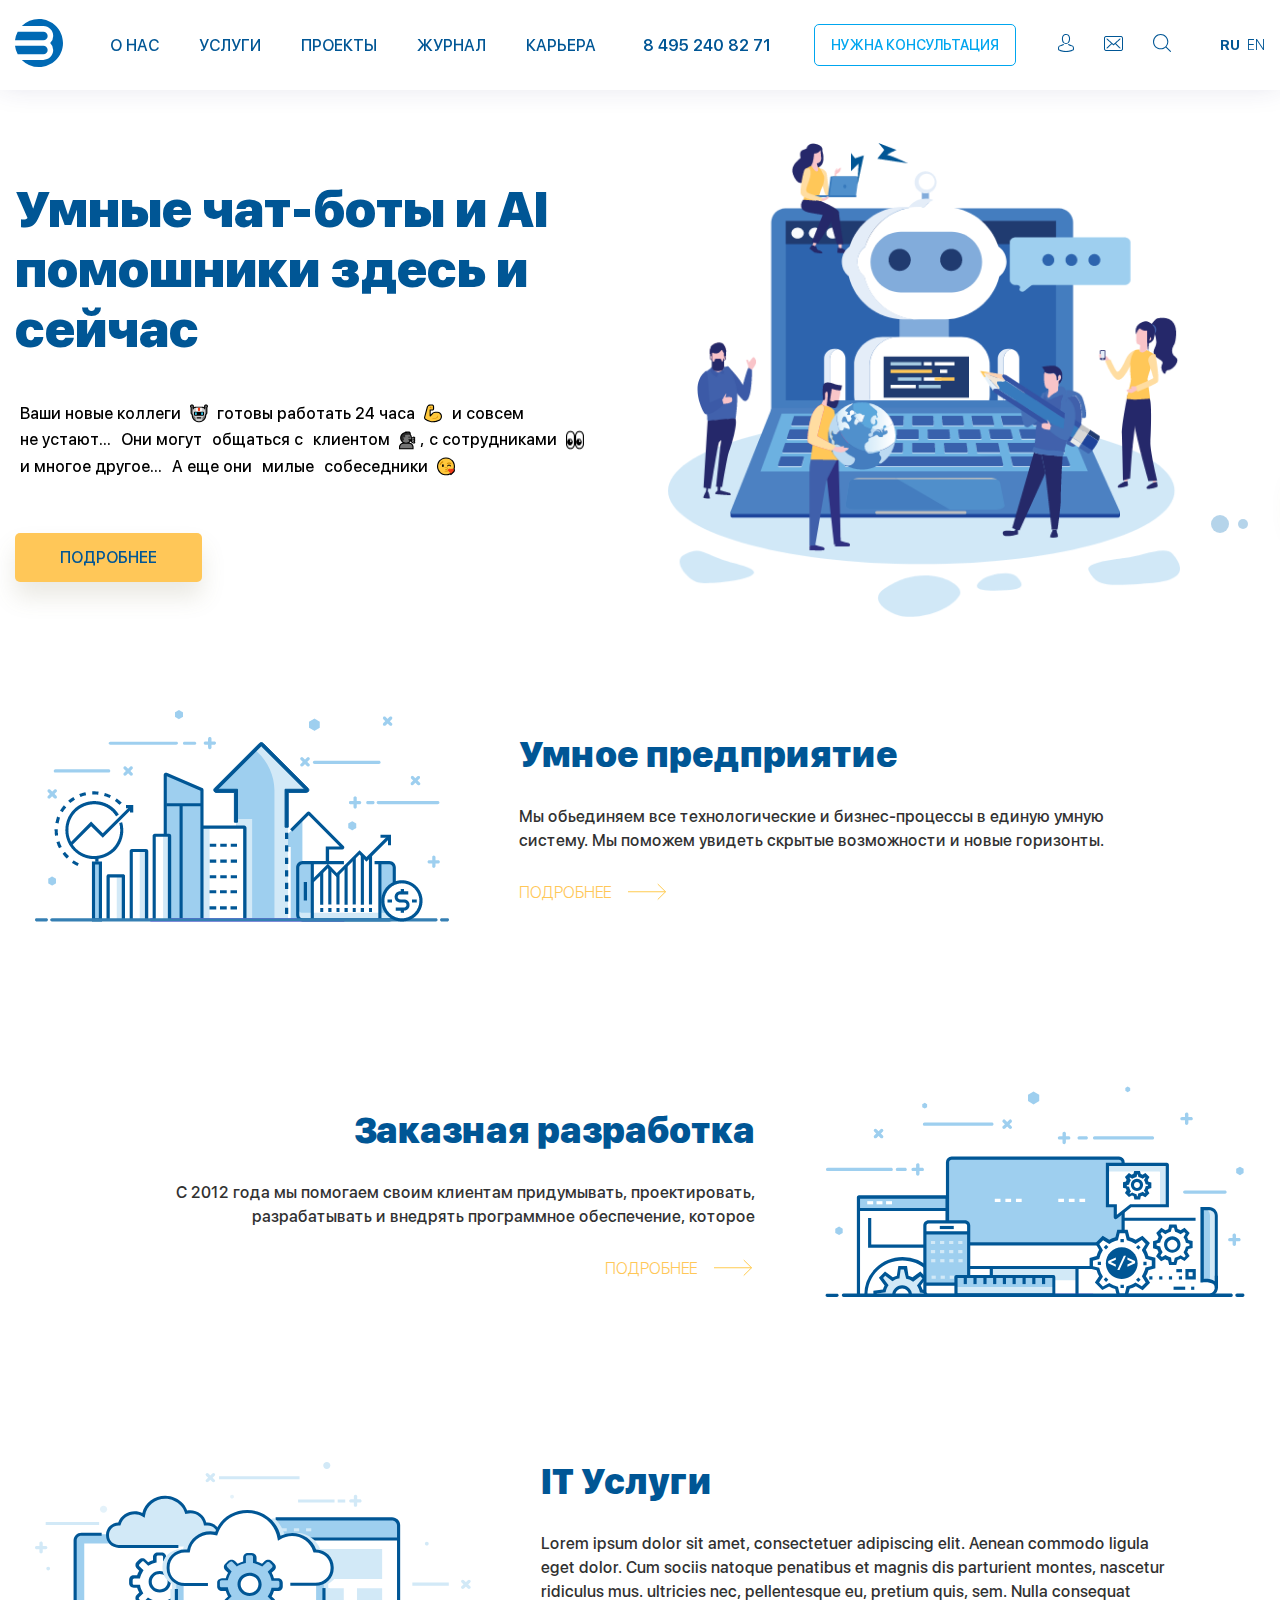
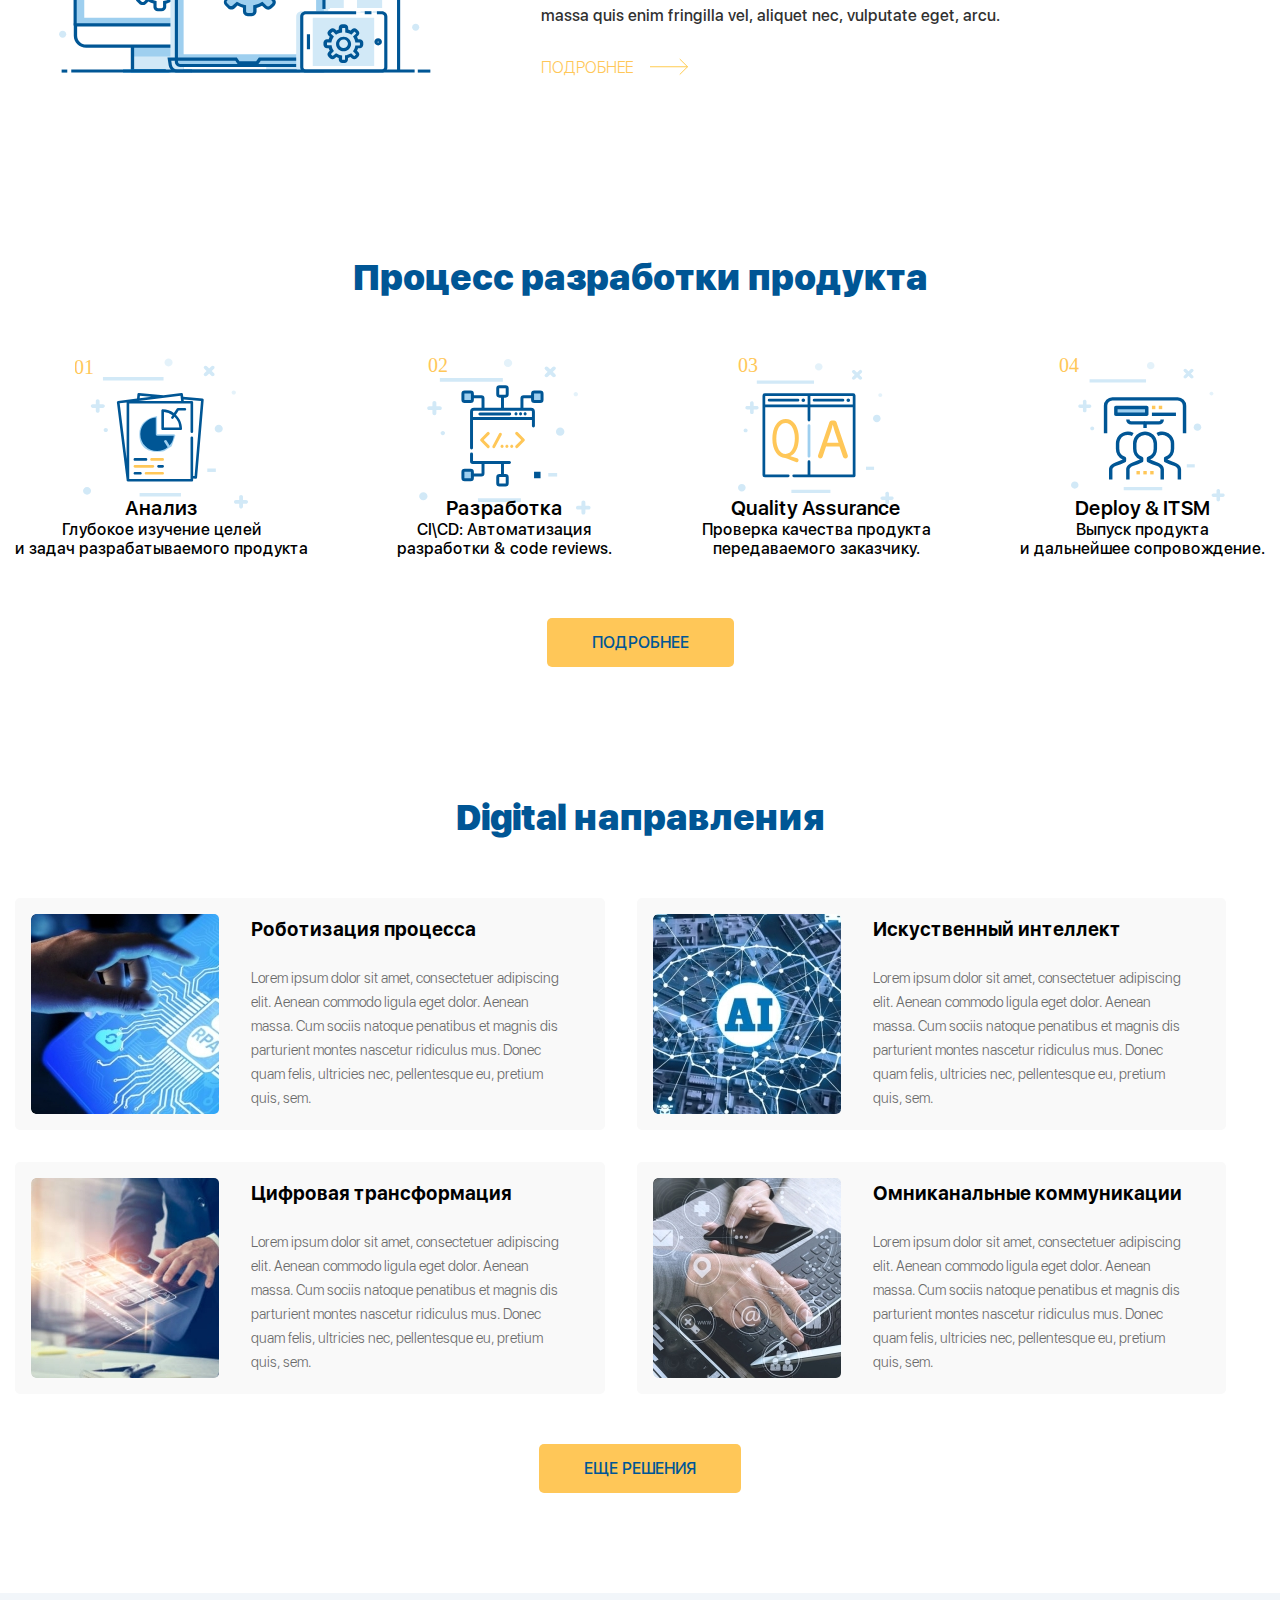
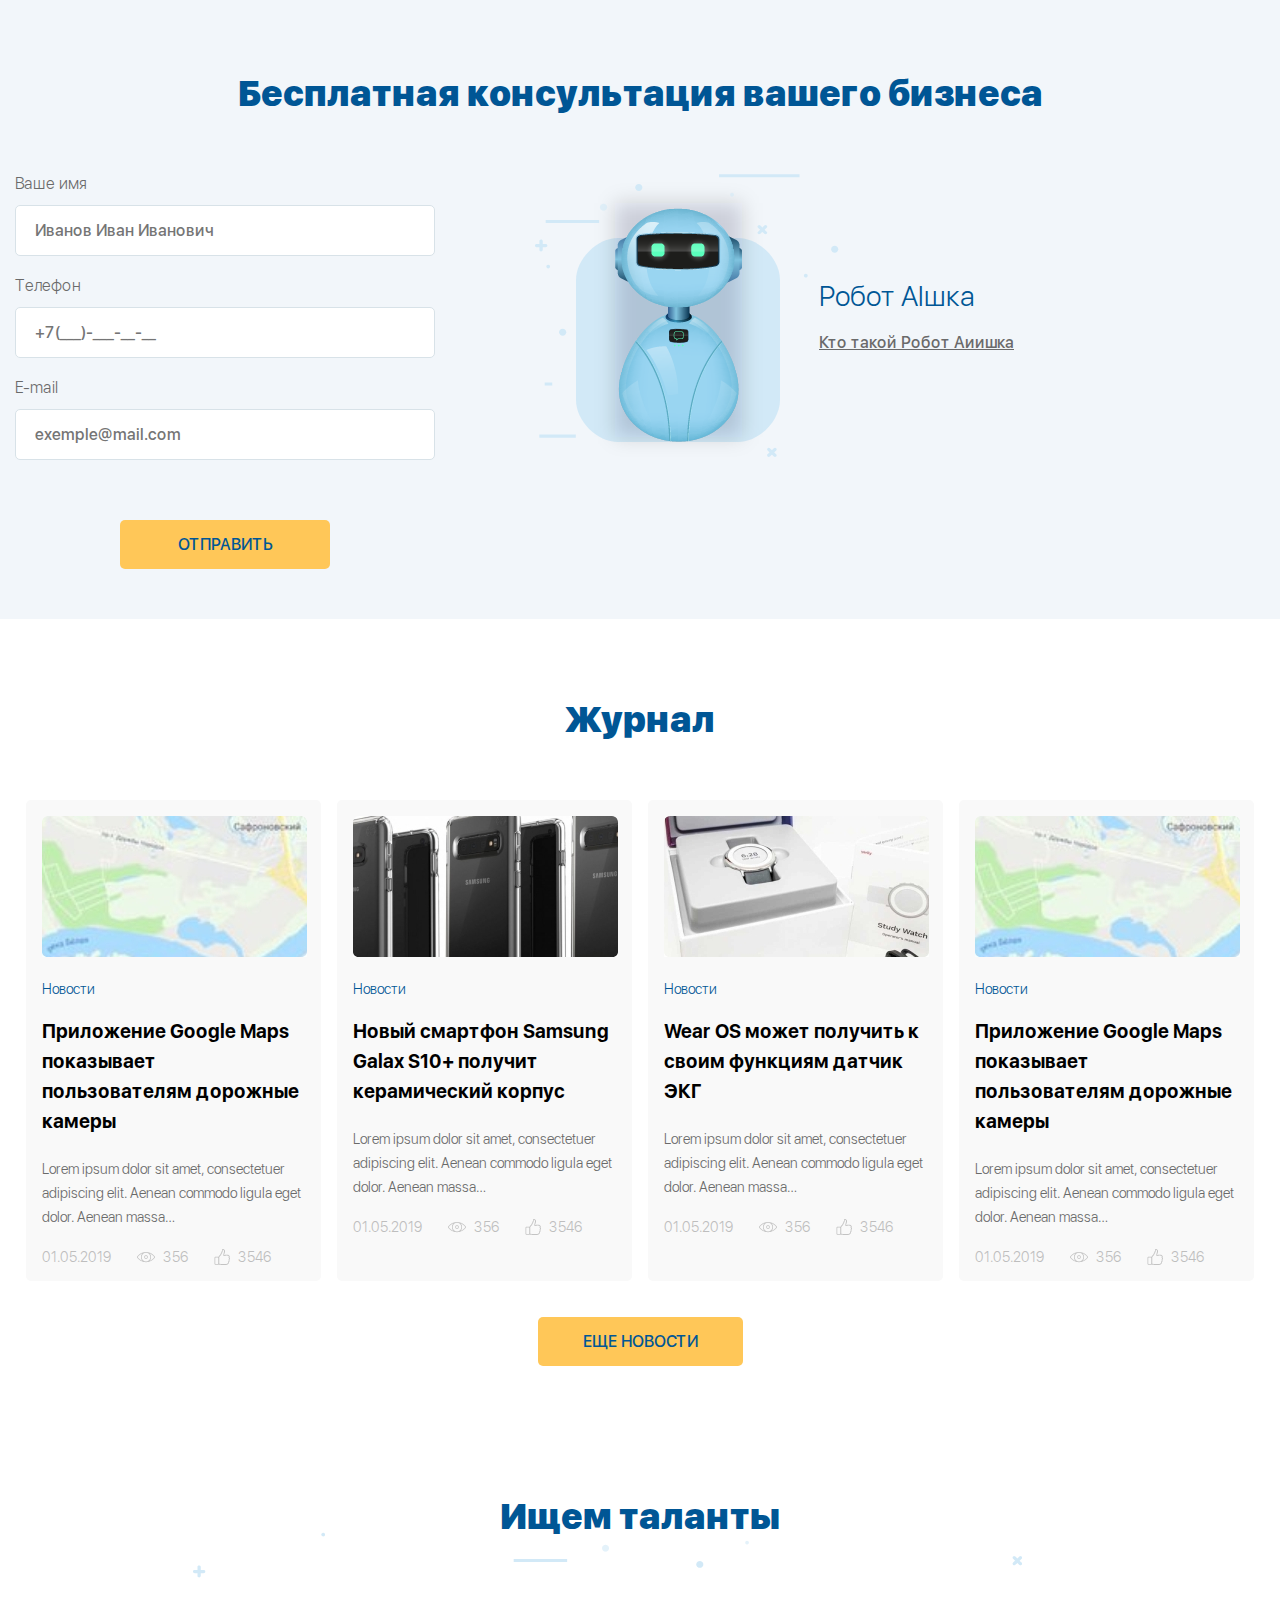
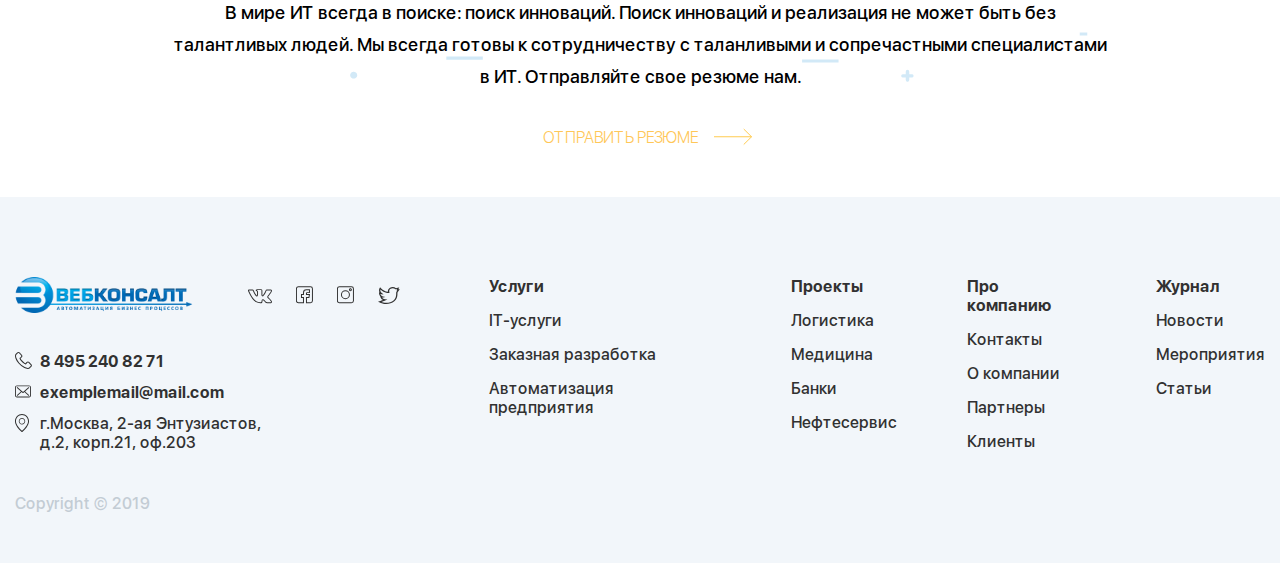
<file: index.html>
<!DOCTYPE html>
<html lang="en">
<head>
  <meta charset="UTF-8">
  <meta name="viewport" content="width=device-width, initial-scale=1.0">
  <title>WebConsalt</title>
  <link rel="stylesheet" href="css/main.css">
  <link rel="stylesheet" href="https://use.fontawesome.com/releases/v5.7.2/css/all.css" integrity="sha384-fnmOCqbTlWIlj8LyTjo7mOUStjsKC4pOpQbqyi7RrhN7udi9RwhKkMHpvLbHG9Sr" crossorigin="anonymous">
</head>
<body>
  <div class="wrapper">

    <header class="header">
      <div class="container container_table">
        <a href="tel:84952408271" class="tel">8 495 240 82 71</a>

        <div class="icon-wrap">

          <a href="#">
            <img src="img/Path_4.svg" alt="">
          </a>

          <a href="contacts.html">
            <img src="img/2-layers.png" alt="">
          </a>

          <a href="#" class="searchShow">
            <img src="img/Path_7.svg" alt="">
          </a>

          <form action="#" class="search">
            <div class="search__wrap">
              <input class="search__input" type="text" name="search">
              <button class="search__btn" type="submit"></button>
            </div>
          </form>
        </div>
      </div>

      <div class="container headerFixed">
        <div class="logo">
          <a href="index.html">
            <img src="img/logo.svg" alt="">
          </a>
        </div>

        <nav class="nav">
          <ul class="nav__list">
            <li class="nav__item"><a href="about.html" class="nav__link">О нас</a></li>
            <li class="nav__item"><a href="services.html" class="nav__link">Услуги</a></li>
            <li class="nav__item"><a href="it.html" class="nav__link">Проекты</a></li>
            <li class="nav__item"><a href="magazine.html" class="nav__link">Журнал</a></li>
            <li class="nav__item"><a href="service-banners.html" class="nav__link">Карьера</a></li>
          </ul>
        </nav>
        

        <a href="tel:84952408271" class="tel">8 495 240 82 71</a>

        <a href="contacts.html" class="consult">НУЖНА КОНСУЛЬТАЦИЯ</a>

        <div class="icon-wrap">

          <a href="#">
            <img src="img/Path_4.svg" alt="">
          </a>

          <a href="contacts.html">
            <img src="img/2-layers.png" alt="">
          </a>

          <a href="#" class="searchShow">
            <img src="img/Path_7.svg" alt="">
          </a>

          <form action="#" class="search">
            <div class="search__wrap">
              <input class="search__input" type="text" name="search">
              <button class="search__btn" type="submit"></button>
            </div>
          </form>
        </div>

        <div class="lang">
          <a href="#" class="lang__link lang__link_active">RU</a>
          <a href="#" class="lang__link">EN</a>
        </div>


        <div class="burger-opener">
          <svg class="ham hamRotate ham1" viewBox="0 0 100 100" width="80" onclick="this.classList.toggle('active')">
            <path
            class="line top"
            d="m 30,33 h 40 c 0,0 9.044436,-0.654587 9.044436,-8.508902 0,-7.854315 -8.024349,-11.958003 -14.89975,-10.85914 -6.875401,1.098863 -13.637059,4.171617 -13.637059,16.368042 v 40" />
            <path
            class="line middle"
            d="m 30,50 h 40" />
            <path
            class="line bottom"
            d="m 30,67 h 40 c 12.796276,0 15.357889,-11.717785 15.357889,-26.851538 0,-15.133752 -4.786586,-27.274118 -16.667516,-27.274118 -11.88093,0 -18.499247,6.994427 -18.435284,17.125656 l 0.252538,40" />
          </svg>
        </div>
      </div>

    </header>

    <main class="main">

      <section class="intro-section">

        <div class="main-slider">
          <div class="slide" style="background-image: url('img/slide111.png');">
            <div class="slide__holder">
              <div class="slide__info">
                <h2 class="slide__title">Умные чат-боты и AI помошники здесь и сейчас</h2>
                <div class="slide__main-text">
                  <span>Ваши новые коллеги</span> 
                  <img src="img/1-1.png" alt="">
                  <span>готовы работать 24 часа</span> 
                  <img src="img/1-2.png" alt="">
                  <span>и совсем</span> 
                  <span>не устают...</span>
                  <span>Они могут</span>
                  <span>общаться с</span>
                  <span>клиентом</span>
                  <img src="img/1-3.png" alt=""> , 
                  <span>с сотрудниками</span>
                  <img src="img/1-4.png" alt="">
                  <span>и многое другое...</span> 
                  <span>А еще они</span> 
                  <span>милые</span> 
                  <span>собеседники</span> 
                  <img src="img/1-5.png" alt="">
                </div>
                <a href="#" class="orange-btn orange-btn_shadow">ПОДРОБНЕЕ</a>
              </div>
            </div>
          </div> 
          <div class="slide" style="background-image: url('img/slide222.png');">
            <div class="slide__holder">
              <div class="slide__info">
                <h2 class="slide__title">Умное предприятие</h2>
                <p class="slide__text">Lorem ipsum dolor sit amet, consectetuer adipiscing elit. Aenean commodo ligula eget dolor. Aenean massa. Cum sociis natoque penatibus et magnis dis parturient montes, nascetur ridiculus mus.</p>
                <a href="#" class="orange-btn orange-btn_shadow">ПОДРОБНЕЕ</a>
              </div>
            </div>
          </div> 
        </div>
      </section>

      <section class="services-section section-padding">
        <div class="container">
          <div class="services">
            <div class="services__img">
              <img src="img/arrov.png" alt="">
            </div>
            <div class="services__wrapp">
              <h2 class="services__title">Умное предприятие</h2>
              <p class="services__paragraph">Мы обьединяем все технологические и бизнес-процессы в единую умную систему.
              Мы поможем увидеть скрытые возможности и новые горизонты.</p>
              <a href="#" class="services__btn">ПОДРОБНЕЕ</a>
            </div>
          </div>
          <div class="services">
            <div class="services__img">
              <img src="img/comp.svg" alt="">
            </div>
            <div class="services__wrapp">
              <h2 class="services__title">Заказная разработка</h2>
              <p class="services__paragraph">С 2012 года мы помогаем своим клиентам придумывать, проектировать, 
              разрабатывать и внедрять программное обеспечение, которое</p>
              <a href="#" class="services__btn">ПОДРОБНЕЕ</a>
            </div>
          </div>
          <div class="services">
            <div class="services__img">
              <img src="img/compseting.svg" alt="">
            </div>
            <div class="services__wrapp">
              <h2 class="services__title">IT Услуги</h2>
              <p class="services__paragraph">Lorem ipsum dolor sit amet, consectetuer adipiscing elit. Aenean commodo ligula eget dolor.
                Cum sociis natoque penatibus et magnis dis parturient montes, nascetur ridiculus mus.
                ultricies nec, pellentesque eu, pretium quis, sem. Nulla consequat massa quis enim
              fringilla vel, aliquet nec, vulputate eget, arcu.</p>
              <a href="#" class="services__btn">ПОДРОБНЕЕ</a>
            </div>
          </div>
        </div>
      </section>

      <section class="process-section section-padding">
        <div class="container">
          <h2 class="section-title">Процесс разработки продукта</h2>

          <div class="process-wrapp">

            <div class="process">
              <div class="process__img">
                <img src="img/process.svg" alt="">
              </div>
              <div class="process__content-wrap">
                <span class="process__title">Анализ</span>
                <p class="process__text">Глубокое изучение целей <br>
                и задач разрабатываемого продукта</p>
              </div>
            </div>

            <div class="process">
              <div class="process__img">
                <img src="img/process2.svg" alt="">
              </div>
              <div class="process__content-wrap">
                <span class="process__title">Разработка</span>
                <p class="process__text">CI\CD: Автоматизация <br>
                разработки & code reviews.</p>
              </div>
            </div>

            <div class="process">
              <div class="process__img">
                <img src="img/process3.svg" alt="">
              </div>
              <div class="process__content-wrap">
                <span class="process__title">Quality Assurance</span>
                <p class="process__text">Проверка качества продукта <br>
                передаваемого заказчику.</p>
              </div>
            </div>

            <div class="process">
              <div class="process__img">
                <img src="img/process4.svg" alt="">
              </div>
              <div class="process__content-wrap">
                <span class="process__title">Deploy & ITSM</span> 
                <p class="process__text">Выпуск продукта <br>
                и дальнейшее сопровождение.</p>
              </div>
            </div>
          </div>

          <a href="#" class="orange-btn">Подробнее</a>
        </div>
      </section>

      <section class="digital-section section-padding">
        <div class="container">

          <h2 class="section-title">Digital направления</h2>

          <div class="digital-wrapp">

            <a href="#" class="digital">
              <div class="digital__img">
                <img src="img/digital1.jpg" alt="">
              </div>
              <div class="digital__info">
                <h3 class="digital__title">Роботизация процесса</h3>
                <p class="digital__text">Lorem ipsum dolor sit amet, consectetuer adipiscing elit.
                  Aenean commodo ligula eget dolor. Aenean massa. Cum
                  sociis natoque penatibus et magnis dis parturient montes
                  nascetur ridiculus mus. Donec quam felis, ultricies nec,
                pellentesque eu, pretium quis, sem. </p>
              </div>
            </a>

            <a href="#" class="digital">
              <div class="digital__img">
                <img src="img/digital2.jpg" alt="">
              </div>
              <div class="digital__info">
                <h3 class="digital__title">Искуственный интеллект</h3>
                <p class="digital__text">Lorem ipsum dolor sit amet, consectetuer adipiscing elit.
                  Aenean commodo ligula eget dolor. Aenean massa. Cum
                  sociis natoque penatibus et magnis dis parturient montes
                  nascetur ridiculus mus. Donec quam felis, ultricies nec,
                pellentesque eu, pretium quis, sem. </p>
              </div>
            </a>

            <a href="#" class="digital">
              <div class="digital__img">
                <img src="img/digital3.jpg" alt="">
              </div>
              <div class="digital__info">
                <h3 class="digital__title">Цифровая трансформация</h3>
                <p class="digital__text">Lorem ipsum dolor sit amet, consectetuer adipiscing elit.
                  Aenean commodo ligula eget dolor. Aenean massa. Cum
                  sociis natoque penatibus et magnis dis parturient montes
                  nascetur ridiculus mus. Donec quam felis, ultricies nec,
                pellentesque eu, pretium quis, sem. </p>
              </div>
            </a>

            <a href="#" class="digital">
              <div class="digital__img">
                <img src="img/digital4.jpg" alt="">
              </div>
              <div class="digital__info">
                <h3 class="digital__title">Омниканальные коммуникации</h3>
                <p class="digital__text">Lorem ipsum dolor sit amet, consectetuer adipiscing elit.
                  Aenean commodo ligula eget dolor. Aenean massa. Cum
                  sociis natoque penatibus et magnis dis parturient montes
                  nascetur ridiculus mus. Donec quam felis, ultricies nec,
                  pellentesque eu, pretium quis, sem. 
                </p>
              </div>
            </a>

          </div>

          <a href="#" class="orange-btn">Еще решения</a>

        </div>
      </section>

      <section class="robot-section section-padding">
        <div class="container">

          <h2 class="section-title">Бесплатная консультация вашего бизнеса</h2>

          <div class="contact-wrapp">

            <form action="#" class="contact-form">
              <span class="form-name">Ваше имя</span>
              <input placeholder="Иванов Иван Иванович" type="text" class="contact-input">
              <span class="form-name">Телефон</span>
              <input placeholder="+7(___)-___-__-__" type="text" class="contact-input">
              <span class="form-name">E-mail</span>
              <input placeholder="exemple@mail.com" type="text" class="contact-input">
              <button type="submit" class="orange-btn">Отправить</button> 
            </form>

            <div class="contact-bot">
              <img src="img/robot.svg" alt="">
              <div class="contact-infobot">
                <h3>Робот AIшка</h3>
                <a href="#">Кто такой Робот Аиишка</a>
              </div>
            </div>

          </div>
        </div>
      </section>

      <section class="magazine-section section-padding">
        <h2 class="section-title">Журнал</h2>

        <div class="container">

          <div class="magazine-wrap">

            <a href="news.html" class="magazine">
              <div class="magazine__img">
                <img src="img/imgMap.jpg" alt="">
              </div>
              <span class="magazine__news">Новости</span>
              <h3 class="magazine__title">Приложение Google Maps
                показывает пользователям
              дорожные камеры</h3>
              <p class="magazine__text">Lorem ipsum dolor sit amet, consectetuer
                adipiscing elit. Aenean commodo ligula
              eget dolor. Aenean massa…</p>
              <div class="magazine__dataWrap">
                <span class="magazine__data">01.05.2019</span>
                <span class="magazine__viwes">
                  <img src="img/eye.png" alt="">
                  <span class="magazine__box">356</span>
                </span>
                <span class="magazine__viwes">
                  <img src="img/like.png" alt="">
                  <span class="magazine__box">3546</span>
                </span>
              </div>
            </a>

            <a href="news.html" class="magazine">
              <div class="magazine__img">
                <img src="img/Imagtell.jpg" alt="">
              </div>
              <span class="magazine__news">Новости</span>
              <h3 class="magazine__title">Новый смартфон Samsung
                Galax S10+ получит
              керамический корпус</h3>
              <p class="magazine__text">Lorem ipsum dolor sit amet, consectetuer
                adipiscing elit. Aenean commodo ligula
              eget dolor. Aenean massa…</p>
              <div class="magazine__dataWrap">
                <span class="magazine__data">01.05.2019</span>
                <span class="magazine__viwes">
                  <img src="img/eye.png" alt="">
                  <span class="magazine__box">356</span>
                </span>
                <span class="magazine__viwes">
                  <img src="img/like.png" alt="">
                  <span class="magazine__box">3546</span>
                </span>
              </div>
            </a>

            <a href="news.html" class="magazine">
              <div class="magazine__img">
                <img src="img/Imagmed.jpg" alt="">
              </div>
              <span class="magazine__news">Новости</span>
              <h3 class="magazine__title">Wear OS может получить
                к своим функциям
              датчик ЭКГ</h3>
              <p class="magazine__text">Lorem ipsum dolor sit amet, consectetuer
                adipiscing elit. Aenean commodo ligula
              eget dolor. Aenean massa…</p>
              <div class="magazine__dataWrap">
                <span class="magazine__data">01.05.2019</span>
                <span class="magazine__viwes">
                  <img src="img/eye.png" alt="">
                  <span class="magazine__box">356</span>
                </span>
                <span class="magazine__viwes">
                  <img src="img/like.png" alt="">
                  <span class="magazine__box">3546</span>
                </span>
              </div>
            </a>

            <a href="news.html" class="magazine">
              <div class="magazine__img">
                <img src="img/imgMap.jpg" alt="">
              </div>
              <span class="magazine__news">Новости</span>
              <h3 class="magazine__title">Приложение Google Maps
                показывает пользователям
              дорожные камеры</h3>
              <p class="magazine__text">Lorem ipsum dolor sit amet, consectetuer
                adipiscing elit. Aenean commodo ligula
              eget dolor. Aenean massa…</p>
              <div class="magazine__dataWrap">
                <span class="magazine__data">01.05.2019</span>
                <span class="magazine__viwes">
                  <img src="img/eye.png" alt="">
                  <span class="magazine__box">356</span>
                </span>
                <span class="magazine__viwes">
                  <img src="img/like.png" alt="">
                  <span class="magazine__box">3546</span>
                </span>
              </div>
            </a>

          </div>

          <a href="#" class="orange-btn">Еще новости</a>
        </div>
      </section>

      <section class="talents-section section-padding">
        <div class="container">
          <div class="talents-wrap">
            <h2 class="section-title">Ищем таланты</h2>
            <p class="talents-paragraph">В мире ИТ всегда в поиске: поиск инноваций. Поиск инноваций и реализация не может быть без талантливых людей. Мы всегда готовы к сотрудничеству с таланливыми и сопречастными специалистами в ИТ. Отправляйте свое резюме нам.</p>
            <a href="#" class="talents-btn">ОТПРАВИТЬ РЕЗЮМЕ</a>
          </div>
        </div>
      </section>
    </main>

    <footer class="footer section-padding">
      <div class="container">
        <div class="footer-wrapp">

          <div class="footer-contact">

            <div class="footer-logo">
              <a href="#" class="footer-logo-link">
                <img src="img/WEBCONSULT.svg" alt="">
              </a>

              <div class="footer-soc">
                <a href="#" class="footer-soc-link"><img src="img/vk.svg" alt=""></a>
                <a href="#" class="footer-soc-link"><img src="img/fb.svg" alt=""></a>
                <a href="#" class="footer-soc-link"><img src="img/instagram.svg" alt=""></a>
                <a href="#" class="footer-soc-link"><img src="img/twitter.svg" alt=""></a>
              </div>
            </div>

            <div class="footer-form">
              <a href="#" class="footer-link footer-tell">8 495 240 82 71</a>
              <a href="#" class="footer-link footer-email">exemplemail@mail.com</a>
              <a href="#" class="footer-link footer-adress">г.Москва, 2-ая Энтузиастов, д.2, корп.21, оф.203</a>
            </div>

            <div class="footerNav footerNav_tablet">
              <a href="#" class="footerNav__link">Услуги</a>
              <a href="#" class="footerNav__link">Проекты</a>
              <a href="#" class="footerNav__link">Журнал</a>
              <a href="#" class="footerNav__link">Про компанию</a>
            </div>

            <p class="copyright">Copyright © 2019</p>
          </div>
          <div class="footerNavWrap">
            <div class="footerNav">
              <h3 class="footerNav__title">Услуги</h3>
              <a href="#" class="footerNav__link">IT-услуги</a>
              <a href="#" class="footerNav__link">Заказная разработка</a>
              <a href="#" class="footerNav__link">Автоматизация предприятия</a>
            </div>

            <div class="footerNav">
              <h3 class="footerNav__title">Проекты</h3>
              <a href="#" class="footerNav__link">Логистика</a>
              <a href="#" class="footerNav__link">Медицина</a>
              <a href="#" class="footerNav__link">Банки</a>
              <a href="#" class="footerNav__link">Нефтесервис</a>
            </div>

            <div class="footerNav">
              <h3 class="footerNav__title">Про компанию</h3>
              <a href="contacts.html" class="footerNav__link">Контакты</a>
              <a href="#" class="footerNav__link">О компании</a>
              <a href="#" class="footerNav__link">Партнеры</a>
              <a href="#" class="footerNav__link">Клиенты</a>
            </div>

            <div class="footerNav">
              <h3 class="footerNav__title">Журнал</h3>
              <a href="#" class="footerNav__link">Новости</a>
              <a href="#" class="footerNav__link">Мероприятия</a>
              <a href="#" class="footerNav__link">Статьи</a>
            </div>
          </div>
        </div>
      </div>
    </footer>

  </div>
  <script src="js/jquery-3.3.1.min.js"></script>
  <script src="js/slick-js.js"></script>
  <script src="js/slider.js"></script>
  <script src="js/main.js"></script>

</body>
</html>
</file>
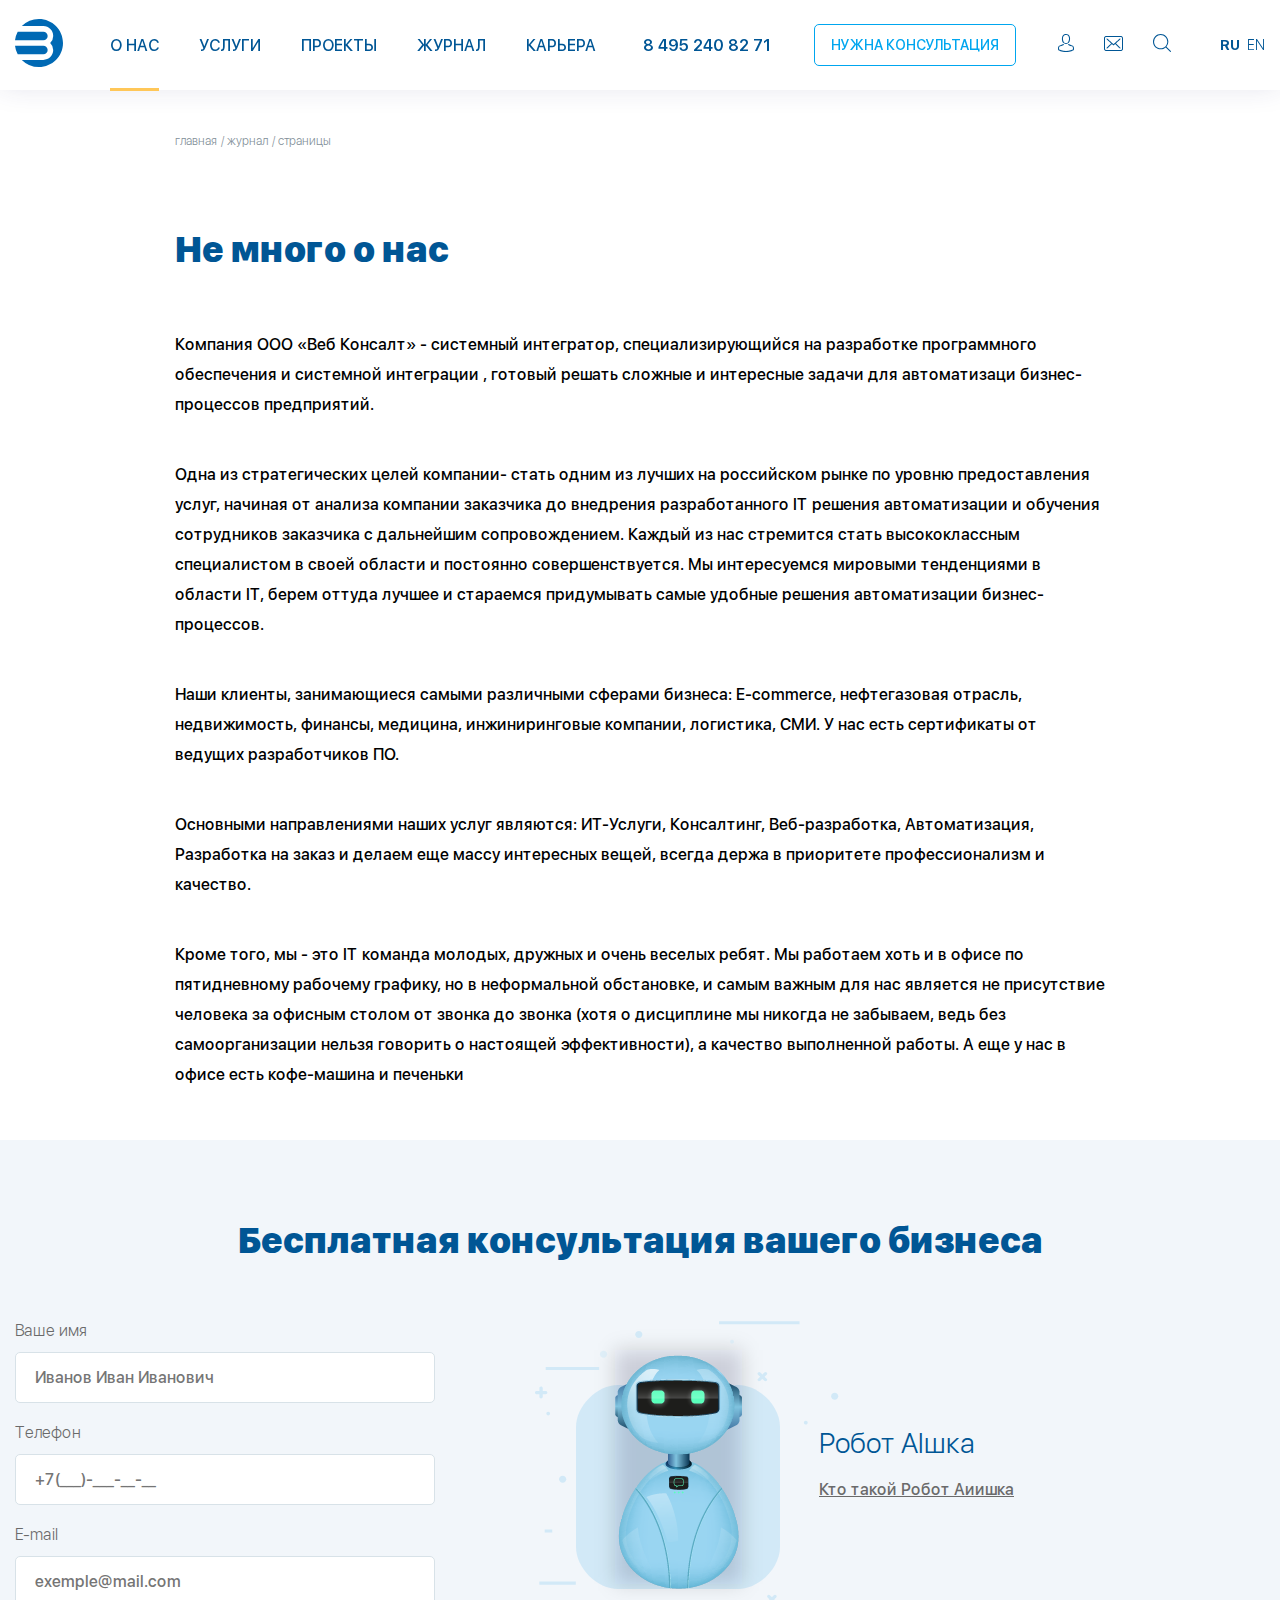
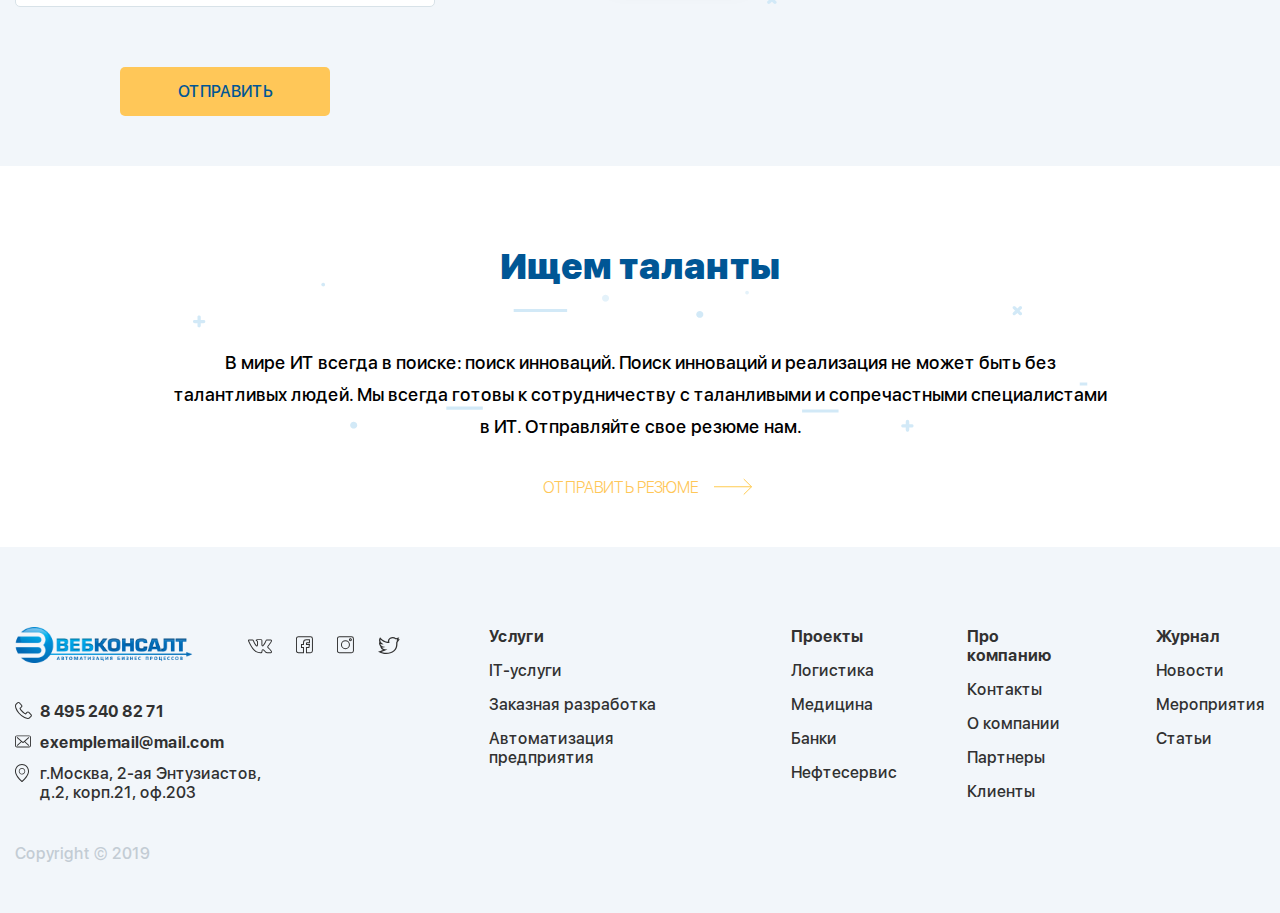
<file: about.html>
<!DOCTYPE html>
<html lang="en">
<head>
  <meta charset="UTF-8">
  <meta name="viewport" content="width=device-width, initial-scale=1.0">
  <title>WebConsalt</title>
  <link rel="stylesheet" href="css/main.css">
  <link rel="stylesheet" href="https://use.fontawesome.com/releases/v5.7.2/css/all.css" integrity="sha384-fnmOCqbTlWIlj8LyTjo7mOUStjsKC4pOpQbqyi7RrhN7udi9RwhKkMHpvLbHG9Sr" crossorigin="anonymous">
</head>
<body>
  <div class="wrapper">

    <header class="header">
      <div class="container container_table">
        <a href="tel:84952408271" class="tel">8 495 240 82 71</a>

        <div class="icon-wrap">

          <a href="#">
            <img src="img/Path_4.svg" alt="">
          </a>

          <a href="#">
            <img src="img/2-layers.png" alt="">
          </a>

          <a href="#" class="searchShow">
            <img src="img/Path_7.svg" alt="">
          </a>

          <form action="#" class="search">
            <div class="search__wrap">
              <input class="search__input" type="text" name="search">
              <button class="search__btn" type="submit"></button>
            </div>
          </form>
        </div>
      </div>
      <div class="container headerFixed">

        <div class="logo">
          <a href="index.html">
            <img src="img/logo.svg" alt="">
          </a>
        </div>

        <nav class="nav">
          <ul class="nav__list">
            <li class="nav__item"><a href="about.html" class="nav__link nav__link_active">О нас</a></li>
            <li class="nav__item"><a href="services.html" class="nav__link">Услуги</a></li>
            <li class="nav__item"><a href="it.html" class="nav__link">Проекты</a></li>
            <li class="nav__item"><a href="magazine.html" class="nav__link">Журнал</a></li>
            <li class="nav__item"><a href="service-banners.html" class="nav__link">Карьера</a></li>
          </ul>
        </nav>
        

        <a href="tel:84952408271" class="tel">8 495 240 82 71</a>

        <a href="contacts.html" class="consult">НУЖНА КОНСУЛЬТАЦИЯ</a>

        <div class="icon-wrap">

          <a href="#">
            <img src="img/Path_4.svg" alt="">
          </a>

          <a href="#">
            <img src="img/2-layers.png" alt="">
          </a>

          <a href="#" class="searchShow">
            <img src="img/Path_7.svg" alt="">
          </a>

          <form action="#" class="search">
            <div class="search__wrap">
              <input class="search__input" type="text" name="search">
              <button class="search__btn" type="submit"></button>
            </div>
          </form>
        </div>

        <div class="lang">
          <a href="#" class="lang__link lang__link_active">RU</a>
          <a href="#" class="lang__link">EN</a>
        </div>


        <div class="burger-opener">
          <svg class="ham hamRotate ham1" viewBox="0 0 100 100" width="80" onclick="this.classList.toggle('active')">
            <path
            class="line top"
            d="m 30,33 h 40 c 0,0 9.044436,-0.654587 9.044436,-8.508902 0,-7.854315 -8.024349,-11.958003 -14.89975,-10.85914 -6.875401,1.098863 -13.637059,4.171617 -13.637059,16.368042 v 40" />
            <path
            class="line middle"
            d="m 30,50 h 40" />
            <path
            class="line bottom"
            d="m 30,67 h 40 c 12.796276,0 15.357889,-11.717785 15.357889,-26.851538 0,-15.133752 -4.786586,-27.274118 -16.667516,-27.274118 -11.88093,0 -18.499247,6.994427 -18.435284,17.125656 l 0.252538,40" />
          </svg>
        </div>

      </div>
    </header>

    <main class="main main-padding">
      <div class="pegeNav pegeNav_short">
        <div class="container">
          <a href="#">главная</a>
          <span> / </span>
          <a href="#">журнал</a>
          <span> / </span>
          <a href="#">страницы</a>
        </div>
      </div>

      <section class="about-section section-padding">
        <div class="container">
          <h2 class="section-title">Не много о нас</h2>

          <p>Компания ООО «Веб Консалт» - системный интегратор, специализирующийся на разработке программного обеспечения
          и системной интеграции , готовый решать сложные и интересные задачи для автоматизаци  бизнес-процессов предприятий.</p>

          <p>Одна из стратегических целей компании- стать одним из лучших на российском рынке по уровню предоставления
            услуг, начиная от анализа компании заказчика до внедрения разработанного IT решения автоматизации и обучения
            сотрудников заказчика с дальнейшим сопровождением. Каждый из нас стремится стать высококлассным специалистом
            в своей области и постоянно совершенствуется. Мы интересуемся мировыми тенденциями в области IT, берем оттуда
          лучшее и стараемся придумывать самые удобные решения автоматизации бизнес-процессов.</p>

          <p>Наши клиенты, занимающиеся самыми различными сферами бизнеса: E-commerce, нефтегазовая отрасль, недвижимость,
          финансы, медицина, инжиниринговые компании, логистика, СМИ. У нас есть сертификаты от ведущих разработчиков ПО.</p>

          <p>Основными направлениями наших услуг являются: ИТ-Услуги, Консалтинг, Веб-разработка, Автоматизация, Разработка
          на заказ и делаем еще массу интересных вещей, всегда держа в приоритете профессионализм и качество. </p>

          <p>Кроме того, мы - это IT команда молодых, дружных и очень веселых ребят. Мы работаем хоть и в офисе по пятидневному
            рабочему графику, но в неформальной обстановке, и самым важным для нас является не присутствие человека за офисным
            столом от звонка до звонка (хотя о дисциплине мы никогда не забываем, ведь без самоорганизации нельзя говорить
          о настоящей эффективности), а качество выполненной работы. А еще у нас в офисе есть кофе-машина и печеньки</p>
        </div>
      </section>

      <section class="robot-section section-padding">
        <div class="container">

          <h2 class="section-title">Бесплатная консультация вашего бизнеса</h2>

          <div class="contact-wrapp">

            <form action="#" class="contact-form">
              <span class="form-name">Ваше имя</span>
              <input placeholder="Иванов Иван Иванович" type="text" class="contact-input">
              <span class="form-name">Телефон</span>
              <input placeholder="+7(___)-___-__-__" type="text" class="contact-input">
              <span class="form-name">E-mail</span>
              <input placeholder="exemple@mail.com" type="text" class="contact-input">
              <button type="submit" class="orange-btn">Отправить</button> 
            </form>

            <div class="contact-bot">
              <img src="img/robot.svg" alt="">
              <div class="contact-infobot">
                <h3>Робот AIшка</h3>
                <a href="#">Кто такой Робот Аиишка</a>
              </div>
            </div>

          </div>
        </div>
      </section>

      <section class="talents-section section-padding">
        <div class="container">
          <div class="talents-wrap">
            <h2 class="section-title">Ищем таланты</h2>
            <p class="talents-paragraph">В мире ИТ всегда в поиске: поиск инноваций. Поиск инноваций и реализация не может быть без талантливых людей. Мы всегда готовы к сотрудничеству с таланливыми и сопречастными специалистами в ИТ. Отправляйте свое резюме нам.</p>
            <a href="#" class="talents-btn">ОТПРАВИТЬ РЕЗЮМЕ</a>
          </div>
        </div>
      </section>
    </main>

    <footer class="footer section-padding">
      <div class="container">
        <div class="footer-wrapp">

          <div class="footer-contact">

            <div class="footer-logo">
              <a href="#" class="footer-logo-link">
                <img src="img/WEBCONSULT.svg" alt="">
              </a>

              <div class="footer-soc">
                <a href="#" class="footer-soc-link"><img src="img/vk.svg" alt=""></a>
                <a href="#" class="footer-soc-link"><img src="img/fb.svg" alt=""></a>
                <a href="#" class="footer-soc-link"><img src="img/instagram.svg" alt=""></a>
                <a href="#" class="footer-soc-link"><img src="img/twitter.svg" alt=""></a>
              </div>
            </div>

            <div class="footer-form">
              <a href="#" class="footer-link footer-tell">8 495 240 82 71</a>
              <a href="#" class="footer-link footer-email">exemplemail@mail.com</a>
              <a href="#" class="footer-link footer-adress">г.Москва, 2-ая Энтузиастов, д.2, корп.21, оф.203</a>
            </div>

            <div class="footerNav footerNav_tablet">
              <a href="#" class="footerNav__link">Услуги</a>
              <a href="#" class="footerNav__link">Проекты</a>
              <a href="#" class="footerNav__link">Журнал</a>
              <a href="#" class="footerNav__link">Про компанию</a>
            </div>

            <p class="copyright">Copyright © 2019</p>
          </div>
          <div class="footerNavWrap">
            <div class="footerNav">
              <h3 class="footerNav__title">Услуги</h3>
              <a href="#" class="footerNav__link">IT-услуги</a>
              <a href="#" class="footerNav__link">Заказная разработка</a>
              <a href="#" class="footerNav__link">Автоматизация предприятия</a>
            </div>

            <div class="footerNav">
              <h3 class="footerNav__title">Проекты</h3>
              <a href="#" class="footerNav__link">Логистика</a>
              <a href="#" class="footerNav__link">Медицина</a>
              <a href="#" class="footerNav__link">Банки</a>
              <a href="#" class="footerNav__link">Нефтесервис</a>
            </div>

            <div class="footerNav">
              <h3 class="footerNav__title">Про компанию</h3>
              <a href="#" class="footerNav__link">Контакты</a>
              <a href="#" class="footerNav__link">О компании</a>
              <a href="#" class="footerNav__link">Партнеры</a>
              <a href="#" class="footerNav__link">Клиенты</a>
            </div>

            <div class="footerNav">
              <h3 class="footerNav__title">Журнал</h3>
              <a href="#" class="footerNav__link">Новости</a>
              <a href="#" class="footerNav__link">Мероприятия</a>
              <a href="#" class="footerNav__link">Статьи</a>
            </div>
          </div>
        </div>
      </div>
    </footer>

  </div>
  <script src="js/jquery-3.3.1.min.js"></script>
  <script src="js/slick-js.js"></script>
  <script src="js/main.js"></script>

</body>
</html>
</file>
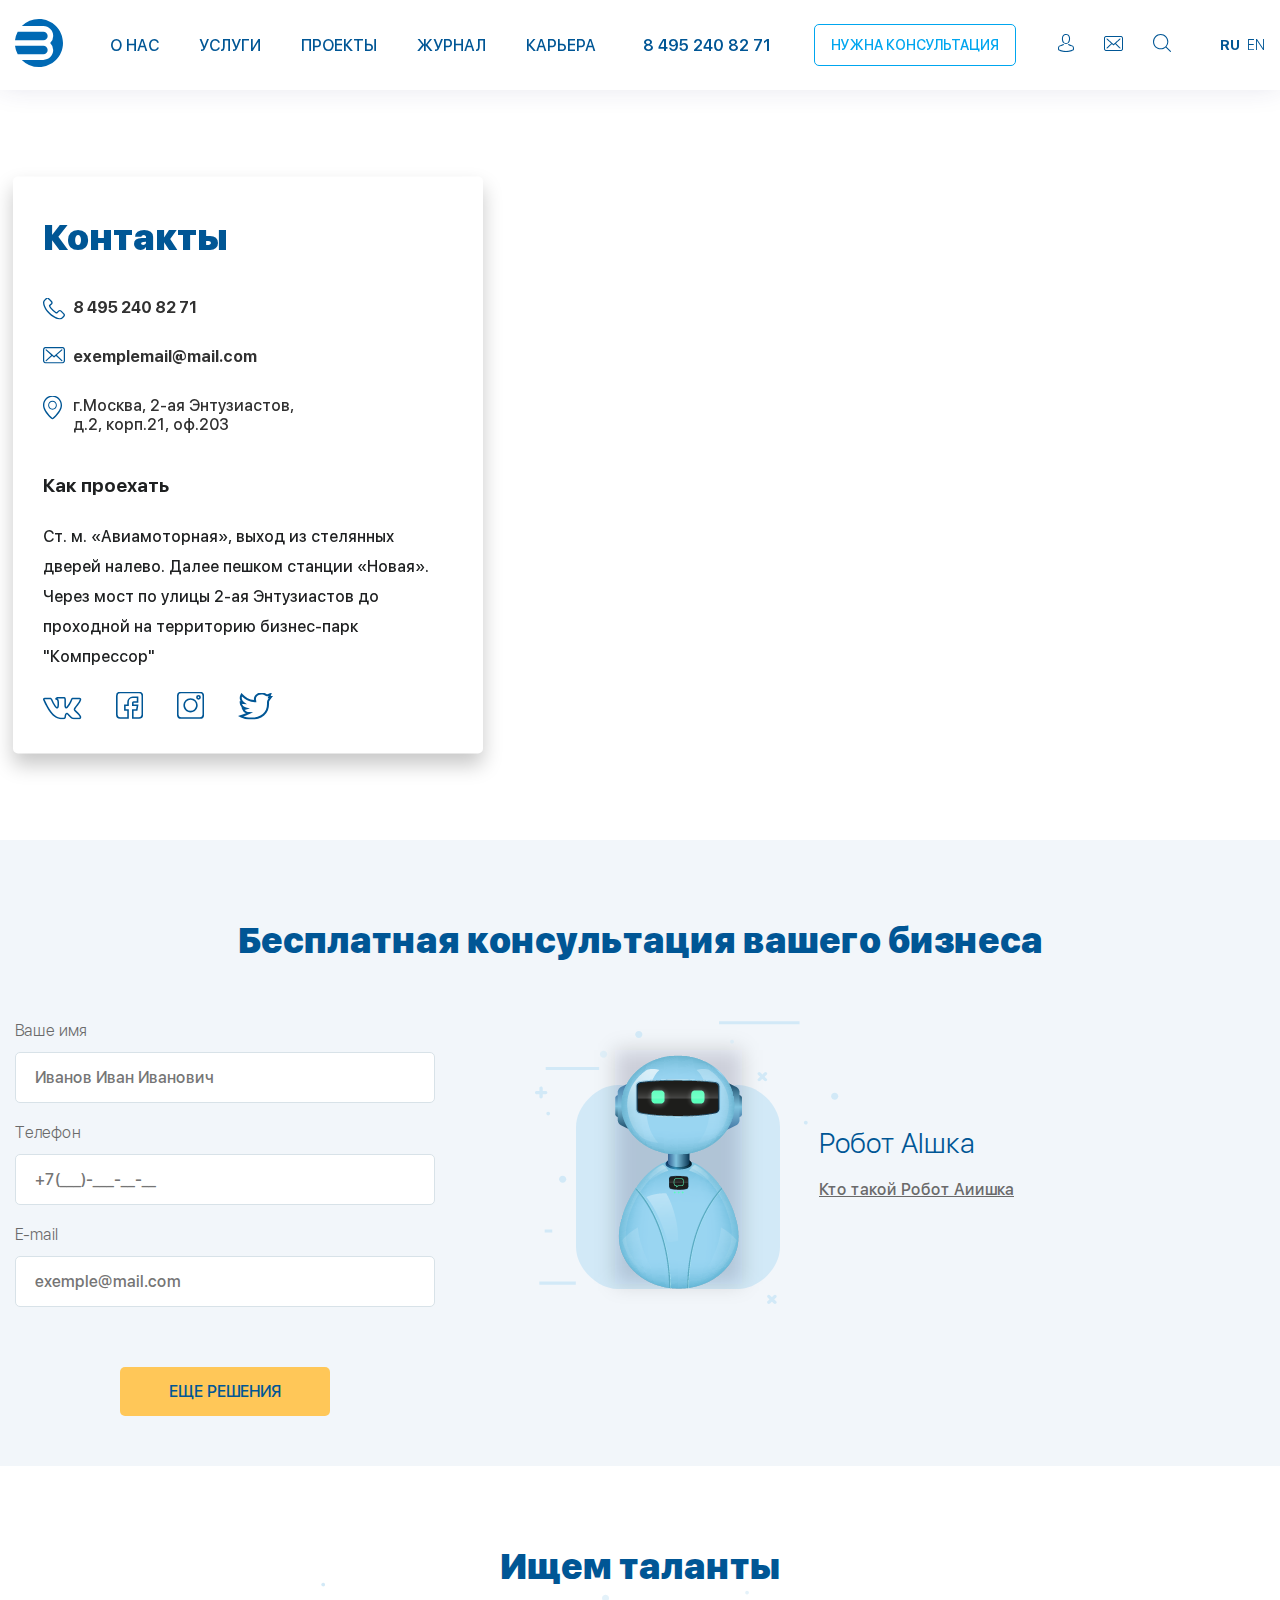
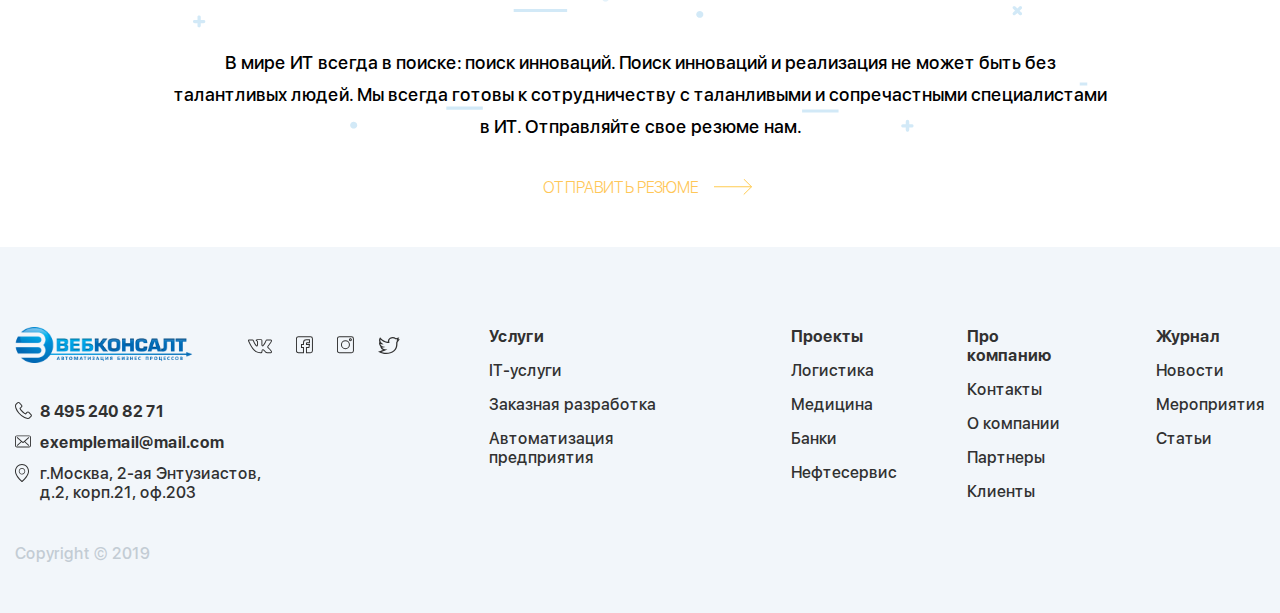
<file: contacts.html>
<!DOCTYPE html>
<html lang="en">
<head>
  <meta charset="UTF-8">
  <meta name="viewport" content="width=device-width, initial-scale=1.0">
  <title>WebConsalt</title>
  <link rel="stylesheet" href="css/main.css">
  <link rel="stylesheet" href="https://use.fontawesome.com/releases/v5.7.2/css/all.css" integrity="sha384-fnmOCqbTlWIlj8LyTjo7mOUStjsKC4pOpQbqyi7RrhN7udi9RwhKkMHpvLbHG9Sr" crossorigin="anonymous">
</head>
<body>
  <div class="wrapper">

    <header class="header">
      <div class="container container_table">
        <a href="tel:84952408271" class="tel">8 495 240 82 71</a>

        <div class="icon-wrap">

          <a href="#">
            <img src="img/Path_4.svg" alt="">
          </a>

          <a href="#">
            <img src="img/2-layers.png" alt="">
          </a>

          <a href="#" class="searchShow">
            <img src="img/Path_7.svg" alt="">
          </a>

          <form action="#" class="search">
            <div class="search__wrap">
              <input class="search__input" type="text" name="search">
              <button class="search__btn" type="submit"></button>
            </div>
          </form>
        </div>
      </div>
      <div class="container headerFixed">

        <div class="logo">
          <a href="index.html">
            <img src="img/logo.svg" alt="">
          </a>
        </div>

        <nav class="nav">
          <ul class="nav__list">
            <li class="nav__item"><a href="about.html" class="nav__link">О нас</a></li>
            <li class="nav__item"><a href="services.html" class="nav__link">Услуги</a></li>
            <li class="nav__item"><a href="it.html" class="nav__link">Проекты</a></li>
            <li class="nav__item"><a href="magazine.html" class="nav__link">Журнал</a></li>
            <li class="nav__item"><a href="service-banners.html" class="nav__link">Карьера</a></li>
          </ul>
        </nav>
        

        <a href="tel:84952408271" class="tel">8 495 240 82 71</a>

        <a href="contacts.html" class="consult">НУЖНА КОНСУЛЬТАЦИЯ</a>

        <div class="icon-wrap">

          <a href="#">
            <img src="img/Path_4.svg" alt="">
          </a>

          <a href="#">
            <img src="img/2-layers.png" alt="">
          </a>

          <a href="#" class="searchShow">
            <img src="img/Path_7.svg" alt="">
          </a>

          <form action="#" class="search">
            <div class="search__wrap">
              <input class="search__input" type="text" name="search">
              <button class="search__btn" type="submit"></button>
            </div>
          </form>
        </div>

        <div class="lang">
          <a href="#" class="lang__link lang__link_active">RU</a>
          <a href="#" class="lang__link">EN</a>
        </div>


        <div class="burger-opener">
          <svg class="ham hamRotate ham1" viewBox="0 0 100 100" width="80" onclick="this.classList.toggle('active')">
            <path
            class="line top"
            d="m 30,33 h 40 c 0,0 9.044436,-0.654587 9.044436,-8.508902 0,-7.854315 -8.024349,-11.958003 -14.89975,-10.85914 -6.875401,1.098863 -13.637059,4.171617 -13.637059,16.368042 v 40" />
            <path
            class="line middle"
            d="m 30,50 h 40" />
            <path
            class="line bottom"
            d="m 30,67 h 40 c 12.796276,0 15.357889,-11.717785 15.357889,-26.851538 0,-15.133752 -4.786586,-27.274118 -16.667516,-27.274118 -11.88093,0 -18.499247,6.994427 -18.435284,17.125656 l 0.252538,40" />
          </svg>
        </div>

      </div>
    </header>

    <main class="main main-padding">

      <section class="map-section">

        <div class="container">

          <div class="map-form">
            <h2 class="section-title">Контакты</h2>
            <div class="footer-form">
              <a href="#" class="footer-link footer-tell">8 495 240 82 71</a>
              <a href="#" class="footer-link footer-email">exemplemail@mail.com</a>
              <a href="#" class="footer-link footer-adress">г.Москва, 2-ая Энтузиастов, д.2, корп.21, оф.203</a>
            </div>
            <h3 class="map-subtitle">Как проехать</h3>
            <p class="map-paragraph">Ст. м. «Авиамоторная», выход из стелянных дверей налево. Далее пешком станции «Новая». Через мост по улицы 2-ая Энтузиастов до проходной на территорию бизнес-парк "Компрессор"</p>
            <div class="soc">
              <a href="#">
                <img src="img/Path_107.svg" alt="">
              </a>
              <a href="#">
                <img src="img/facebook.svg" alt="">
              </a>
              <a href="#">
                <img src="img/4-layers.svg" alt="">
              </a>
              <a href="#">
                <img src="img/twitter2.svg" alt="">
              </a>
            </div>
          </div> 
        </div>

        <div class="map">
          <iframe src="https://www.google.com/maps/embed?pb=!1m14!1m12!1m3!1d2245.5397253185506!2d37.72597481582824!3d55.74912588055241!2m3!1f0!2f0!3f0!3m2!1i1024!2i768!4f13.1!5e0!3m2!1sru!2sua!4v1565350668123!5m2!1sru!2sua" width="100%" height="100%" frameborder="0" style="border:0" allowfullscreen></iframe>
        </div>

      </section>

      <section class="robot-section section-padding">
        <div class="container">

          <h2 class="section-title">Бесплатная консультация вашего бизнеса</h2>

          <div class="contact-wrapp">

            <form action="#" class="contact-form">
              <span class="form-name">Ваше имя</span>
              <input placeholder="Иванов Иван Иванович" type="text" class="contact-input">
              <span class="form-name">Телефон</span>
              <input placeholder="+7(___)-___-__-__" type="text" class="contact-input">
              <span class="form-name">E-mail</span>
              <input placeholder="exemple@mail.com" type="text" class="contact-input">
              <button type="submit" class="orange-btn">Еще решения</button> 
            </form>

            <div class="contact-bot">
              <img src="img/robot.svg" alt="">
              <div class="contact-infobot">
                <h3>Робот AIшка</h3>
                <a href="#">Кто такой Робот Аиишка</a>
              </div>
            </div>

          </div>
        </div>
      </section>

      <section class="talents-section section-padding">
        <div class="container">
          <div class="talents-wrap">
            <h2 class="section-title">Ищем таланты</h2>
            <p class="talents-paragraph">В мире ИТ всегда в поиске: поиск инноваций. Поиск инноваций и реализация не может быть без талантливых людей. Мы всегда готовы к сотрудничеству с таланливыми и сопречастными специалистами в ИТ. Отправляйте свое резюме нам.</p>
            <a href="#" class="talents-btn">ОТПРАВИТЬ РЕЗЮМЕ</a>
          </div>
        </div>
      </section>
    </main>

    <footer class="footer section-padding">
      <div class="container">
        <div class="footer-wrapp">

          <div class="footer-contact">

            <div class="footer-logo">
              <a href="#" class="footer-logo-link">
                <img src="img/WEBCONSULT.svg" alt="">
              </a>

              <div class="footer-soc">
                <a href="#" class="footer-soc-link"><img src="img/vk.svg" alt=""></a>
                <a href="#" class="footer-soc-link"><img src="img/fb.svg" alt=""></a>
                <a href="#" class="footer-soc-link"><img src="img/instagram.svg" alt=""></a>
                <a href="#" class="footer-soc-link"><img src="img/twitter.svg" alt=""></a>
              </div>
            </div>

            <div class="footer-form">
              <a href="#" class="footer-link footer-tell">8 495 240 82 71</a>
              <a href="#" class="footer-link footer-email">exemplemail@mail.com</a>
              <a href="#" class="footer-link footer-adress">г.Москва, 2-ая Энтузиастов, д.2, корп.21, оф.203</a>
            </div>

            <div class="footerNav footerNav_tablet">
              <a href="#" class="footerNav__link">Услуги</a>
              <a href="#" class="footerNav__link">Проекты</a>
              <a href="#" class="footerNav__link">Журнал</a>
              <a href="#" class="footerNav__link">Про компанию</a>
            </div>

            <p class="copyright">Copyright © 2019</p>
          </div>
          <div class="footerNavWrap">
            <div class="footerNav">
              <h3 class="footerNav__title">Услуги</h3>
              <a href="#" class="footerNav__link">IT-услуги</a>
              <a href="#" class="footerNav__link">Заказная разработка</a>
              <a href="#" class="footerNav__link">Автоматизация предприятия</a>
            </div>

            <div class="footerNav">
              <h3 class="footerNav__title">Проекты</h3>
              <a href="#" class="footerNav__link">Логистика</a>
              <a href="#" class="footerNav__link">Медицина</a>
              <a href="#" class="footerNav__link">Банки</a>
              <a href="#" class="footerNav__link">Нефтесервис</a>
            </div>

            <div class="footerNav">
              <h3 class="footerNav__title">Про компанию</h3>
              <a href="#" class="footerNav__link">Контакты</a>
              <a href="#" class="footerNav__link">О компании</a>
              <a href="#" class="footerNav__link">Партнеры</a>
              <a href="#" class="footerNav__link">Клиенты</a>
            </div>

            <div class="footerNav">
              <h3 class="footerNav__title">Журнал</h3>
              <a href="#" class="footerNav__link">Новости</a>
              <a href="#" class="footerNav__link">Мероприятия</a>
              <a href="#" class="footerNav__link">Статьи</a>
            </div>
          </div>
        </div>
      </div>
    </footer>

  </div>
  <script src="js/jquery-3.3.1.min.js"></script>
  <script src="js/slick-js.js"></script>
  <script src="js/main.js"></script>

</body>
</html>
</file>
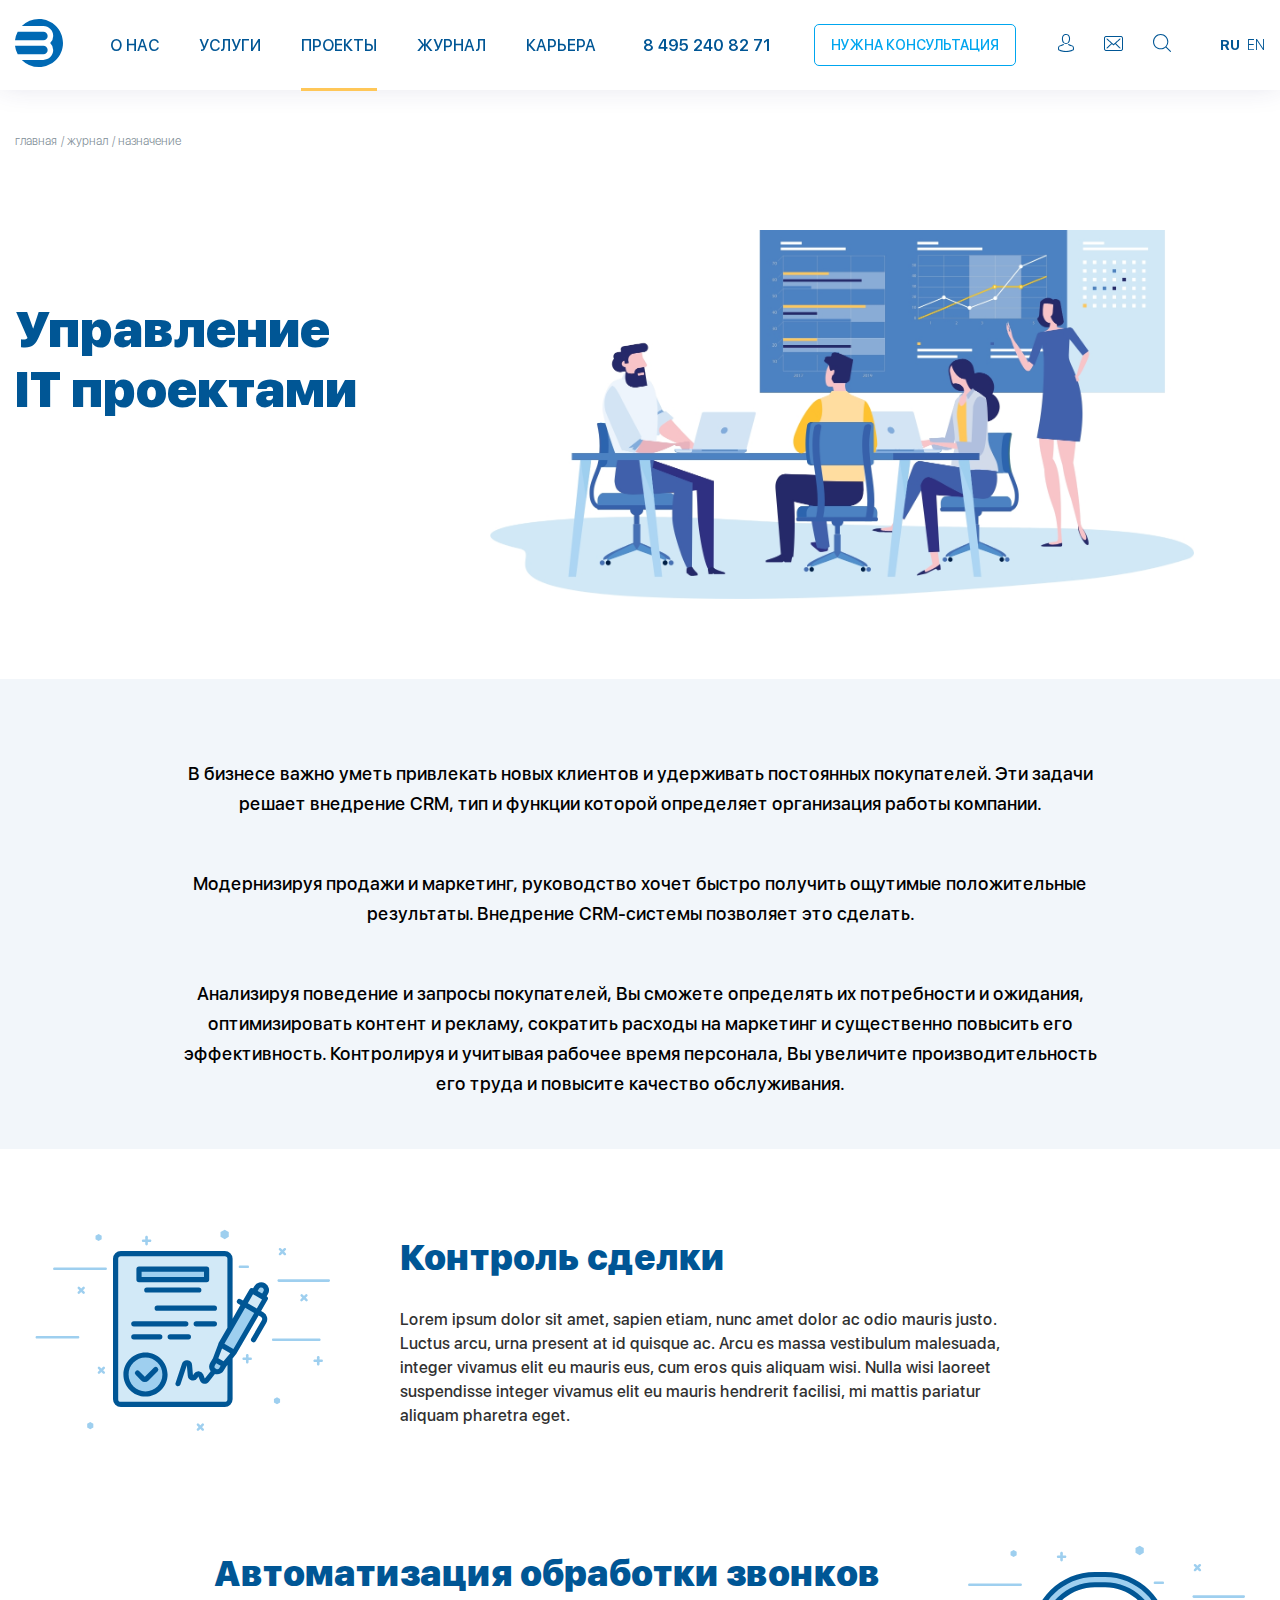
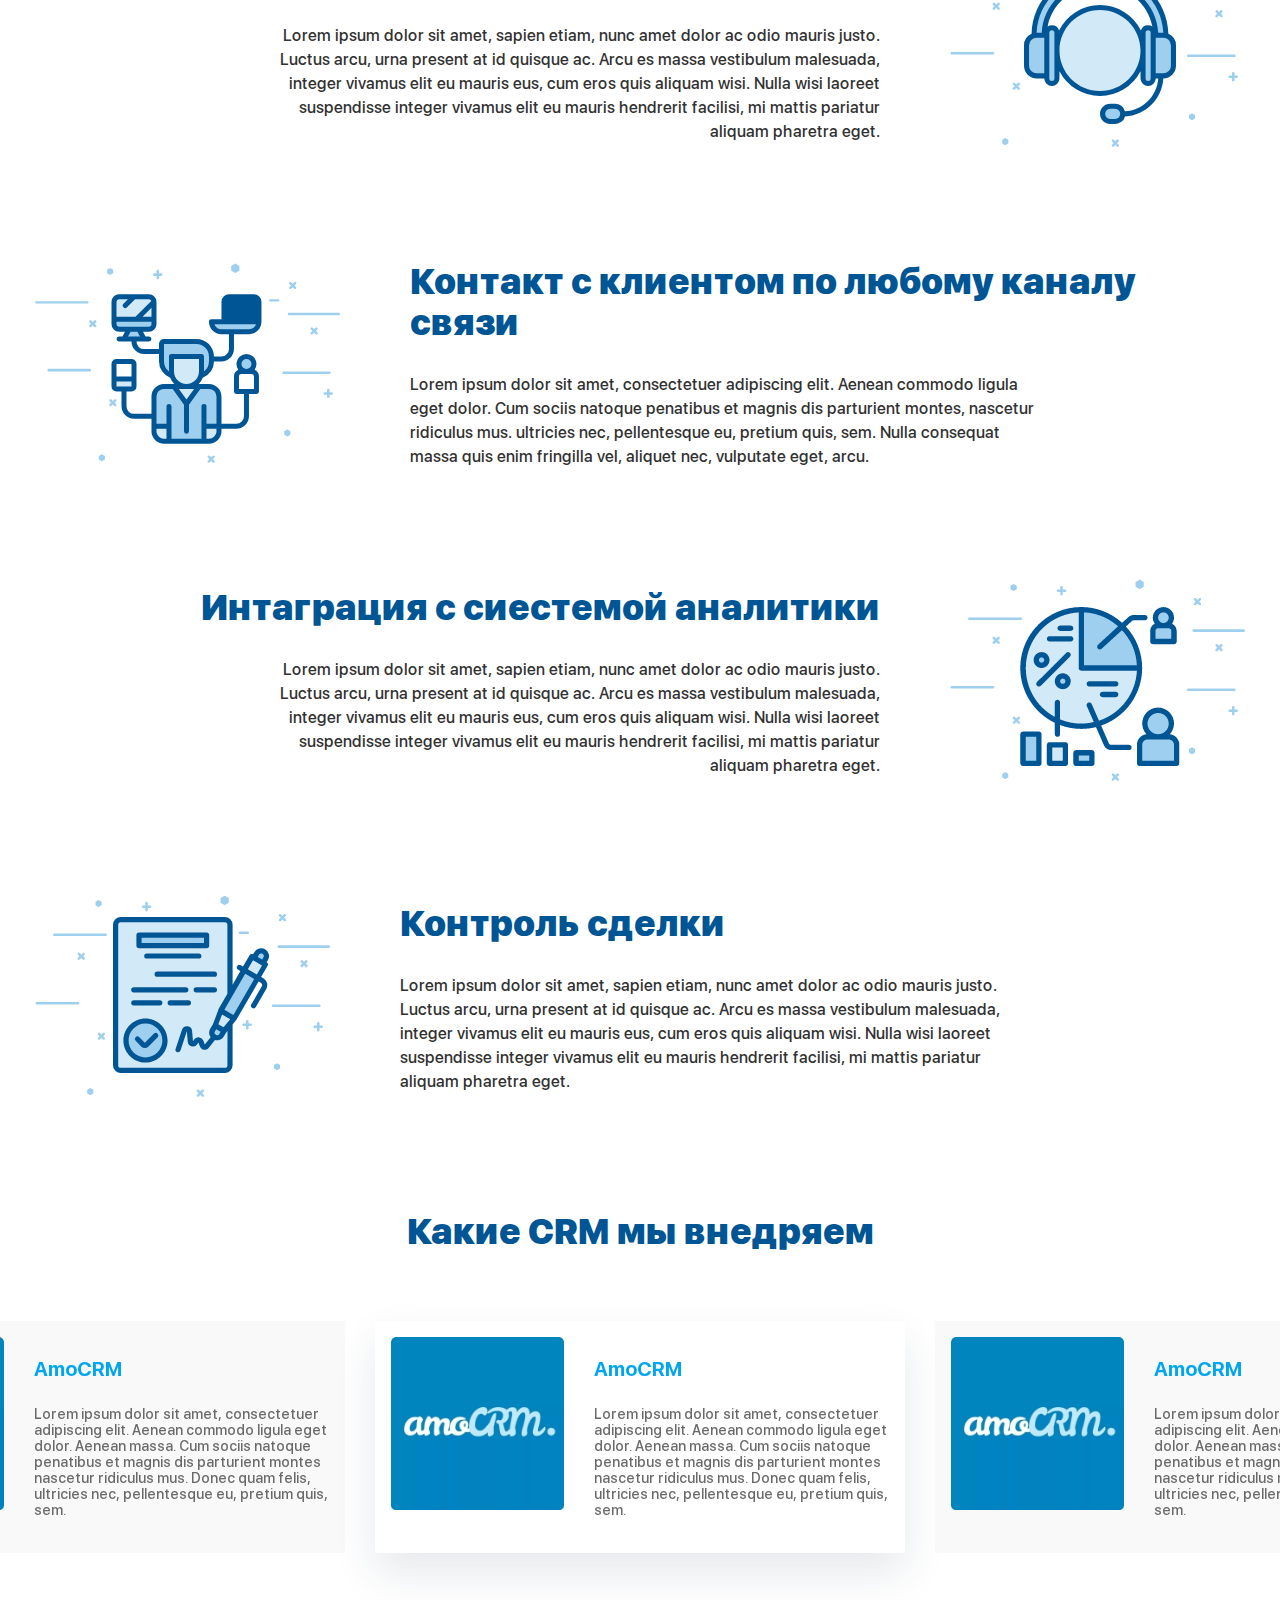
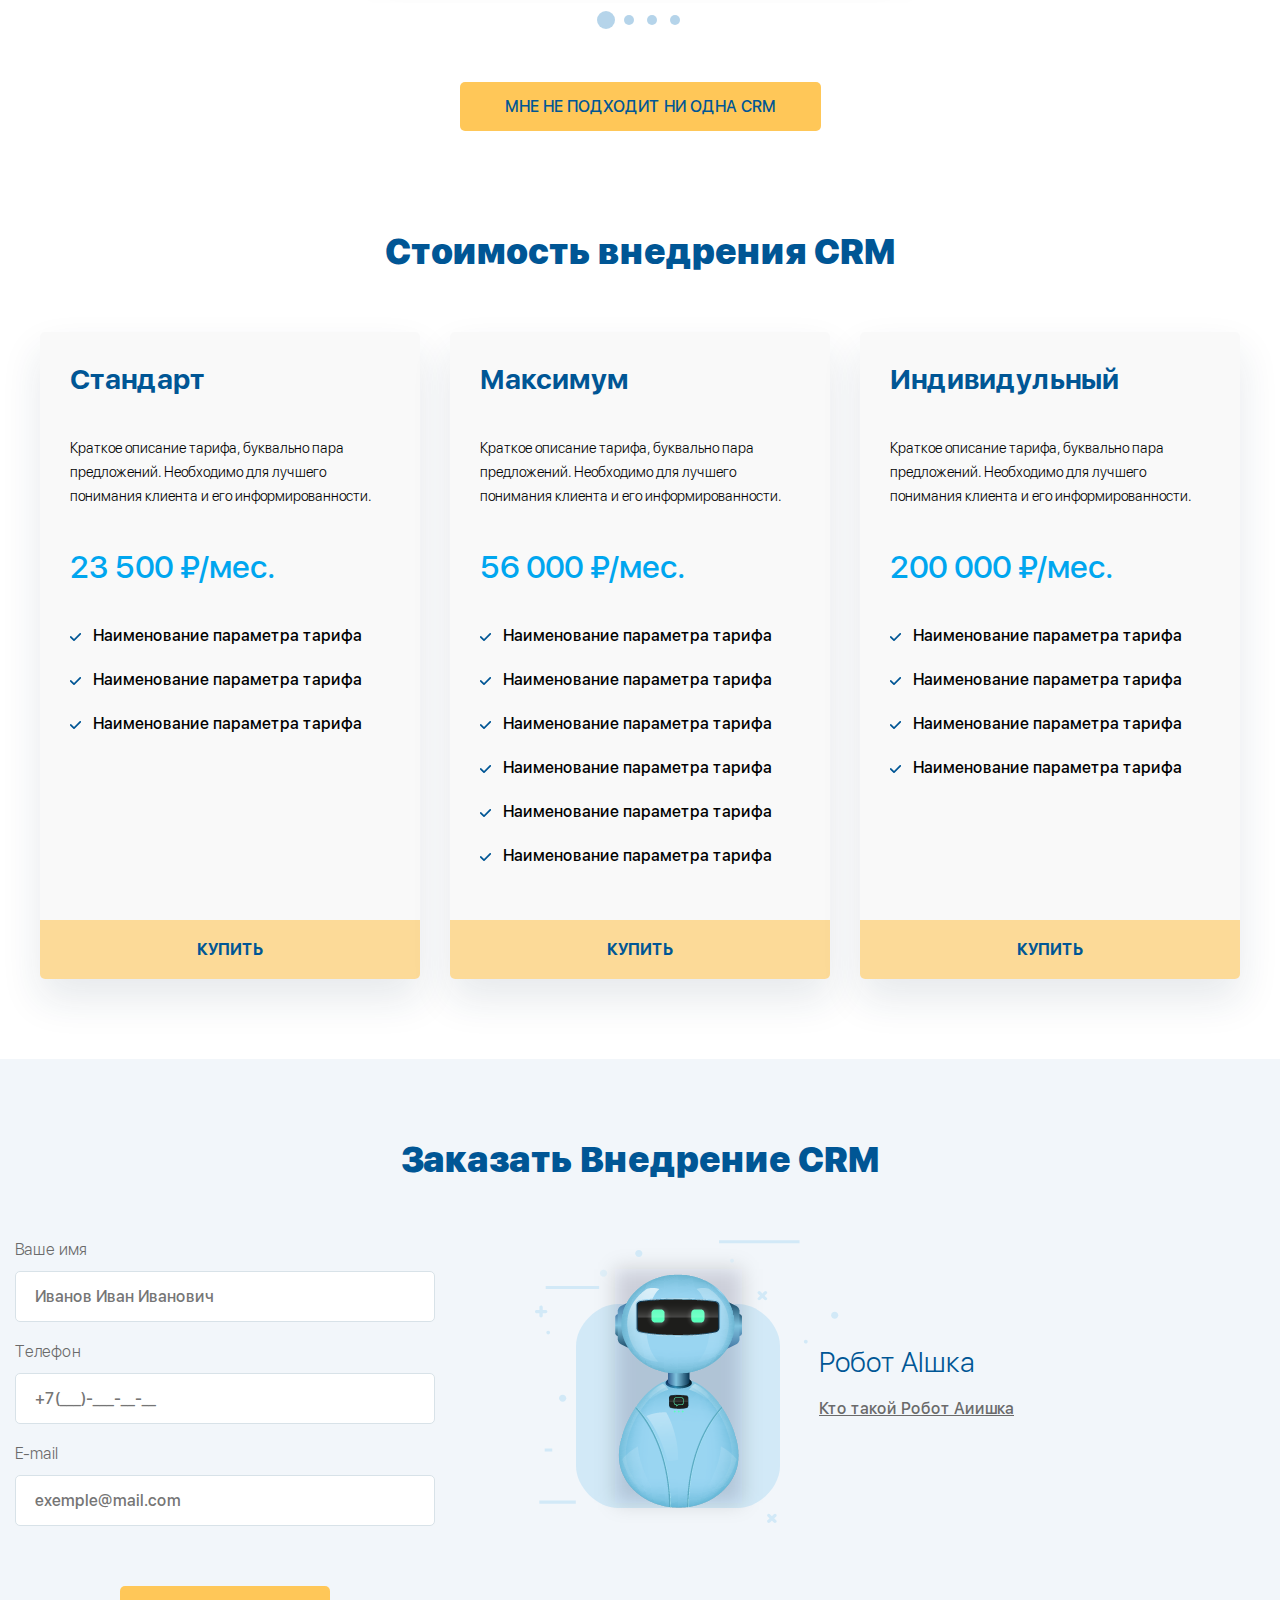
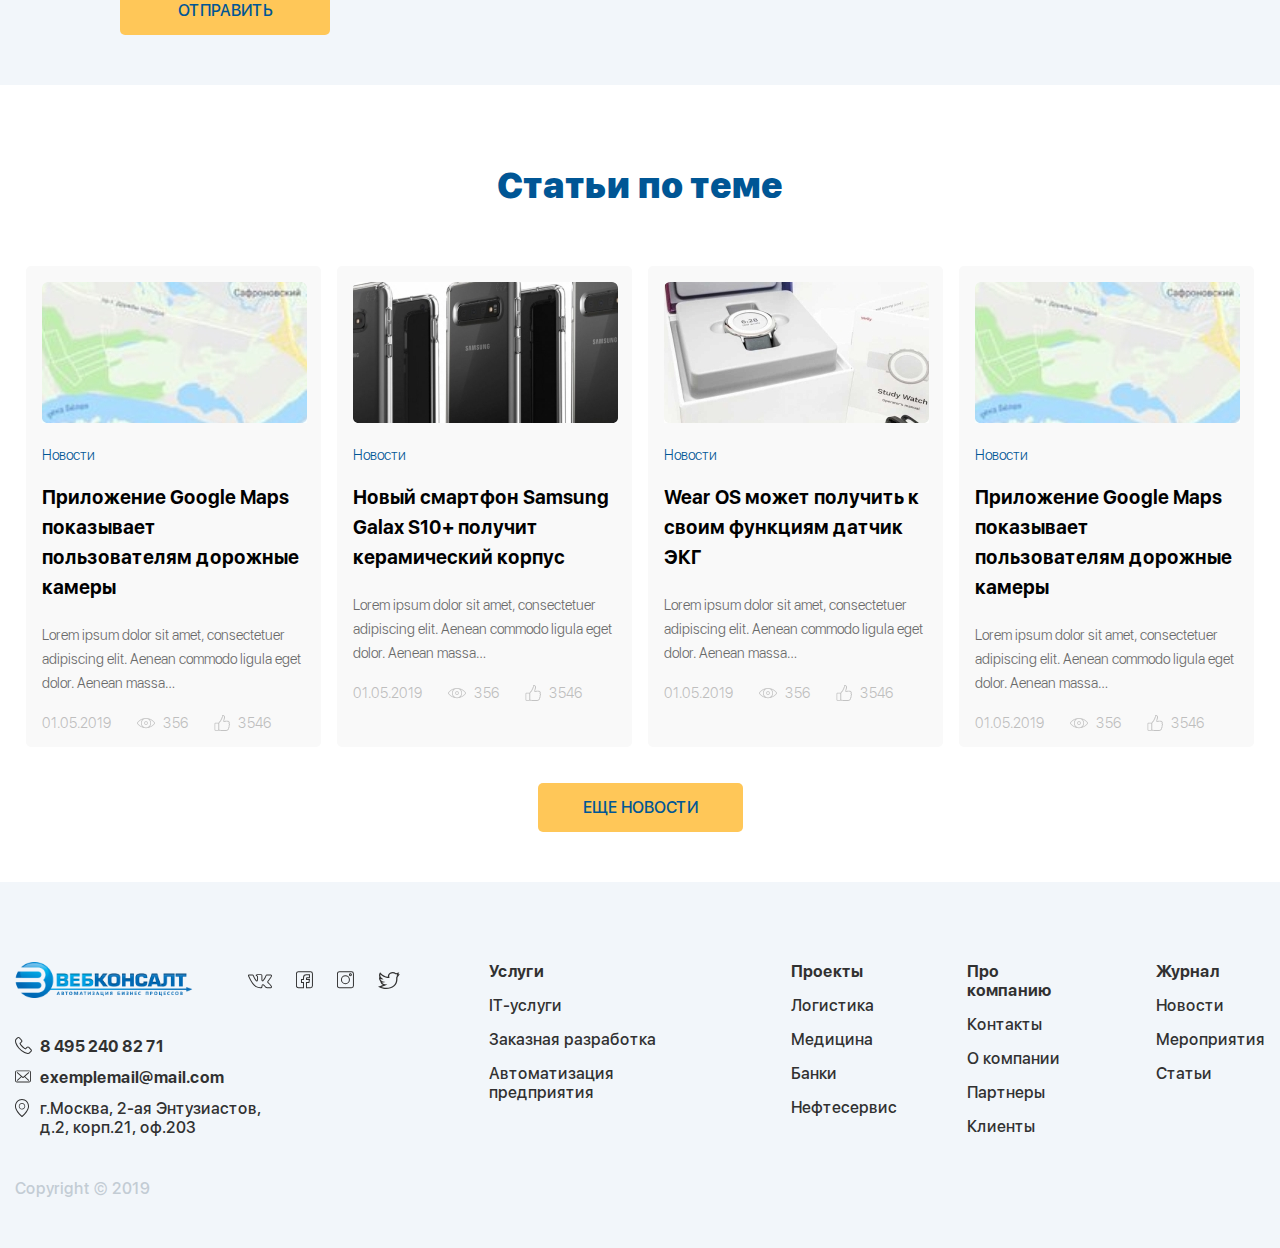
<file: it.html>
<!DOCTYPE html>
<html lang="en">
<head>
  <meta charset="UTF-8">
  <meta name="viewport" content="width=device-width, initial-scale=1.0">
  <title>WebConsalt</title>
  <link rel="stylesheet" href="css/main.css">
  <link rel="stylesheet" href="https://use.fontawesome.com/releases/v5.7.2/css/all.css" integrity="sha384-fnmOCqbTlWIlj8LyTjo7mOUStjsKC4pOpQbqyi7RrhN7udi9RwhKkMHpvLbHG9Sr" crossorigin="anonymous">
</head>
<body>
  <div class="wrapper">

    <header class="header">
      <div class="container container_table">
        <a href="tel:84952408271" class="tel">8 495 240 82 71</a>

        <div class="icon-wrap">

          <a href="#">
            <img src="img/Path_4.svg" alt="">
          </a>

          <a href="#">
            <img src="img/2-layers.png" alt="">
          </a>

          <a href="#" class="searchShow">
            <img src="img/Path_7.svg" alt="">
          </a>

          <form action="#" class="search">
            <div class="search__wrap">
              <input class="search__input" type="text" name="search">
              <button class="search__btn" type="submit"></button>
            </div>
          </form>
        </div>
      </div>
      <div class="container headerFixed">

        <div class="logo">
          <a href="index.html">
            <img src="img/logo.svg" alt="">
          </a>
        </div>

        <nav class="nav">
          <ul class="nav__list">
            <li class="nav__item"><a href="about.html" class="nav__link">О нас</a></li>
            <li class="nav__item"><a href="services.html" class="nav__link">Услуги</a></li>
            <li class="nav__item"><a href="it.html" class="nav__link nav__link_active">Проекты</a></li>
            <li class="nav__item"><a href="magazine.html" class="nav__link">Журнал</a></li>
            <li class="nav__item"><a href="service-banners.html" class="nav__link">Карьера</a></li>
          </ul>
        </nav>
        

        <a href="tel:84952408271" class="tel">8 495 240 82 71</a>

        <a href="contacts.html" class="consult">НУЖНА КОНСУЛЬТАЦИЯ</a>

        <div class="icon-wrap">

          <a href="#">
            <img src="img/Path_4.svg" alt="">
          </a>

          <a href="#">
            <img src="img/2-layers.png" alt="">
          </a>

          <a href="#" class="searchShow">
            <img src="img/Path_7.svg" alt="">
          </a>

          <form action="#" class="search">
            <div class="search__wrap">
              <input class="search__input" type="text" name="search">
              <button class="search__btn" type="submit"></button>
            </div>
          </form>
        </div>

        <div class="lang">
          <a href="#" class="lang__link lang__link_active">RU</a>
          <a href="#" class="lang__link">EN</a>
        </div>


        <div class="burger-opener">
          <svg class="ham hamRotate ham1" viewBox="0 0 100 100" width="80" onclick="this.classList.toggle('active')">
            <path
            class="line top"
            d="m 30,33 h 40 c 0,0 9.044436,-0.654587 9.044436,-8.508902 0,-7.854315 -8.024349,-11.958003 -14.89975,-10.85914 -6.875401,1.098863 -13.637059,4.171617 -13.637059,16.368042 v 40" />
            <path
            class="line middle"
            d="m 30,50 h 40" />
            <path
            class="line bottom"
            d="m 30,67 h 40 c 12.796276,0 15.357889,-11.717785 15.357889,-26.851538 0,-15.133752 -4.786586,-27.274118 -16.667516,-27.274118 -11.88093,0 -18.499247,6.994427 -18.435284,17.125656 l 0.252538,40" />
          </svg>
        </div>

      </div>
    </header>

    <main class="main main-padding">

      <div class="pegeNav">
        <div class="container">
          <a href="#">главная</a>
          <span> / </span>
          <a href="#">журнал</a>
          <span> / </span>
          <a href="#">назначение</a>
        </div>
      </div>

      <section class="it-section" style="background-image: url('img/itimg@2x.jpg');">
        <div class="container">
          <h2 class="section-title">Управление <br> IT проектами</h2> 
        </div>
      </section>

      <section class="description-section section-padding">
        <div class="container">
          <p class="it-paragraph">
            В бизнесе важно уметь привлекать новых клиентов и удерживать постоянных покупателей. Эти задачи решает внедрение CRM, тип и функции которой определяет организация работы компании.

            <p class="it-paragraph">Модернизируя продажи и маркетинг, руководство хочет быстро получить ощутимые положительные результаты. Внедрение CRM-системы позволяет это сделать.</p>

            <p class="it-paragraph">Анализируя поведение и запросы покупателей, Вы сможете определять их потребности и ожидания, оптимизировать контент и рекламу, сократить расходы на маркетинг и существенно повысить его эффективность. Контролируя и учитывая рабочее время персонала, Вы увеличите производительность его труда и повысите качество обслуживания. </p>
          </p>
        </div>
      </section>

      <section class="services-section services-section_pad section-padding">
        <div class="container">
          <div class="services">
            <div class="services__img">
              <img src="img/sectionRide.svg" alt="">
            </div>
            <div class="services__wrapp">
              <h2 class="services__title">Контроль сделки</h2>
              <p class="services__paragraph services__paragraph_marg">Lorem ipsum dolor sit amet, sapien etiam, nunc amet dolor ac odio mauris justo. Luctus arcu, urna present
                at id quisque ac. Arcu es massa vestibulum malesuada, integer vivamus elit eu mauris eus, cum eros
                quis aliquam wisi. Nulla wisi laoreet suspendisse integer vivamus elit eu mauris hendrerit facilisi, mi mattis
              pariatur aliquam pharetra eget.</p>
            </div>
          </div>
          <div class="services">
            <div class="services__img">
              <img src="img/sectionMusik.svg" alt="">
            </div>
            <div class="services__wrapp">
              <h2 class="services__title">Автоматизация обработки звонков</h2>
              <p class="services__paragraph services__paragraph_marg">Lorem ipsum dolor sit amet, sapien etiam, nunc amet dolor ac odio mauris justo. Luctus arcu, urna present
                at id quisque ac. Arcu es massa vestibulum malesuada, integer vivamus elit eu mauris eus, cum eros
                quis aliquam wisi. Nulla wisi laoreet suspendisse integer vivamus elit eu mauris hendrerit facilisi, mi mattis
              pariatur aliquam pharetra eget.</p>
            </div>
          </div>
          <div class="services">
            <div class="services__img">
              <img src="img/contractMen.svg" alt="">
            </div>
            <div class="services__wrapp">
              <h2 class="services__title">Контакт с клиентом по любому каналу связи</h2>
              <p class="services__paragraph services__paragraph_marg">Lorem ipsum dolor sit amet, consectetuer adipiscing elit. Aenean commodo ligula eget dolor.
                Cum sociis natoque penatibus et magnis dis parturient montes, nascetur ridiculus mus.
                ultricies nec, pellentesque eu, pretium quis, sem. Nulla consequat massa quis enim
              fringilla vel, aliquet nec, vulputate eget, arcu.</p>
            </div>
          </div>
          <div class="services">
            <div class="services__img">
              <img src="img/234.png" alt="">
            </div>
            <div class="services__wrapp">
              <h2 class="services__title">Интаграция с сиестемой аналитики</h2>
              <p class="services__paragraph services__paragraph_marg">Lorem ipsum dolor sit amet, sapien etiam, nunc amet dolor ac odio mauris justo. Luctus arcu, urna present
                at id quisque ac. Arcu es massa vestibulum malesuada, integer vivamus elit eu mauris eus, cum eros
                quis aliquam wisi. Nulla wisi laoreet suspendisse integer vivamus elit eu mauris hendrerit facilisi, mi mattis
              pariatur aliquam pharetra eget.</p>
            </div>
          </div>
          <div class="services">
            <div class="services__img">
              <img src="img/sectionRide.svg" alt="">
            </div>
            <div class="services__wrapp">
              <h2 class="services__title">Контроль сделки</h2>
              <p class="services__paragraph services__paragraph_marg">Lorem ipsum dolor sit amet, sapien etiam, nunc amet dolor ac odio mauris justo. Luctus arcu, urna present
                at id quisque ac. Arcu es massa vestibulum malesuada, integer vivamus elit eu mauris eus, cum eros
                quis aliquam wisi. Nulla wisi laoreet suspendisse integer vivamus elit eu mauris hendrerit facilisi, mi mattis
              pariatur aliquam pharetra eget.</p>
            </div>
          </div>
        </div>
      </section>

      <section class="slider-bottom-section section-padding">

        <h2 class="section-title">Какие CRM мы внедряем</h2>

        <div class="sliderCenter">

          <div class="slideCenter">
            <div class="slideCenter__img">
              <img src="img/Maskamo.jpg" alt="">
            </div>
            
            <div class="slideCenter__info">
              <h3 class="slider-subtitle">AmoCRM</h3>
              <p class="slider-paragraph">Lorem ipsum dolor sit amet, consectetuer adipiscing elit. Aenean commodo ligula eget dolor. Aenean massa. Cum
                sociis natoque penatibus et magnis dis parturient montes
                nascetur ridiculus mus. Donec quam felis, ultricies nec,
              pellentesque eu, pretium quis, sem. </p>
            </div> 
          </div>

          <div class="slideCenter">
            <div class="slideCenter__img">
              <img src="img/Maskamo.jpg" alt="">
            </div>
            
            <div class="slideCenter__info">
              <h3 class="slider-subtitle">AmoCRM</h3>
              <p class="slider-paragraph">Lorem ipsum dolor sit amet, consectetuer adipiscing elit. Aenean commodo ligula eget dolor. Aenean massa. Cum
                sociis natoque penatibus et magnis dis parturient montes
                nascetur ridiculus mus. Donec quam felis, ultricies nec,
              pellentesque eu, pretium quis, sem. </p>
            </div> 
          </div>

          <div class="slideCenter">
            <div class="slideCenter__img">
              <img src="img/Maskamo.jpg" alt="">
            </div>
            
            <div class="slideCenter__info">
              <h3 class="slider-subtitle">Bitrix 24</h3>
              <p class="slider-paragraph">Lorem ipsum dolor sit amet, consectetuer adipiscing elit. Aenean commodo ligula eget dolor. Aenean massa. Cum
                sociis natoque penatibus et magnis dis parturient montes
                nascetur ridiculus mus. Donec quam felis, ultricies nec,
              pellentesque eu, pretium quis, sem. </p>
            </div> 
          </div>

          <div class="slideCenter">
            <div class="slideCenter__img">
              <img src="img/Maskamo.jpg" alt="">
            </div>
            
            <div class="slideCenter__info">
              <h3 class="slider-subtitle">AmoCRM</h3>
              <p class="slider-paragraph">Lorem ipsum dolor sit amet, consectetuer adipiscing elit. Aenean commodo ligula eget dolor. Aenean massa. Cum
                sociis natoque penatibus et magnis dis parturient montes
                nascetur ridiculus mus. Donec quam felis, ultricies nec,
              pellentesque eu, pretium quis, sem. </p>
            </div> 
          </div>

        </div>
        <div class="slider-btn">
          <a href="#" class="orange-btn">мне не подходит ни одна CRM</a>
        </div>
      </section>

      <section class="cost-section section-padding">
        <div class="container">
          <h2 class="section-title">Стоимость внедрения CRM</h2>

          <div class="cost-wrap">

            <div class="cost">
              <div class="cost__info">
                <h3 class="cost__subtitle">
                  Стандарт
                </h3>
                <p class="cost__paragraph">
                  Краткое описание тарифа, буквально пара
                  предложений. Необходимо для лучшего понимания
                  клиента и его информированности.
                </p>
                <span class="cost__money">
                  23 500 ₽/мес.
                </span>
                <span class="cost__description">
                  Наименование параметра тарифа
                </span>
                <span class="cost__description">
                  Наименование параметра тарифа
                </span>
                <span class="cost__description">
                  Наименование параметра тарифа
                </span>
              </div>
              <button class="cost__btn">Купить</button>
            </div>

            <div class="cost">
              <div class="cost__info">
                <h3 class="cost__subtitle">
                  Максимум
                </h3>
                <p class="cost__paragraph">
                  Краткое описание тарифа, буквально пара
                  предложений. Необходимо для лучшего понимания
                  клиента и его информированности.
                </p>
                <span class="cost__money">
                  56 000 ₽/мес.
                </span>
                <span class="cost__description">
                  Наименование параметра тарифа
                </span>
                <span class="cost__description">
                  Наименование параметра тарифа
                </span>
                <span class="cost__description">
                  Наименование параметра тарифа
                </span>
                <span class="cost__description">
                  Наименование параметра тарифа
                </span>
                <span class="cost__description">
                  Наименование параметра тарифа
                </span>
                <span class="cost__description">
                  Наименование параметра тарифа
                </span>
              </div>
              <button class="cost__btn">Купить</button>
            </div>

            <div class="cost">
              <div class="cost__info">
                <h3 class="cost__subtitle">
                  Индивидульный
                </h3>
                <p class="cost__paragraph">
                  Краткое описание тарифа, буквально пара
                  предложений. Необходимо для лучшего понимания
                  клиента и его информированности.
                </p>
                <span class="cost__money">
                  200 000 ₽/мес.
                </span>
                <span class="cost__description">
                  Наименование параметра тарифа
                </span>
                <span class="cost__description">
                  Наименование параметра тарифа
                </span>
                <span class="cost__description">
                  Наименование параметра тарифа
                </span>
                <span class="cost__description">
                  Наименование параметра тарифа
                </span>
              </div>
              <button class="cost__btn">Купить</button>
            </div>   

          </div>
        </div>
      </section>

      <section class="robot-section section-padding">
        <div class="container">

          <h2 class="section-title">Заказать Внедрение CRM</h2>

          <div class="contact-wrapp">

            <form action="#" class="contact-form">
              <span class="form-name">Ваше имя</span>
              <input placeholder="Иванов Иван Иванович" type="text" class="contact-input">
              <span class="form-name">Телефон</span>
              <input placeholder="+7(___)-___-__-__" type="text" class="contact-input">
              <span class="form-name">E-mail</span>
              <input placeholder="exemple@mail.com" type="text" class="contact-input">
              <button type="submit" class="orange-btn">Отправить</button> 
            </form>

            <div class="contact-bot">
              <img src="img/robot.svg" alt="">
              <div class="contact-infobot">
                <h3>Робот AIшка</h3>
                <a href="#">Кто такой Робот Аиишка</a>
              </div>
            </div>

          </div>
        </div>
      </section>

      <section class="magazine-section section-padding">
        <h2 class="section-title">Статьи по теме</h2>

        <div class="container">

          <div class="magazine-wrap">

            <a href="#" class="magazine">
              <div class="magazine__img">
                <img src="img/imgMap.jpg" alt="">
              </div>
              <span class="magazine__news">Новости</span>
              <h3 class="magazine__title">Приложение Google Maps
                показывает пользователям
              дорожные камеры</h3>
              <p class="magazine__text">Lorem ipsum dolor sit amet, consectetuer
                adipiscing elit. Aenean commodo ligula
              eget dolor. Aenean massa…</p>
              <div class="magazine__dataWrap">
                <span class="magazine__data">01.05.2019</span>
                <span class="magazine__viwes">
                  <img src="img/eye.png" alt="">
                  <span class="magazine__box">356</span>
                </span>
                <span class="magazine__viwes">
                  <img src="img/like.png" alt="">
                  <span class="magazine__box">3546</span>
                </span>
              </div>
            </a>

            <a href="#" class="magazine">
              <div class="magazine__img">
                <img src="img/Imagtell.jpg" alt="">
              </div>
              <span class="magazine__news">Новости</span>
              <h3 class="magazine__title">Новый смартфон Samsung
                Galax S10+ получит
              керамический корпус</h3>
              <p class="magazine__text">Lorem ipsum dolor sit amet, consectetuer
                adipiscing elit. Aenean commodo ligula
              eget dolor. Aenean massa…</p>
              <div class="magazine__dataWrap">
                <span class="magazine__data">01.05.2019</span>
                <span class="magazine__viwes">
                  <img src="img/eye.png" alt="">
                  <span class="magazine__box">356</span>
                </span>
                <span class="magazine__viwes">
                  <img src="img/like.png" alt="">
                  <span class="magazine__box">3546</span>
                </span>
              </div>
            </a>

            <a href="#" class="magazine">
              <div class="magazine__img">
                <img src="img/Imagmed.jpg" alt="">
              </div>
              <span class="magazine__news">Новости</span>
              <h3 class="magazine__title">Wear OS может получить
                к своим функциям
              датчик ЭКГ</h3>
              <p class="magazine__text">Lorem ipsum dolor sit amet, consectetuer
                adipiscing elit. Aenean commodo ligula
              eget dolor. Aenean massa…</p>
              <div class="magazine__dataWrap">
                <span class="magazine__data">01.05.2019</span>
                <span class="magazine__viwes">
                  <img src="img/eye.png" alt="">
                  <span class="magazine__box">356</span>
                </span>
                <span class="magazine__viwes">
                  <img src="img/like.png" alt="">
                  <span class="magazine__box">3546</span>
                </span>
              </div>
            </a>

            <a href="#" class="magazine">
              <div class="magazine__img">
                <img src="img/imgMap.jpg" alt="">
              </div>
              <span class="magazine__news">Новости</span>
              <h3 class="magazine__title">Приложение Google Maps
                показывает пользователям
              дорожные камеры</h3>
              <p class="magazine__text">Lorem ipsum dolor sit amet, consectetuer
                adipiscing elit. Aenean commodo ligula
              eget dolor. Aenean massa…</p>
              <div class="magazine__dataWrap">
                <span class="magazine__data">01.05.2019</span>
                <span class="magazine__viwes">
                  <img src="img/eye.png" alt="">
                  <span class="magazine__box">356</span>
                </span>
                <span class="magazine__viwes">
                  <img src="img/like.png" alt="">
                  <span class="magazine__box">3546</span>
                </span>
              </div>
            </a>

          </div>

          <a href="#" class="orange-btn">Еще новости</a>
        </div>
      </section>
    </main>

    <footer class="footer section-padding">
      <div class="container">
        <div class="footer-wrapp">

          <div class="footer-contact">

            <div class="footer-logo">
              <a href="#" class="footer-logo-link">
                <img src="img/WEBCONSULT.svg" alt="">
              </a>

              <div class="footer-soc">
                <a href="#" class="footer-soc-link"><img src="img/vk.svg" alt=""></a>
                <a href="#" class="footer-soc-link"><img src="img/fb.svg" alt=""></a>
                <a href="#" class="footer-soc-link"><img src="img/instagram.svg" alt=""></a>
                <a href="#" class="footer-soc-link"><img src="img/twitter.svg" alt=""></a>
              </div>
            </div>

            <div class="footer-form">
              <a href="#" class="footer-link footer-tell">8 495 240 82 71</a>
              <a href="#" class="footer-link footer-email">exemplemail@mail.com</a>
              <a href="#" class="footer-link footer-adress">г.Москва, 2-ая Энтузиастов, д.2, корп.21, оф.203</a>
            </div>

            <div class="footerNav footerNav_tablet">
              <a href="#" class="footerNav__link">Услуги</a>
              <a href="#" class="footerNav__link">Проекты</a>
              <a href="#" class="footerNav__link">Журнал</a>
              <a href="#" class="footerNav__link">Про компанию</a>
            </div>

            <p class="copyright">Copyright © 2019</p>
          </div>
          <div class="footerNavWrap">
            <div class="footerNav">
              <h3 class="footerNav__title">Услуги</h3>
              <a href="#" class="footerNav__link">IT-услуги</a>
              <a href="#" class="footerNav__link">Заказная разработка</a>
              <a href="#" class="footerNav__link">Автоматизация предприятия</a>
            </div>

            <div class="footerNav">
              <h3 class="footerNav__title">Проекты</h3>
              <a href="#" class="footerNav__link">Логистика</a>
              <a href="#" class="footerNav__link">Медицина</a>
              <a href="#" class="footerNav__link">Банки</a>
              <a href="#" class="footerNav__link">Нефтесервис</a>
            </div>

            <div class="footerNav">
              <h3 class="footerNav__title">Про компанию</h3>
              <a href="#" class="footerNav__link">Контакты</a>
              <a href="#" class="footerNav__link">О компании</a>
              <a href="#" class="footerNav__link">Партнеры</a>
              <a href="#" class="footerNav__link">Клиенты</a>
            </div>

            <div class="footerNav">
              <h3 class="footerNav__title">Журнал</h3>
              <a href="#" class="footerNav__link">Новости</a>
              <a href="#" class="footerNav__link">Мероприятия</a>
              <a href="#" class="footerNav__link">Статьи</a>
            </div>
          </div>
        </div>
      </div>
    </footer>

  </div>
  <script src="js/jquery-3.3.1.min.js"></script>
  <script src="js/slider.js"></script>
  <script src="js/slick-js.js"></script>
  <script src="js/main.js"></script>

</body>
</html>
</file>
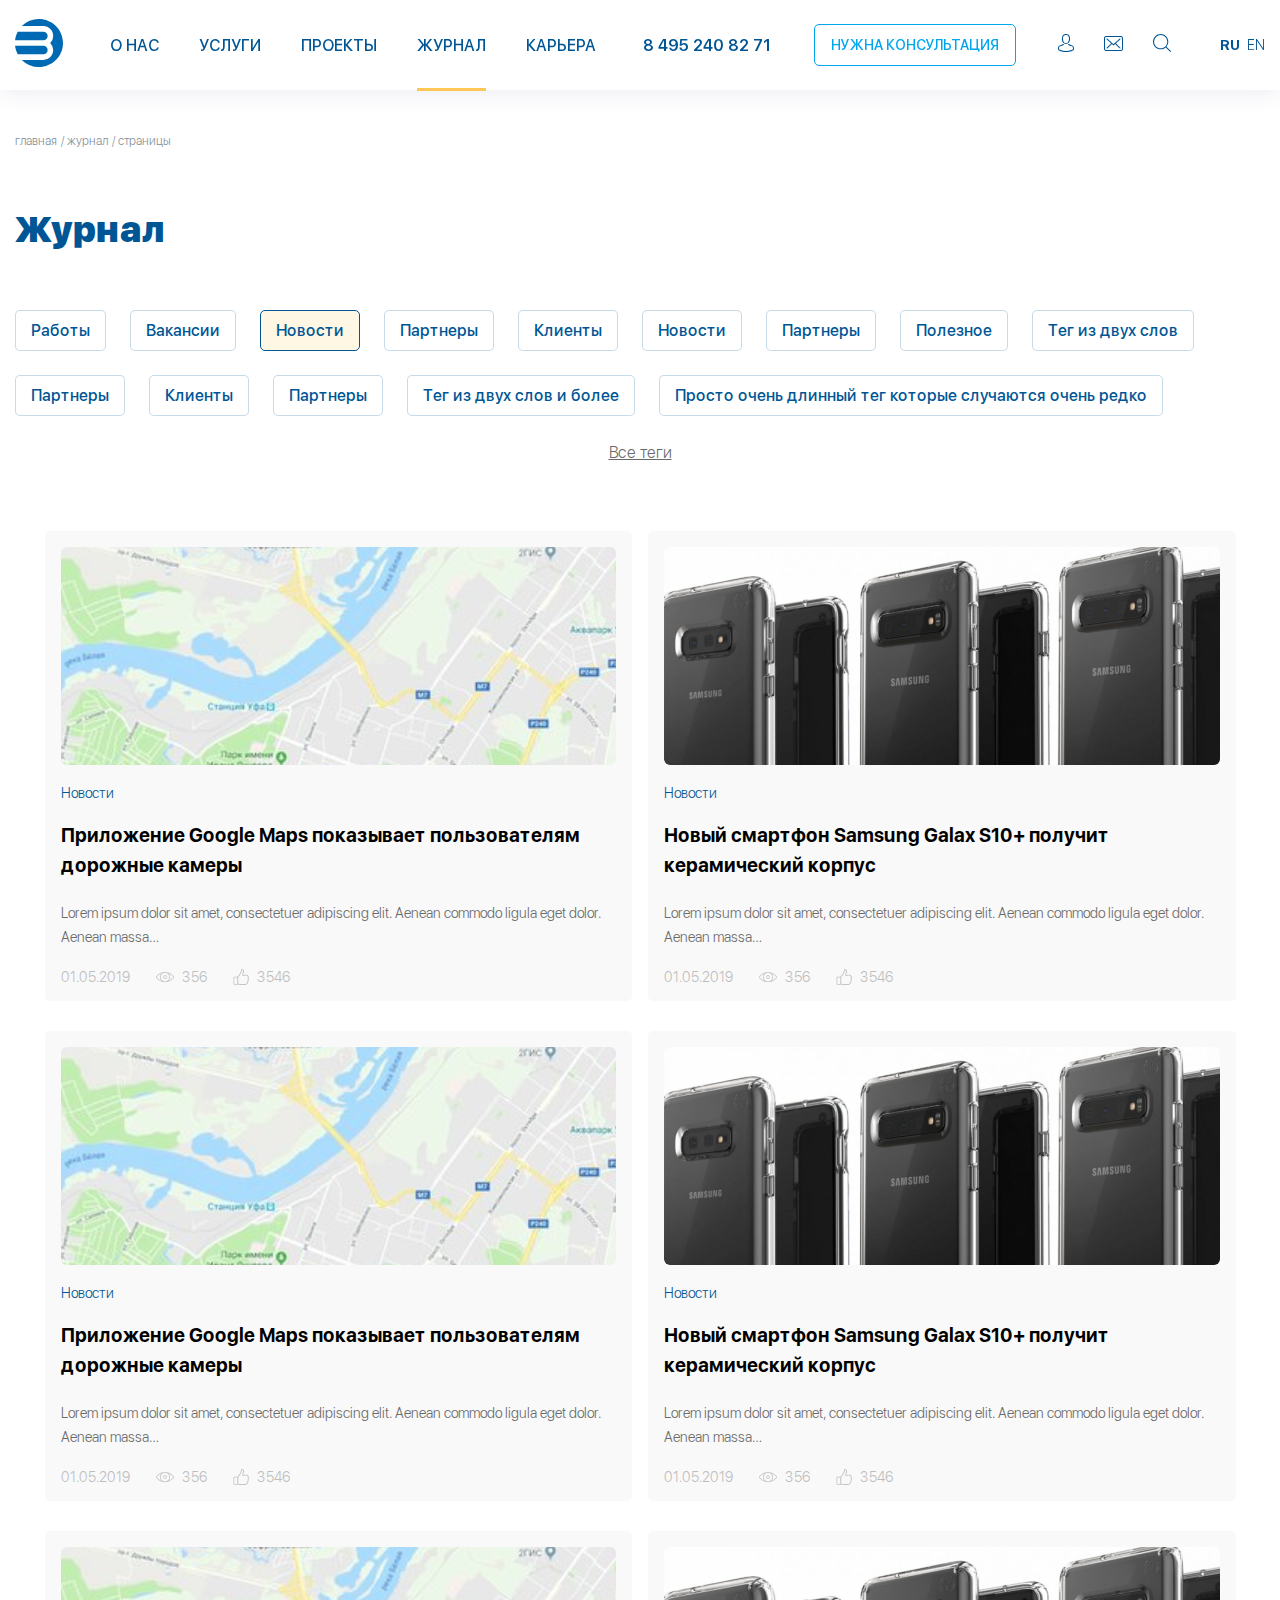
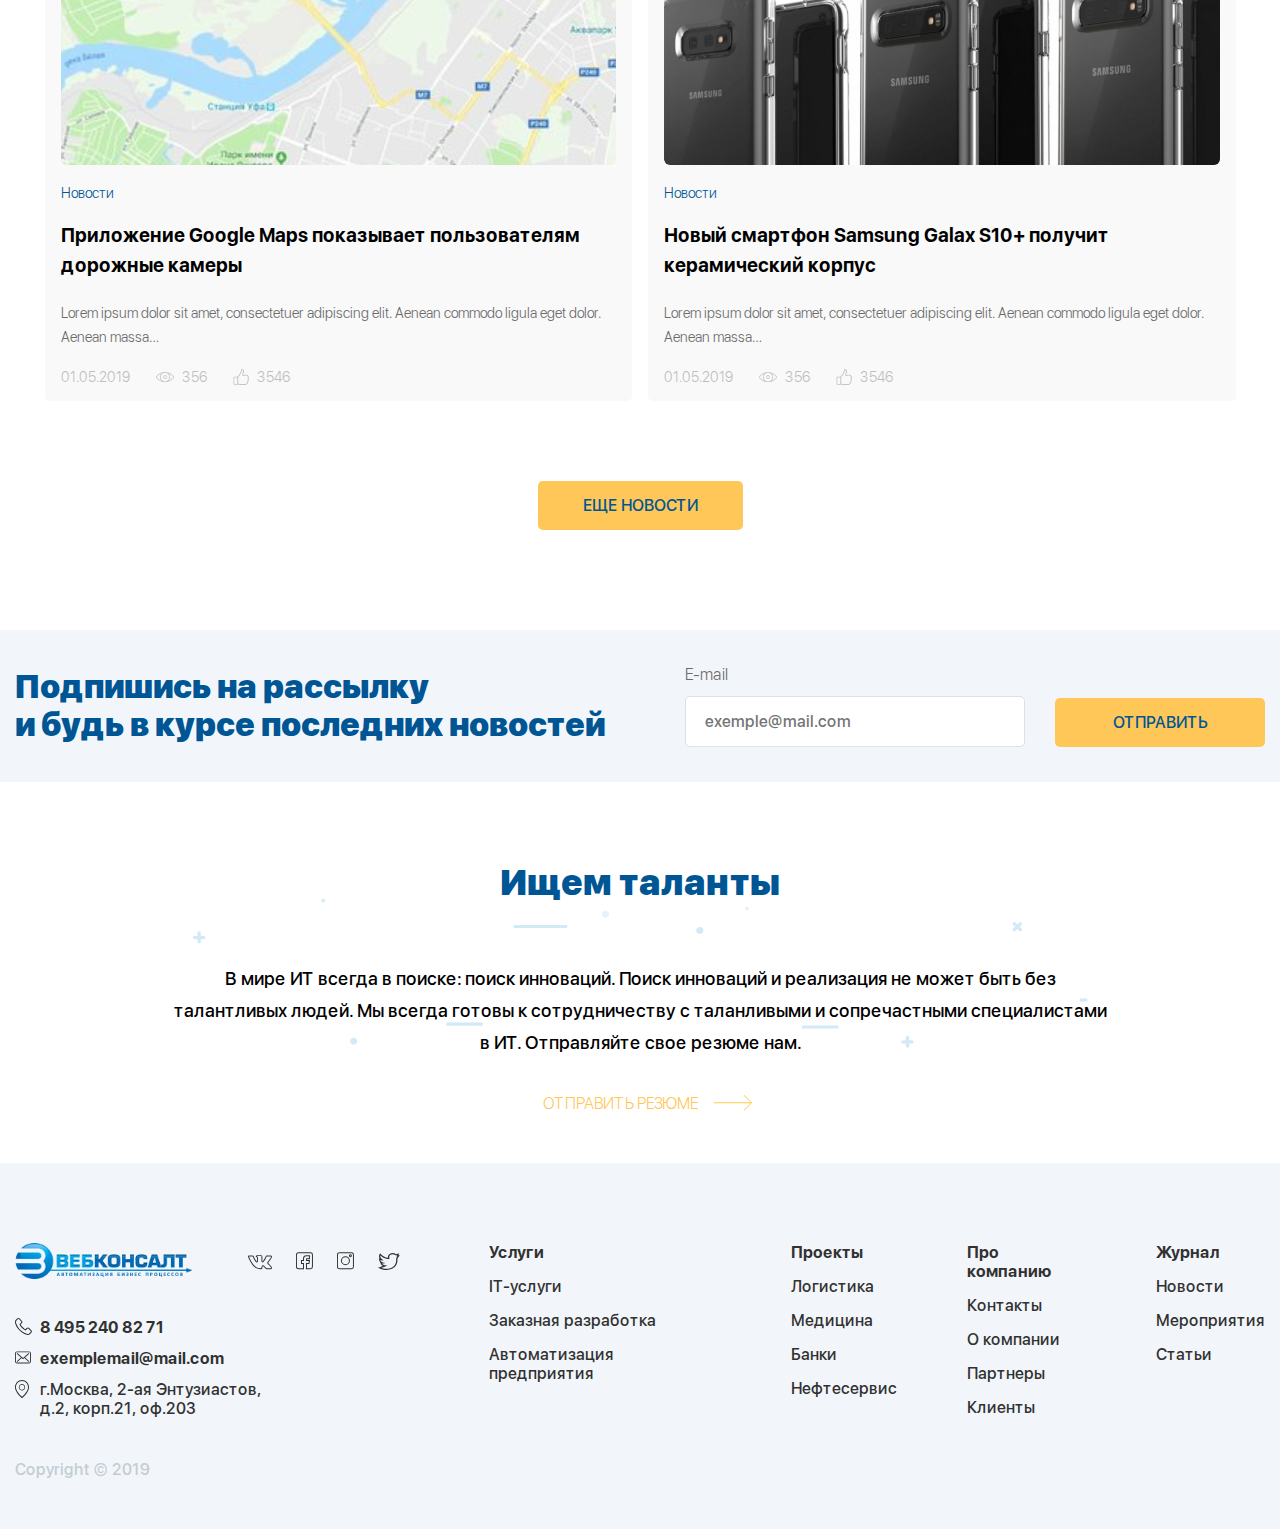
<file: magazine.html>
<!DOCTYPE html>
<html lang="en">
<head>
  <meta charset="UTF-8">
  <meta name="viewport" content="width=device-width, initial-scale=1.0">
  <title>WebConsalt</title>
  <link rel="stylesheet" href="css/main.css">
  <link rel="stylesheet" href="https://use.fontawesome.com/releases/v5.7.2/css/all.css" integrity="sha384-fnmOCqbTlWIlj8LyTjo7mOUStjsKC4pOpQbqyi7RrhN7udi9RwhKkMHpvLbHG9Sr" crossorigin="anonymous">
</head>
<body>
  <div class="wrapper">

    <header class="header">
      <div class="container container_table">
        <a href="tel:84952408271" class="tel">8 495 240 82 71</a>

        <div class="icon-wrap">

          <a href="#">
            <img src="img/Path_4.svg" alt="">
          </a>

          <a href="#">
            <img src="img/2-layers.png" alt="">
          </a>

          <a href="#" class="searchShow">
            <img src="img/Path_7.svg" alt="">
          </a>

          <form action="#" class="search">
            <div class="search__wrap">
              <input class="search__input" type="text" name="search">
              <button class="search__btn" type="submit"></button>
            </div>
          </form>
        </div>
      </div>
      <div class="container headerFixed">

        <div class="logo">
          <a href="index.html">
            <img src="img/logo.svg" alt="">
          </a>
        </div>

        <nav class="nav">
          <ul class="nav__list">
            <li class="nav__item"><a href="about.html" class="nav__link">О нас</a></li>
            <li class="nav__item"><a href="services.html" class="nav__link">Услуги</a></li>
            <li class="nav__item"><a href="it.html" class="nav__link">Проекты</a></li>
            <li class="nav__item"><a href="magazine.html" class="nav__link nav__link_active">Журнал</a></li>
            <li class="nav__item"><a href="service-banners.html" class="nav__link">Карьера</a></li>
          </ul>
        </nav>
        

        <a href="tel:84952408271" class="tel">8 495 240 82 71</a>

        <a href="contacts.html" class="consult">НУЖНА КОНСУЛЬТАЦИЯ</a>

        <div class="icon-wrap">

          <a href="#">
            <img src="img/Path_4.svg" alt="">
          </a>

          <a href="#">
            <img src="img/2-layers.png" alt="">
          </a>

          <a href="#" class="searchShow">
            <img src="img/Path_7.svg" alt="">
          </a>

          <form action="#" class="search">
            <div class="search__wrap">
              <input class="search__input" type="text" name="search">
              <button class="search__btn" type="submit"></button>
            </div>
          </form>
        </div>

        <div class="lang">
          <a href="#" class="lang__link lang__link_active">RU</a>
          <a href="#" class="lang__link">EN</a>
        </div>


        <div class="burger-opener">
          <svg class="ham hamRotate ham1" viewBox="0 0 100 100" width="80" onclick="this.classList.toggle('active')">
            <path
            class="line top"
            d="m 30,33 h 40 c 0,0 9.044436,-0.654587 9.044436,-8.508902 0,-7.854315 -8.024349,-11.958003 -14.89975,-10.85914 -6.875401,1.098863 -13.637059,4.171617 -13.637059,16.368042 v 40" />
            <path
            class="line middle"
            d="m 30,50 h 40" />
            <path
            class="line bottom"
            d="m 30,67 h 40 c 12.796276,0 15.357889,-11.717785 15.357889,-26.851538 0,-15.133752 -4.786586,-27.274118 -16.667516,-27.274118 -11.88093,0 -18.499247,6.994427 -18.435284,17.125656 l 0.252538,40" />
          </svg>
        </div>

      </div>
    </header>

    <main class="main main-padding">

      <div class="pegeNav">
        <div class="container">
          <a href="#">главная</a>
          <span> / </span>
          <a href="#">журнал</a>
          <span> / </span>
          <a href="#">страницы</a>
        </div>
      </div>

      <section class="news-section magazine-section">
        <div class="container">
          <h2 class="section-title">Журнал</h2>

          <div class="teg-wrap">
            <a class="teg" href="#">Работы</a>
            <a class="teg" href="#">Вакансии</a>
            <a class="teg teg_active" href="#">Новости</a>
            <a class="teg" href="#">Партнеры</a>
            <a class="teg" href="#">Клиенты</a>
            <a class="teg" href="#">Новости</a>
            <a class="teg" href="#">Партнеры</a>
            <a class="teg" href="#">Полезное</a>
            <a class="teg" href="#">Тег из двух слов</a>
            <a class="teg" href="#">Партнеры</a>
            <a class="teg" href="#">Клиенты</a>
            <a class="teg" href="#">Партнеры</a>
            <a class="teg" href="#">Тег из двух слов и более</a>
            <a class="teg" href="#">Просто очень длинный тег которые случаются очень редко</a>
          </div>

          <button type="submit" class="all-tegs">Все теги</button>

          <div class="magazine-wrap">

            <a href="#" class="magazine">
              <div class="magazine__img" style="background-image: url('img/image1.png');">
              </div>
              <span class="magazine__news">Новости</span>
              <h3 class="magazine__title">Приложение Google Maps
                показывает пользователям
              дорожные камеры</h3>
              <p class="magazine__text">Lorem ipsum dolor sit amet, consectetuer
                adipiscing elit. Aenean commodo ligula
              eget dolor. Aenean massa…</p>
              <div class="magazine__dataWrap">
                <span class="magazine__data">01.05.2019</span>
                <span class="magazine__viwes">
                  <img src="img/eye.png" alt="">
                  <span class="magazine__box">356</span>
                </span>
                <span class="magazine__viwes">
                  <img src="img/like.png" alt="">
                  <span class="magazine__box">3546</span>
                </span>
              </div>
            </a>

            <a href="#" class="magazine">
              <div class="magazine__img" style="background-image: url('img/image2.png');">
              </div>
              <span class="magazine__news">Новости</span>
              <h3 class="magazine__title">Новый смартфон Samsung
                Galax S10+ получит
              керамический корпус</h3>
              <p class="magazine__text">Lorem ipsum dolor sit amet, consectetuer
                adipiscing elit. Aenean commodo ligula
              eget dolor. Aenean massa…</p>
              <div class="magazine__dataWrap">
                <span class="magazine__data">01.05.2019</span>
                <span class="magazine__viwes">
                  <img src="img/eye.png" alt="">
                  <span class="magazine__box">356</span>
                </span>
                <span class="magazine__viwes">
                  <img src="img/like.png" alt="">
                  <span class="magazine__box">3546</span>
                </span>
              </div>
            </a>

            <a href="#" class="magazine">
              <div class="magazine__img" style="background-image: url('img/image1.png');">
              </div>
              <span class="magazine__news">Новости</span>
              <h3 class="magazine__title">Приложение Google Maps
                показывает пользователям
              дорожные камеры</h3>
              <p class="magazine__text">Lorem ipsum dolor sit amet, consectetuer
                adipiscing elit. Aenean commodo ligula
              eget dolor. Aenean massa…</p>
              <div class="magazine__dataWrap">
                <span class="magazine__data">01.05.2019</span>
                <span class="magazine__viwes">
                  <img src="img/eye.png" alt="">
                  <span class="magazine__box">356</span>
                </span>
                <span class="magazine__viwes">
                  <img src="img/like.png" alt="">
                  <span class="magazine__box">3546</span>
                </span>
              </div>
            </a>

            <a href="#" class="magazine">
              <div class="magazine__img" style="background-image: url('img/image2.png');">
              </div>
              <span class="magazine__news">Новости</span>
              <h3 class="magazine__title">Новый смартфон Samsung
                Galax S10+ получит
              керамический корпус</h3>
              <p class="magazine__text">Lorem ipsum dolor sit amet, consectetuer
                adipiscing elit. Aenean commodo ligula
              eget dolor. Aenean massa…</p>
              <div class="magazine__dataWrap">
                <span class="magazine__data">01.05.2019</span>
                <span class="magazine__viwes">
                  <img src="img/eye.png" alt="">
                  <span class="magazine__box">356</span>
                </span>
                <span class="magazine__viwes">
                  <img src="img/like.png" alt="">
                  <span class="magazine__box">3546</span>
                </span>
              </div>
            </a>
            <a href="#" class="magazine">
              <div class="magazine__img" style="background-image: url('img/image1.png');">
              </div>
              <span class="magazine__news">Новости</span>
              <h3 class="magazine__title">Приложение Google Maps
                показывает пользователям
              дорожные камеры</h3>
              <p class="magazine__text">Lorem ipsum dolor sit amet, consectetuer
                adipiscing elit. Aenean commodo ligula
              eget dolor. Aenean massa…</p>
              <div class="magazine__dataWrap">
                <span class="magazine__data">01.05.2019</span>
                <span class="magazine__viwes">
                  <img src="img/eye.png" alt="">
                  <span class="magazine__box">356</span>
                </span>
                <span class="magazine__viwes">
                  <img src="img/like.png" alt="">
                  <span class="magazine__box">3546</span>
                </span>
              </div>
            </a>

            <a href="#" class="magazine">
              <div class="magazine__img" style="background-image: url('img/image2.png');">
              </div>
              <span class="magazine__news">Новости</span>
              <h3 class="magazine__title">Новый смартфон Samsung
                Galax S10+ получит
              керамический корпус</h3>
              <p class="magazine__text">Lorem ipsum dolor sit amet, consectetuer
                adipiscing elit. Aenean commodo ligula
              eget dolor. Aenean massa…</p>
              <div class="magazine__dataWrap">
                <span class="magazine__data">01.05.2019</span>
                <span class="magazine__viwes">
                  <img src="img/eye.png" alt="">
                  <span class="magazine__box">356</span>
                </span>
                <span class="magazine__viwes">
                  <img src="img/like.png" alt="">
                  <span class="magazine__box">3546</span>
                </span>
              </div>
            </a>
          </div>

          <a href="#" class="orange-btn">Еще новости</a>
        </div>
      </section>

      <section class="subscription-section">
        <div class="container">
          <h2 class="section-title">Подпишись на рассылку <br> и будь в курсе последних новостей</h2>

          <form action="#" class="contact-form">
            <div class="input-wrap">
              <span class="form-name">E-mail</span>
              <input placeholder="exemple@mail.com" type="text" class="contact-input">
            </div>

            <button type="submit" class="orange-btn">Отправить</button> 
          </form>

        </div>
      </section>

      <section class="talents-section section-padding">
        <div class="container">
          <div class="talents-wrap">
            <h2 class="section-title">Ищем таланты</h2>
            <p class="talents-paragraph">В мире ИТ всегда в поиске: поиск инноваций. Поиск инноваций и реализация не может быть без талантливых людей. Мы всегда готовы к сотрудничеству с таланливыми и сопречастными специалистами в ИТ. Отправляйте свое резюме нам.</p>
            <a href="#" class="talents-btn">ОТПРАВИТЬ РЕЗЮМЕ</a>
          </div>
        </div>
      </section>
    </main>

    <footer class="footer section-padding">
      <div class="container">
        <div class="footer-wrapp">

          <div class="footer-contact">

            <div class="footer-logo">
              <a href="#" class="footer-logo-link">
                <img src="img/WEBCONSULT.svg" alt="">
              </a>

              <div class="footer-soc">
                <a href="#" class="footer-soc-link"><img src="img/vk.svg" alt=""></a>
                <a href="#" class="footer-soc-link"><img src="img/fb.svg" alt=""></a>
                <a href="#" class="footer-soc-link"><img src="img/instagram.svg" alt=""></a>
                <a href="#" class="footer-soc-link"><img src="img/twitter.svg" alt=""></a>
              </div>
            </div>

            <div class="footer-form">
              <a href="#" class="footer-link footer-tell">8 495 240 82 71</a>
              <a href="#" class="footer-link footer-email">exemplemail@mail.com</a>
              <a href="#" class="footer-link footer-adress">г.Москва, 2-ая Энтузиастов, д.2, корп.21, оф.203</a>
            </div>

            <div class="footerNav footerNav_tablet">
              <a href="#" class="footerNav__link">Услуги</a>
              <a href="#" class="footerNav__link">Проекты</a>
              <a href="#" class="footerNav__link">Журнал</a>
              <a href="#" class="footerNav__link">Про компанию</a>
            </div>

            <p class="copyright">Copyright © 2019</p>
          </div>
          <div class="footerNavWrap">
            <div class="footerNav">
              <h3 class="footerNav__title">Услуги</h3>
              <a href="#" class="footerNav__link">IT-услуги</a>
              <a href="#" class="footerNav__link">Заказная разработка</a>
              <a href="#" class="footerNav__link">Автоматизация предприятия</a>
            </div>

            <div class="footerNav">
              <h3 class="footerNav__title">Проекты</h3>
              <a href="#" class="footerNav__link">Логистика</a>
              <a href="#" class="footerNav__link">Медицина</a>
              <a href="#" class="footerNav__link">Банки</a>
              <a href="#" class="footerNav__link">Нефтесервис</a>
            </div>

            <div class="footerNav">
              <h3 class="footerNav__title">Про компанию</h3>
              <a href="#" class="footerNav__link">Контакты</a>
              <a href="#" class="footerNav__link">О компании</a>
              <a href="#" class="footerNav__link">Партнеры</a>
              <a href="#" class="footerNav__link">Клиенты</a>
            </div>

            <div class="footerNav">
              <h3 class="footerNav__title">Журнал</h3>
              <a href="#" class="footerNav__link">Новости</a>
              <a href="#" class="footerNav__link">Мероприятия</a>
              <a href="#" class="footerNav__link">Статьи</a>
            </div>
          </div>
        </div>
      </div>
    </footer>

  </div>
  <script src="js/jquery-3.3.1.min.js"></script>
  <script src="js/slick-js.js"></script>
  <script src="js/main.js"></script>

</body>
</html>
</file>
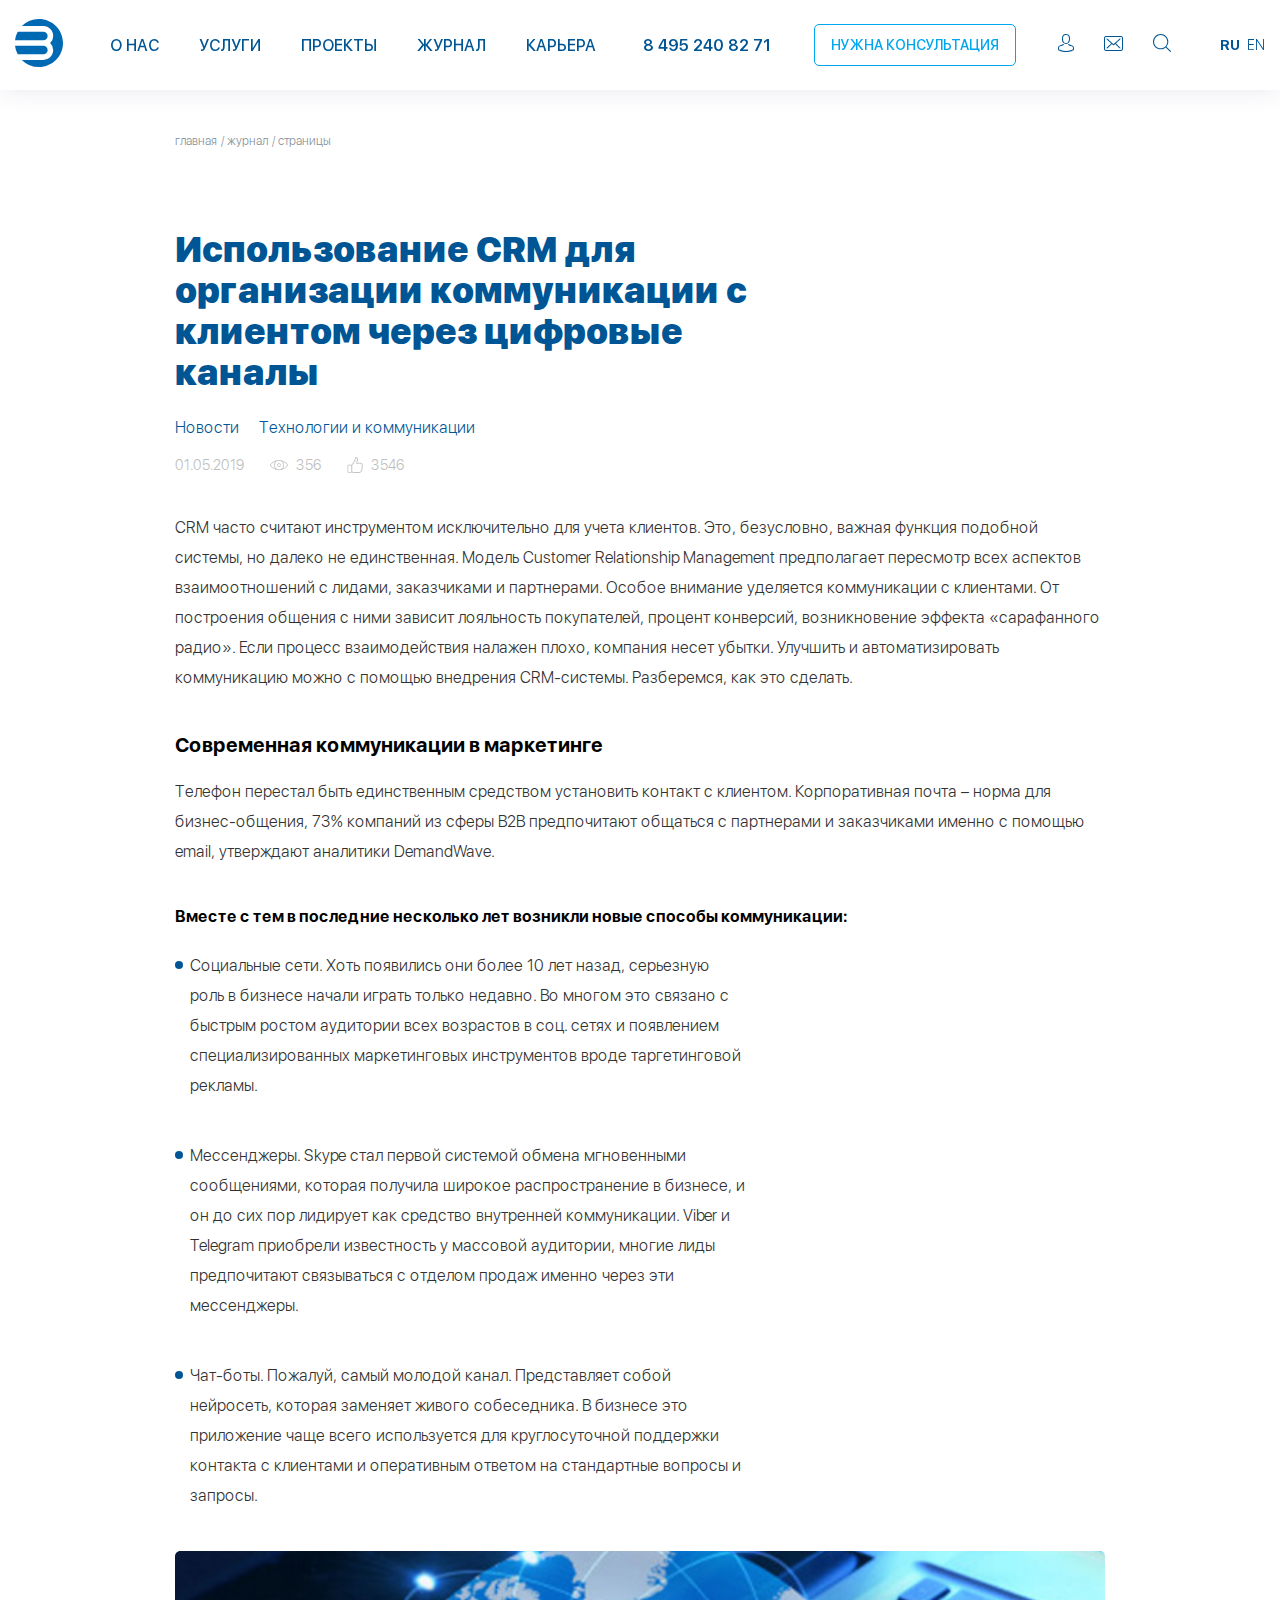
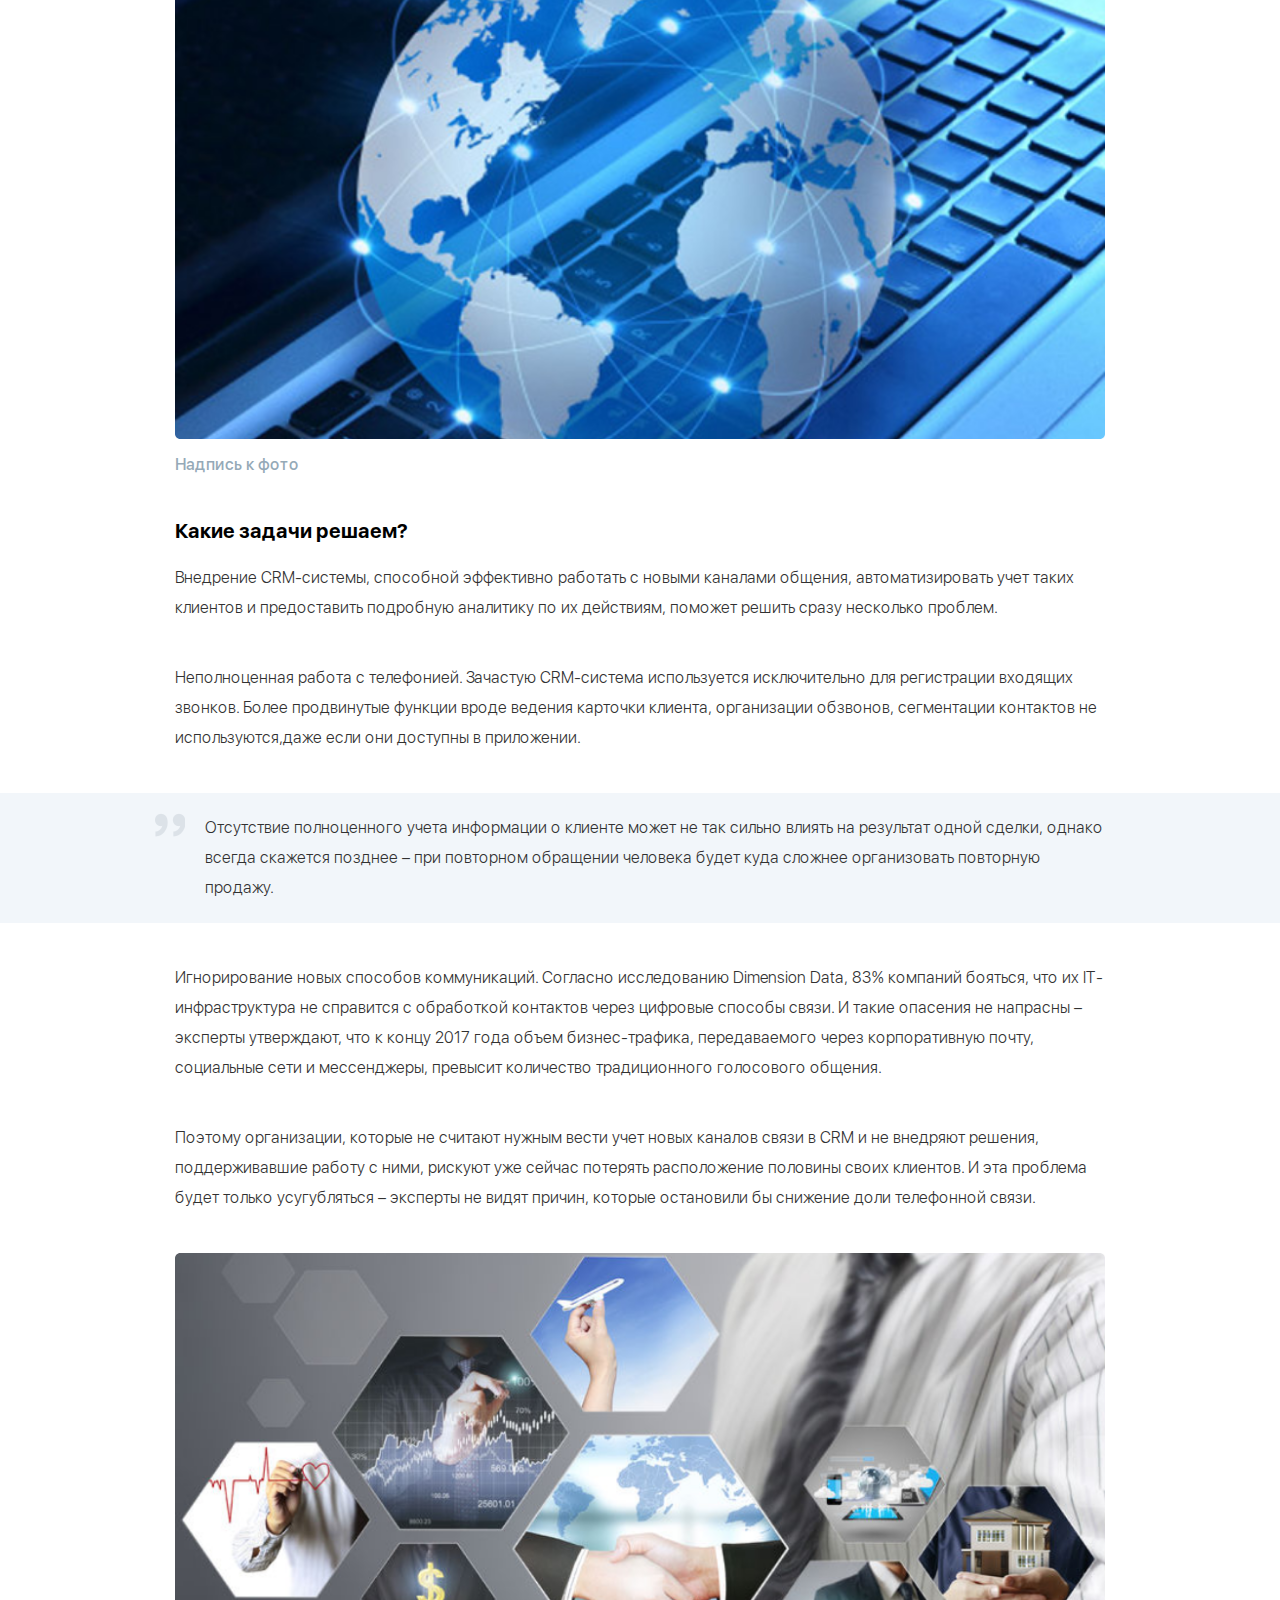
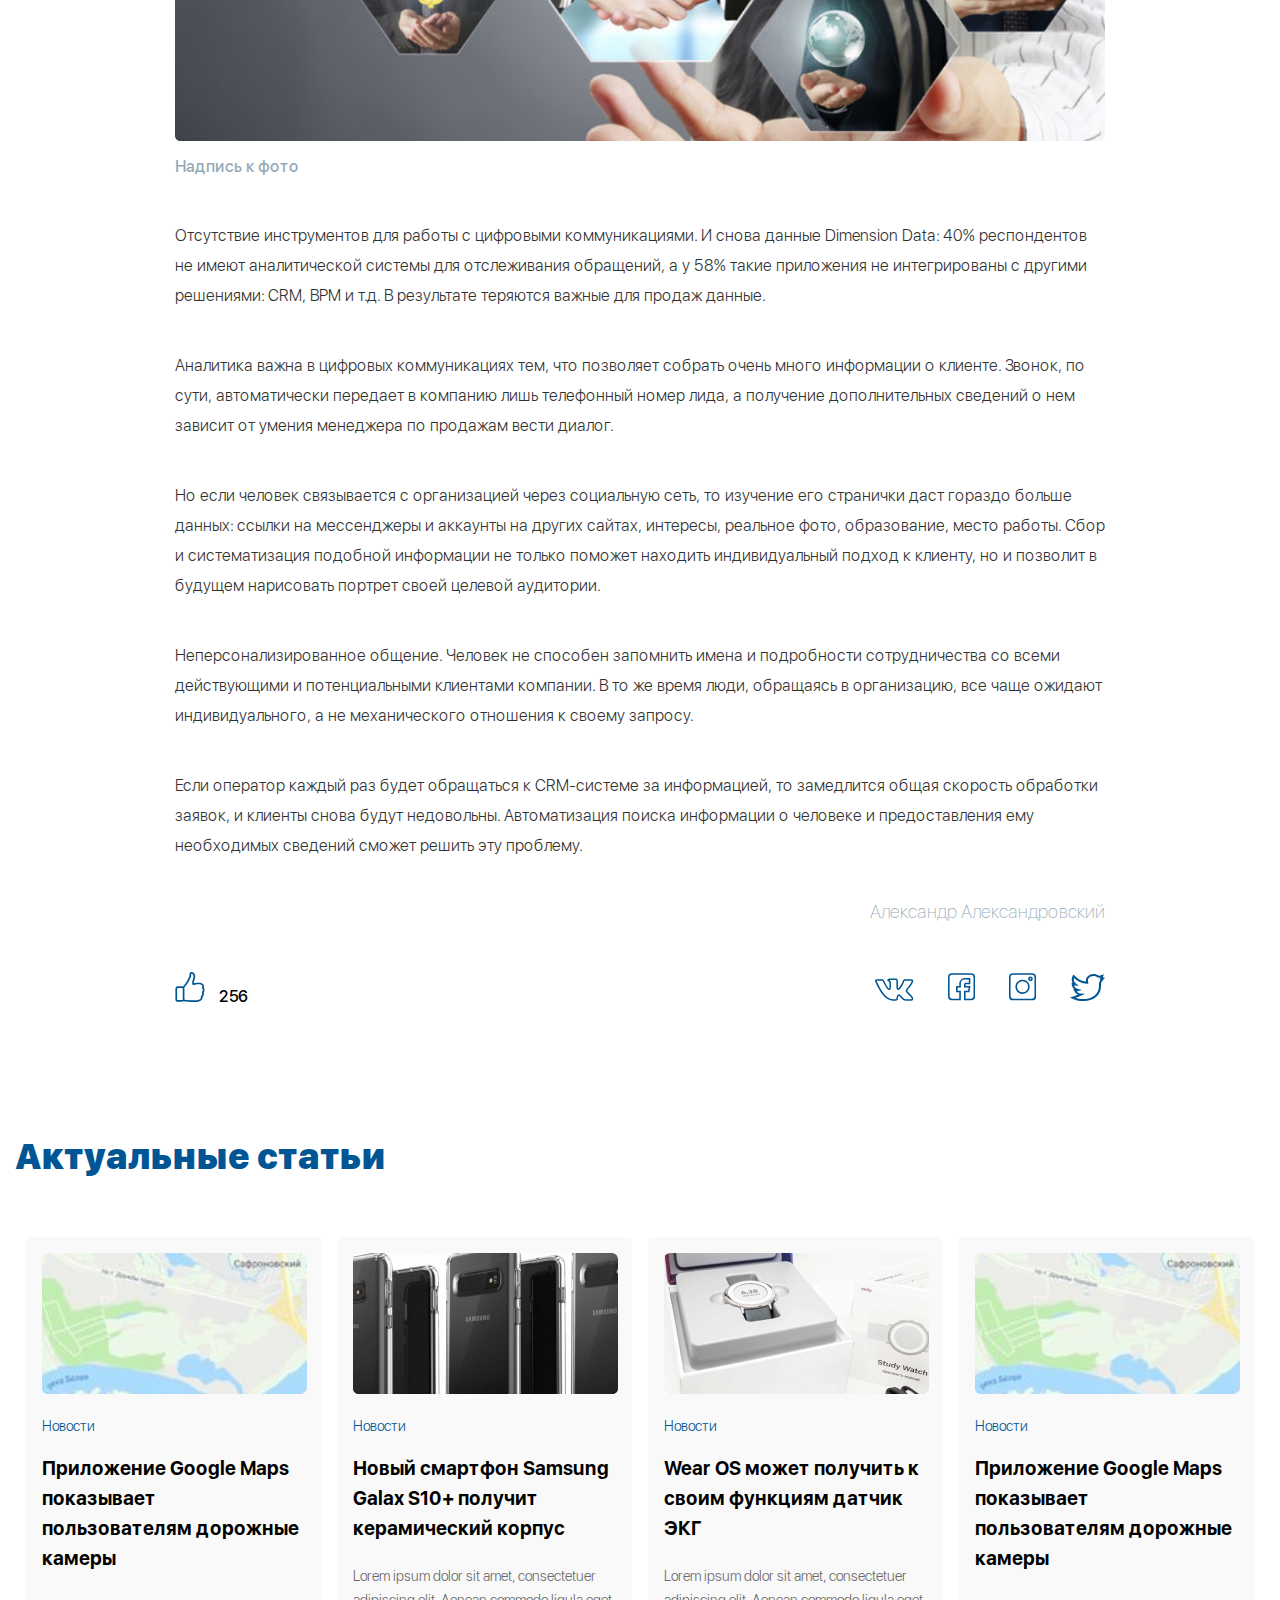
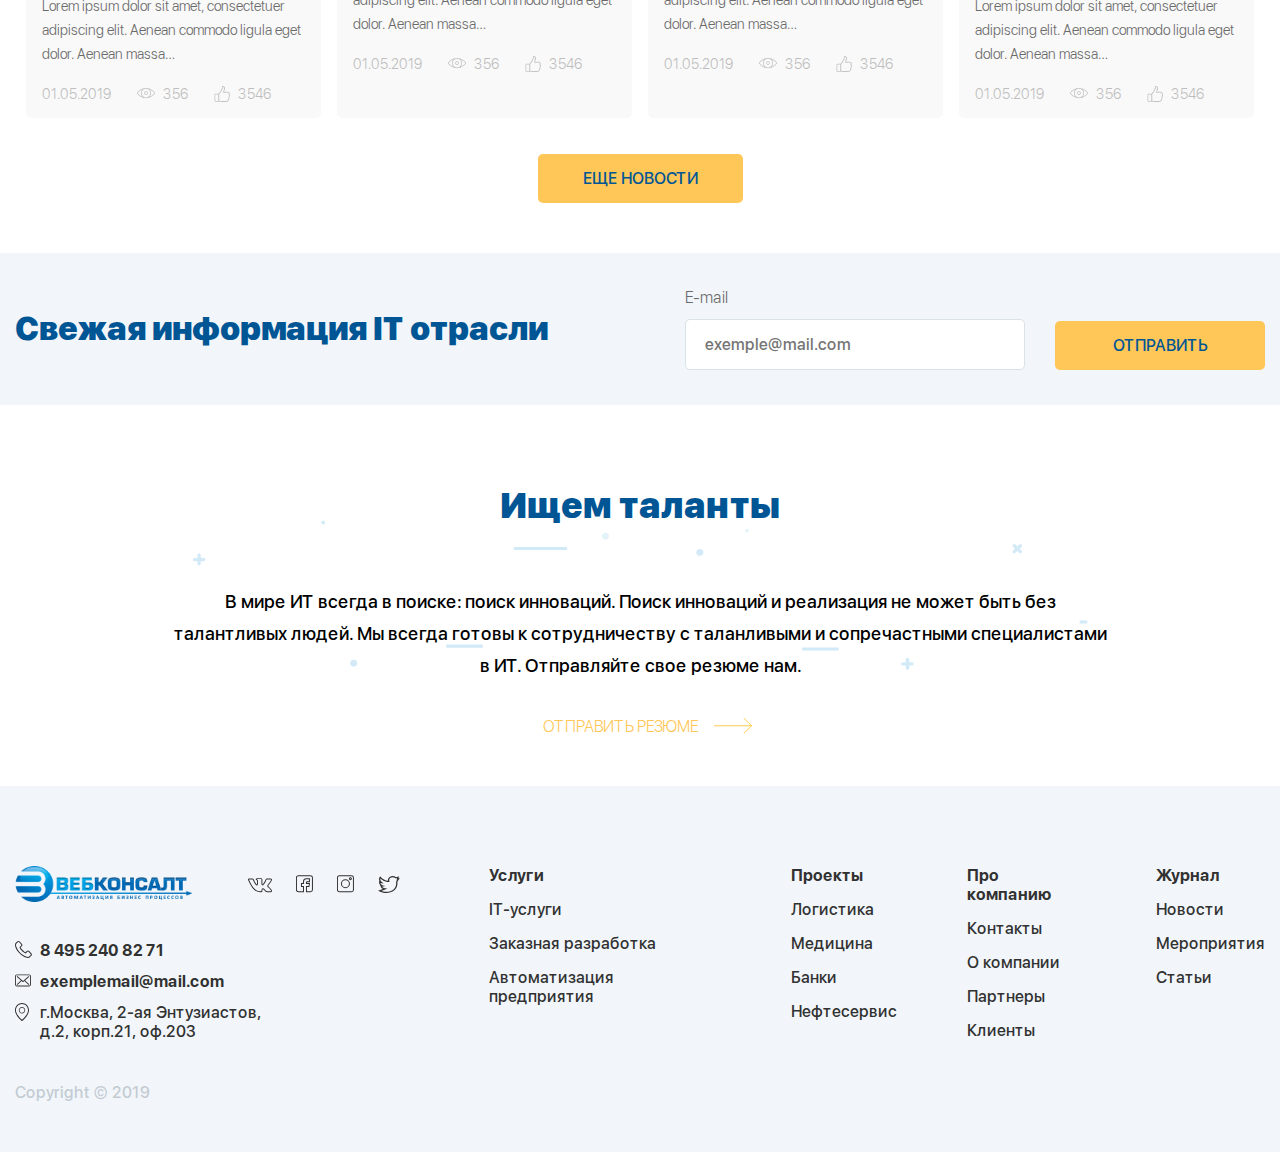
<file: news.html>
<!DOCTYPE html>
<html lang="en">
<head>
  <meta charset="UTF-8">
  <meta name="viewport" content="width=device-width, initial-scale=1.0">
  <title>WebConsalt</title>
  <link rel="stylesheet" href="css/main.css">
  <link rel="stylesheet" href="https://use.fontawesome.com/releases/v5.7.2/css/all.css" integrity="sha384-fnmOCqbTlWIlj8LyTjo7mOUStjsKC4pOpQbqyi7RrhN7udi9RwhKkMHpvLbHG9Sr" crossorigin="anonymous">
</head>
<body>
  <div class="wrapper">

    <header class="header">
      <div class="container container_table">
        <a href="tel:84952408271" class="tel">8 495 240 82 71</a>

        <div class="icon-wrap">

          <a href="#">
            <img src="img/Path_4.svg" alt="">
          </a>

          <a href="#">
            <img src="img/2-layers.png" alt="">
          </a>

          <a href="#" class="searchShow">
            <img src="img/Path_7.svg" alt="">
          </a>

          <form action="#" class="search">
            <div class="search__wrap">
              <input class="search__input" type="text" name="search">
              <button class="search__btn" type="submit"></button>
            </div>
          </form>
        </div>
      </div>
      <div class="container headerFixed">

        <div class="logo">
          <a href="index.html">
            <img src="img/logo.svg" alt="">
          </a>
        </div>

        <nav class="nav">
          <ul class="nav__list">
            <li class="nav__item"><a href="about.html" class="nav__link">О нас</a></li>
            <li class="nav__item"><a href="services.html" class="nav__link">Услуги</a></li>
            <li class="nav__item"><a href="it.html" class="nav__link">Проекты</a></li>
            <li class="nav__item"><a href="magazine.html" class="nav__link">Журнал</a></li>
            <li class="nav__item"><a href="service-banners.html" class="nav__link">Карьера</a></li>
          </ul>
        </nav>
        

        <a href="tel:84952408271" class="tel">8 495 240 82 71</a>

        <a href="#" class="consult">НУЖНА КОНСУЛЬТАЦИЯ</a>

        <div class="icon-wrap">

          <a href="#">
            <img src="img/Path_4.svg" alt="">
          </a>

          <a href="#">
            <img src="img/2-layers.png" alt="">
          </a>

          <a href="#" class="searchShow">
            <img src="img/Path_7.svg" alt="">
          </a>

          <form action="#" class="search">
            <div class="search__wrap">
              <input class="search__input" type="text" name="search">
              <button class="search__btn" type="submit"></button>
            </div>
          </form>
        </div>

        <div class="lang">
          <a href="#" class="lang__link lang__link_active">RU</a>
          <a href="#" class="lang__link">EN</a>
        </div>


        <div class="burger-opener">
          <svg class="ham hamRotate ham1" viewBox="0 0 100 100" width="80" onclick="this.classList.toggle('active')">
            <path
            class="line top"
            d="m 30,33 h 40 c 0,0 9.044436,-0.654587 9.044436,-8.508902 0,-7.854315 -8.024349,-11.958003 -14.89975,-10.85914 -6.875401,1.098863 -13.637059,4.171617 -13.637059,16.368042 v 40" />
            <path
            class="line middle"
            d="m 30,50 h 40" />
            <path
            class="line bottom"
            d="m 30,67 h 40 c 12.796276,0 15.357889,-11.717785 15.357889,-26.851538 0,-15.133752 -4.786586,-27.274118 -16.667516,-27.274118 -11.88093,0 -18.499247,6.994427 -18.435284,17.125656 l 0.252538,40" />
          </svg>
        </div>

      </div>
    </header>

    <main class="main main-padding">

      <div class="pegeNav pegeNav_short">
        <div class="container">
          <a href="#">главная</a>
          <span> / </span>
          <a href="#">журнал</a>
          <span> / </span>
          <a href="#">страницы</a>
        </div>
      </div>

      <section class="newsPage-section section-padding">
        <div class="container">
          <h2 class="section-title section-title_left">Использование CRM для организации коммуникации с клиентом через цифровые каналы</h2>

          <div class="tegs-wrap">
            <span>Новости</span>
            <span>Технологии и коммуникации</span>
          </div>

          <div class="magazine">
            <div class="magazine__dataWrap">
              <span class="magazine__data">01.05.2019</span>
              <span class="magazine__viwes">
                <img src="img/eye.png" alt="">
                <span class="magazine__box">356</span>
              </span>
              <span class="magazine__viwes">
                <img src="img/like.png" alt="">
                <span class="magazine__box">3546</span>
              </span>
            </div>
          </div>

          <p class="news-text">CRM часто считают инструментом исключительно для учета клиентов. Это, безусловно, важная функция подобной системы,
            но далеко не единственная. Модель Customer Relationship Management предполагает пересмотр всех аспектов взаимоотношений
            с лидами, заказчиками и партнерами. Особое внимание уделяется коммуникации с клиентами. От построения общения с ними
            зависит лояльность покупателей, процент конверсий, возникновение эффекта «сарафанного радио». Если процесс
            взаимодействия налажен плохо, компания несет убытки. Улучшить и автоматизировать коммуникацию можно с помощью
          внедрения CRM-системы. Разберемся, как это сделать.</p>

          <h4 class="news-title">Современная коммуникации в маркетинге</h4>

          <p class="news-text">Телефон перестал быть единственным средством установить контакт с клиентом. Корпоративная почта – норма для 
            бизнес-общения, 73% компаний из сферы B2B предпочитают общаться с партнерами и заказчиками именно с помощью email,
          утверждают аналитики DemandWave.</p>

          <h5 class="news-second-title">Вместе с тем в последние несколько лет возникли новые способы коммуникации:</h5>

          <p class="news-text news-text_short">Социальные сети. Хоть появились они более 10 лет назад, серьезную роль в бизнесе начали играть только недавно. Во многом это связано с быстрым
            ростом аудитории всех возрастов в соц. сетях и появлением
            специализированных маркетинговых инструментов вроде
          таргетинговой рекламы.</p>
          <p class="news-text news-text_short">Мессенджеры. Skype стал первой системой обмена мгновенными
            сообщениями, которая получила широкое распространение в бизнесе,
            и он до сих пор лидирует как средство внутренней коммуникации.
            Viber и Telegram приобрели известность у массовой аудитории, многие
            лиды предпочитают связываться с отделом продаж именно через
          эти мессенджеры.</p>
          <p class="news-text news-text_short">Чат-боты. Пожалуй, самый молодой канал. Представляет собой нейросеть,
            которая заменяет живого собеседника. В бизнесе это приложение чаще всего используется для круглосуточной поддержки контакта с клиентами
          и оперативным ответом на стандартные вопросы и запросы.</p>

          <div class="news-img">
            <img src="img/Image_25.png" alt="">
            <span>Надпись к фото</span>
          </div>

          <h4 class="news-title">Какие задачи решаем?</h4>

          <p class="news-text">Внедрение CRM-системы, способной эффективно работать с новыми каналами общения, автоматизировать
            учет таких клиентов и предоставить подробную аналитику по их действиям, поможет решить сразу
          несколько проблем.</p>

          <p class="news-text">Неполноценная работа с телефонией. Зачастую CRM-система используется исключительно для регистрации
            входящих звонков. Более продвинутые функции вроде ведения карточки клиента, организации обзвонов,
          сегментации контактов не используются,даже если они доступны в приложении.</p>

          <div class="news-special"> 
            <p class="news-text">Отсутствие полноценного учета информации о клиенте может не так сильно влиять на результат одной сделки,
            однако всегда скажется позднее – при повторном обращении человека будет куда сложнее организовать повторную продажу.</p>
          </div>

          <p class="news-text">Игнорирование новых способов коммуникаций. Согласно исследованию Dimension Data, 83% компаний бояться,
            что их IT-инфраструктура не справится с обработкой контактов через цифровые способы связи. И такие опасения
            не напрасны – эксперты утверждают, что к концу 2017 года объем бизнес-трафика, передаваемого через
            корпоративную почту, социальные сети и мессенджеры, превысит количество традиционного
          голосового общения.</p>

          <p class="news-text">Поэтому организации, которые не считают нужным вести учет новых каналов связи в CRM и не внедряют
            решения, поддерживавшие работу с ними, рискуют уже сейчас потерять расположение половины своих
            клиентов. И эта проблема будет только усугубляться – эксперты не видят причин, которые остановили
          бы снижение доли телефонной связи.</p>

          <div class="news-img">
            <img src="img/Image_28.png" alt="">
            <span>Надпись к фото</span>
          </div>

          <p class="news-text">Отсутствие инструментов для работы с цифровыми коммуникациями. И снова данные Dimension Data: 40% респондентов
            не имеют аналитической системы для отслеживания обращений, а у 58% такие приложения не интегрированы с другими
          решениями: CRM, BPM и т.д. В результате теряются важные для продаж данные.</p>

          <p class="news-text">Аналитика важна в цифровых коммуникациях тем, что позволяет собрать очень много информации о клиенте. Звонок, по сути, 
            автоматически передает в компанию лишь телефонный номер лида, а получение дополнительных сведений о нем зависит
          от умения менеджера по продажам вести диалог.</p>

          <p class="news-text">Но если человек связывается с организацией через социальную сеть, то изучение его странички даст гораздо больше данных:
            ссылки на мессенджеры и аккаунты на других сайтах, интересы, реальное фото, образование, место работы.
            Сбор и систематизация подобной информации не только поможет находить индивидуальный подход к клиенту, но и позволит 
          в будущем нарисовать портрет своей целевой аудитории.</p>

          <p class="news-text">Неперсонализированное общение. Человек не способен запомнить имена и подробности сотрудничества со всеми
            действующими и потенциальными клиентами компании. В то же время люди, обращаясь в организацию, все чаще ожидают
          индивидуального, а не механического отношения к своему запросу.</p>

          <p class="news-text">Если оператор каждый раз будет обращаться к CRM-системе за информацией, то замедлится общая скорость обработки заявок,
            и клиенты снова будут недовольны. Автоматизация поиска информации о человеке и предоставления ему необходимых сведений
          сможет решить эту проблему.</p>
          
          <span class="news-author">Александр Александровский</span>

          <div class="newsSocWrap">
            <div class="like-wrap">
              <img src="img/Path_631.svg" alt="">
              <span class="like">256</span>
            </div>

            <div class="soc">
              <a href="#">
                <img src="img/Path_107.svg" alt="">
              </a>
              <a href="#">
                <img src="img/facebook.svg" alt="">
              </a>
              <a href="#">
                <img src="img/4-layers.svg" alt="">
              </a>
              <a href="#">
                <img src="img/twitter2.svg" alt="">
              </a>
            </div>
          </div>
        </div>
      </section>

      <section class="magazine-section section-padding">

        <div class="container">

          <h2 class="section-title section-title_left">Актуальные статьи</h2>

          <div class="magazine-wrap">

            <a href="#" class="magazine">
              <div class="magazine__img">
                <img src="img/imgMap.jpg" alt="">
              </div>
              <span class="magazine__news">Новости</span>
              <h3 class="magazine__title">Приложение Google Maps
                показывает пользователям
              дорожные камеры</h3>
              <p class="magazine__text">Lorem ipsum dolor sit amet, consectetuer
                adipiscing elit. Aenean commodo ligula
              eget dolor. Aenean massa…</p>
              <div class="magazine__dataWrap">
                <span class="magazine__data">01.05.2019</span>
                <span class="magazine__viwes">
                  <img src="img/eye.png" alt="">
                  <span class="magazine__box">356</span>
                </span>
                <span class="magazine__viwes">
                  <img src="img/like.png" alt="">
                  <span class="magazine__box">3546</span>
                </span>
              </div>
            </a>

            <a href="#" class="magazine">
              <div class="magazine__img">
                <img src="img/Imagtell.jpg" alt="">
              </div>
              <span class="magazine__news">Новости</span>
              <h3 class="magazine__title">Новый смартфон Samsung
                Galax S10+ получит
              керамический корпус</h3>
              <p class="magazine__text">Lorem ipsum dolor sit amet, consectetuer
                adipiscing elit. Aenean commodo ligula
              eget dolor. Aenean massa…</p>
              <div class="magazine__dataWrap">
                <span class="magazine__data">01.05.2019</span>
                <span class="magazine__viwes">
                  <img src="img/eye.png" alt="">
                  <span class="magazine__box">356</span>
                </span>
                <span class="magazine__viwes">
                  <img src="img/like.png" alt="">
                  <span class="magazine__box">3546</span>
                </span>
              </div>
            </a>

            <a href="#" class="magazine">
              <div class="magazine__img">
                <img src="img/Imagmed.jpg" alt="">
              </div>
              <span class="magazine__news">Новости</span>
              <h3 class="magazine__title">Wear OS может получить
                к своим функциям
              датчик ЭКГ</h3>
              <p class="magazine__text">Lorem ipsum dolor sit amet, consectetuer
                adipiscing elit. Aenean commodo ligula
              eget dolor. Aenean massa…</p>
              <div class="magazine__dataWrap">
                <span class="magazine__data">01.05.2019</span>
                <span class="magazine__viwes">
                  <img src="img/eye.png" alt="">
                  <span class="magazine__box">356</span>
                </span>
                <span class="magazine__viwes">
                  <img src="img/like.png" alt="">
                  <span class="magazine__box">3546</span>
                </span>
              </div>
            </a>

            <a href="#" class="magazine">
              <div class="magazine__img">
                <img src="img/imgMap.jpg" alt="">
              </div>
              <span class="magazine__news">Новости</span>
              <h3 class="magazine__title">Приложение Google Maps
                показывает пользователям
              дорожные камеры</h3>
              <p class="magazine__text">Lorem ipsum dolor sit amet, consectetuer
                adipiscing elit. Aenean commodo ligula
              eget dolor. Aenean massa…</p>
              <div class="magazine__dataWrap">
                <span class="magazine__data">01.05.2019</span>
                <span class="magazine__viwes">
                  <img src="img/eye.png" alt="">
                  <span class="magazine__box">356</span>
                </span>
                <span class="magazine__viwes">
                  <img src="img/like.png" alt="">
                  <span class="magazine__box">3546</span>
                </span>
              </div>
            </a>
          </div>

          <a href="#" class="orange-btn">Еще новости</a>
        </div>
      </section>

      <section class="subscription-section">
        <div class="container">
          <h2 class="section-title">Свежая информация IT отрасли</h2>

          <form action="#" class="contact-form">
            <div class="input-wrap">
              <span class="form-name">E-mail</span>
              <input placeholder="exemple@mail.com" type="text" class="contact-input">
            </div>

            <button type="submit" class="orange-btn">Отправить</button> 
          </form>

        </div>
      </section>

      <section class="talents-section section-padding">
        <div class="container">
          <div class="talents-wrap">
            <h2 class="section-title">Ищем таланты</h2>
            <p class="talents-paragraph">В мире ИТ всегда в поиске: поиск инноваций. Поиск инноваций и реализация не может быть без талантливых людей. Мы всегда готовы к сотрудничеству с таланливыми и сопречастными специалистами в ИТ. Отправляйте свое резюме нам.</p>
            <a href="#" class="talents-btn">ОТПРАВИТЬ РЕЗЮМЕ</a>
          </div>
        </div>
      </section>
    </main>

    <footer class="footer section-padding">
      <div class="container">
        <div class="footer-wrapp">

          <div class="footer-contact">

            <div class="footer-logo">
              <a href="#" class="footer-logo-link">
                <img src="img/WEBCONSULT.svg" alt="">
              </a>

              <div class="footer-soc">
                <a href="#" class="footer-soc-link"><img src="img/vk.svg" alt=""></a>
                <a href="#" class="footer-soc-link"><img src="img/fb.svg" alt=""></a>
                <a href="#" class="footer-soc-link"><img src="img/instagram.svg" alt=""></a>
                <a href="#" class="footer-soc-link"><img src="img/twitter.svg" alt=""></a>
              </div>
            </div>

            <div class="footer-form">
              <a href="#" class="footer-link footer-tell">8 495 240 82 71</a>
              <a href="#" class="footer-link footer-email">exemplemail@mail.com</a>
              <a href="#" class="footer-link footer-adress">г.Москва, 2-ая Энтузиастов, д.2, корп.21, оф.203</a>
            </div>

            <div class="footerNav footerNav_tablet">
              <a href="#" class="footerNav__link">Услуги</a>
              <a href="#" class="footerNav__link">Проекты</a>
              <a href="#" class="footerNav__link">Журнал</a>
              <a href="#" class="footerNav__link">Про компанию</a>
            </div>

            <p class="copyright">Copyright © 2019</p>
          </div>
          <div class="footerNavWrap">
            <div class="footerNav">
              <h3 class="footerNav__title">Услуги</h3>
              <a href="#" class="footerNav__link">IT-услуги</a>
              <a href="#" class="footerNav__link">Заказная разработка</a>
              <a href="#" class="footerNav__link">Автоматизация предприятия</a>
            </div>

            <div class="footerNav">
              <h3 class="footerNav__title">Проекты</h3>
              <a href="#" class="footerNav__link">Логистика</a>
              <a href="#" class="footerNav__link">Медицина</a>
              <a href="#" class="footerNav__link">Банки</a>
              <a href="#" class="footerNav__link">Нефтесервис</a>
            </div>

            <div class="footerNav">
              <h3 class="footerNav__title">Про компанию</h3>
              <a href="#" class="footerNav__link">Контакты</a>
              <a href="#" class="footerNav__link">О компании</a>
              <a href="#" class="footerNav__link">Партнеры</a>
              <a href="#" class="footerNav__link">Клиенты</a>
            </div>

            <div class="footerNav">
              <h3 class="footerNav__title">Журнал</h3>
              <a href="#" class="footerNav__link">Новости</a>
              <a href="#" class="footerNav__link">Мероприятия</a>
              <a href="#" class="footerNav__link">Статьи</a>
            </div>
          </div>
        </div>
      </div>
    </footer>
  </div>
  <script src="js/jquery-3.3.1.min.js"></script>
  <script src="js/slick-js.js"></script>
  <script src="js/main.js"></script>

</body>
</html>
</file>
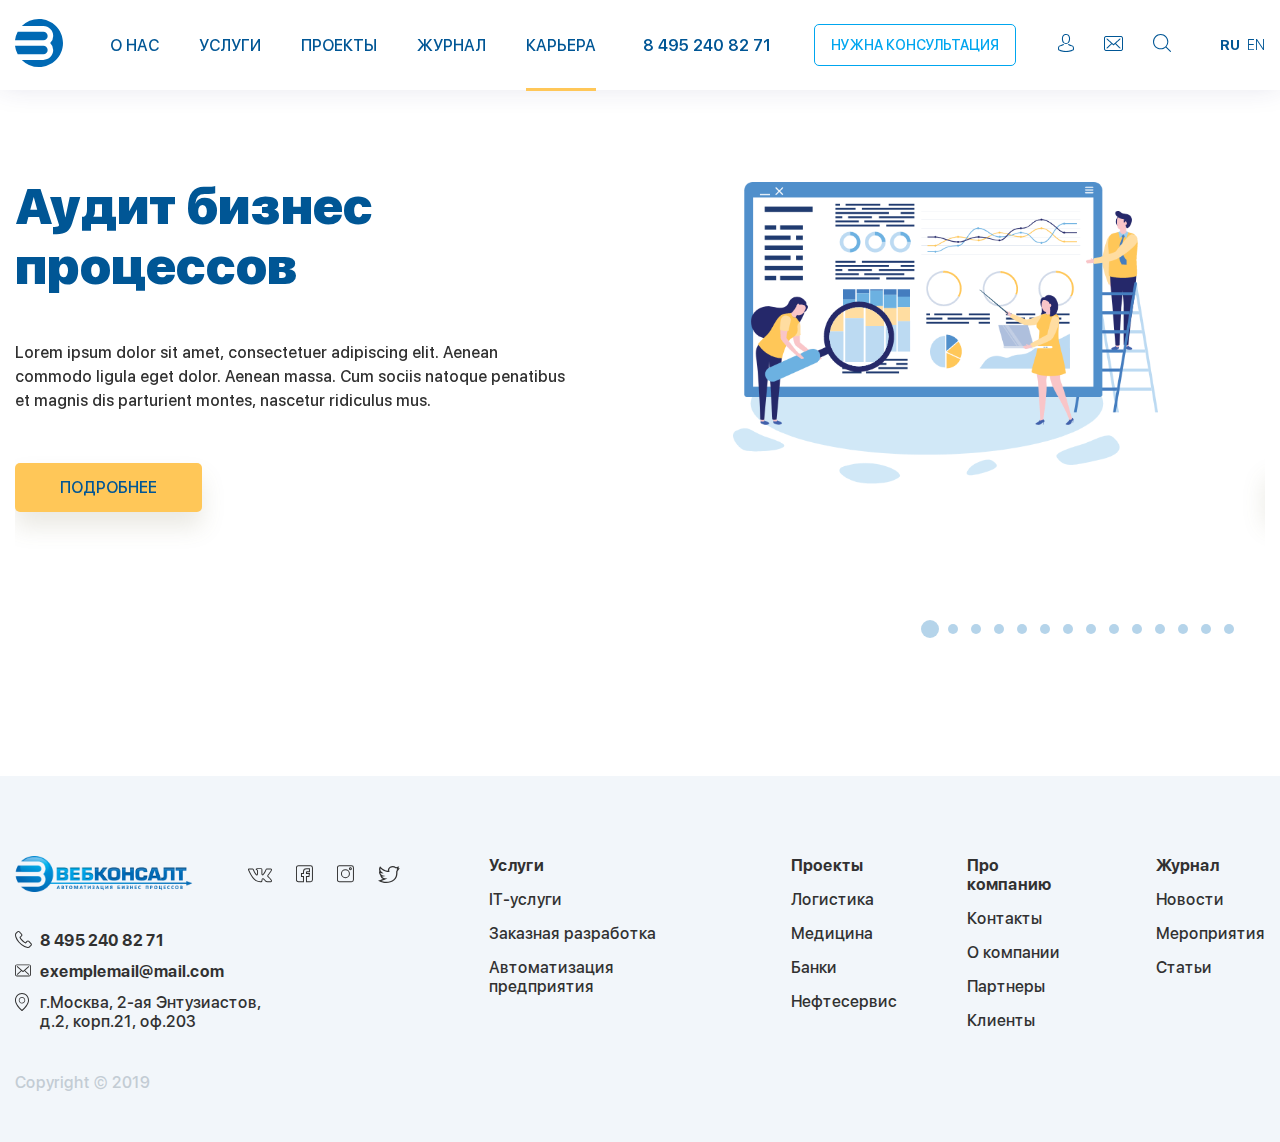
<file: service-banners.html>
<!DOCTYPE html>
<html lang="en">
<head>
  <meta charset="UTF-8">
  <meta name="viewport" content="width=device-width, initial-scale=1.0">
  <title>WebConsalt</title>
  <link rel="stylesheet" href="css/main.css">
  <link rel="stylesheet" href="https://use.fontawesome.com/releases/v5.7.2/css/all.css" integrity="sha384-fnmOCqbTlWIlj8LyTjo7mOUStjsKC4pOpQbqyi7RrhN7udi9RwhKkMHpvLbHG9Sr" crossorigin="anonymous">
</head>
<body>
  <div class="wrapper">

    <header class="header">
      <div class="container container_table">
        <a href="tel:84952408271" class="tel">8 495 240 82 71</a>

        <div class="icon-wrap">

          <a href="#">
            <img src="img/Path_4.svg" alt="">
          </a>

          <a href="#">
            <img src="img/2-layers.png" alt="">
          </a>

          <a href="#" class="searchShow">
            <img src="img/Path_7.svg" alt="">
          </a>

          <form action="#" class="search">
            <div class="search__wrap">
              <input class="search__input" type="text" name="search">
              <button class="search__btn" type="submit"></button>
            </div>
          </form>
        </div>
      </div>
      <div class="container">

        <div class="logo">
          <a href="index.html">
            <img src="img/logo.svg" alt="">
          </a>
        </div>

        <nav class="nav">
          <ul class="nav__list">
            <li class="nav__item"><a href="about.html" class="nav__link">О нас</a></li>
            <li class="nav__item"><a href="services.html" class="nav__link">Услуги</a></li>
            <li class="nav__item"><a href="it.html" class="nav__link">Проекты</a></li>
            <li class="nav__item"><a href="magazine.html" class="nav__link">Журнал</a></li>
            <li class="nav__item"><a href="service-banners.html" class="nav__link nav__link_active">Карьера</a></li>
          </ul>
        </nav>
        

        <a href="tel:84952408271" class="tel">8 495 240 82 71</a>

        <a href="contacts.html" class="consult">НУЖНА КОНСУЛЬТАЦИЯ</a>

        <div class="icon-wrap">

          <a href="#">
            <img src="img/Path_4.svg" alt="">
          </a>

          <a href="#">
            <img src="img/2-layers.png" alt="">
          </a>

          <a href="#" class="searchShow">
            <img src="img/Path_7.svg" alt="">
          </a>

          <form action="#" class="search">
            <div class="search__wrap">
              <input class="search__input" type="text" name="search">
              <button class="search__btn" type="submit"></button>
            </div>
          </form>
        </div>

        <div class="lang">
          <a href="#" class="lang__link lang__link_active">RU</a>
          <a href="#" class="lang__link">EN</a>
        </div>


        <div class="burger-opener">
          <svg class="ham hamRotate ham1" viewBox="0 0 100 100" width="80" onclick="this.classList.toggle('active')">
            <path
            class="line top"
            d="m 30,33 h 40 c 0,0 9.044436,-0.654587 9.044436,-8.508902 0,-7.854315 -8.024349,-11.958003 -14.89975,-10.85914 -6.875401,1.098863 -13.637059,4.171617 -13.637059,16.368042 v 40" />
            <path
            class="line middle"
            d="m 30,50 h 40" />
            <path
            class="line bottom"
            d="m 30,67 h 40 c 12.796276,0 15.357889,-11.717785 15.357889,-26.851538 0,-15.133752 -4.786586,-27.274118 -16.667516,-27.274118 -11.88093,0 -18.499247,6.994427 -18.435284,17.125656 l 0.252538,40" />
          </svg>
        </div>

      </div>
    </header>

    <div class="banners-blocks">
      <div class="container">
        <div class="main-slider">
          <div class="slide slide_prod" style="background-image: url('img/slide1.png');">
            <div class="slide__info">
              <h2 class="slide__title">Аудит бизнес процессов</h2>
              <p class="slide__text">Lorem ipsum dolor sit amet, consectetuer adipiscing elit. Aenean commodo ligula eget dolor. Aenean massa. Cum sociis natoque penatibus et magnis dis parturient montes, nascetur ridiculus mus.</p>
              <a href="#" class="orange-btn orange-btn_shadow">ПОДРОБНЕЕ</a>
            </div>
          </div> 
          <div class="slide slide_prod" style="background-image: url('img/slide2.png');">
            <div class="slide__info">
              <h2 class="slide__title">Разработка мобильного приложения</h2>
              <p class="slide__text">Lorem ipsum dolor sit amet, consectetuer adipiscing elit. Aenean commodo ligula eget dolor. Aenean massa. Cum sociis natoque penatibus et magnis dis parturient montes, nascetur ridiculus mus.</p>
              <a href="#" class="orange-btn orange-btn_shadow">ПОДРОБНЕЕ</a>
            </div>
          </div> 
          <div class="slide slide_prod" style="background-image: url('img/slide3.png');">
            <div class="slide__info">
              <h2 class="slide__title">Разработка CRM</h2>
              <p class="slide__text">Lorem ipsum dolor sit amet, consectetuer adipiscing elit. Aenean commodo ligula eget dolor. Aenean massa. Cum sociis natoque penatibus et magnis dis parturient montes, nascetur ridiculus mus.</p>
              <a href="#" class="orange-btn orange-btn_shadow">ПОДРОБНЕЕ</a>
            </div>
          </div>
          <div class="slide slide_prod" style="background-image: url('img/slide4.png');">
            <div class="slide__info">
              <h2 class="slide__title">Разработка ERP</h2>
              <p class="slide__text">Lorem ipsum dolor sit amet, consectetuer adipiscing elit. Aenean commodo ligula eget dolor. Aenean massa. Cum sociis natoque penatibus et magnis dis parturient montes, nascetur ridiculus mus.</p>
              <a href="#" class="orange-btn orange-btn_shadow">ПОДРОБНЕЕ</a>
            </div>
          </div> 
          <div class="slide slide_prod" style="background-image: url('img/slide5.png');">
            <div class="slide__info">
              <h2 class="slide__title">Внедрение CRM</h2>
              <p class="slide__text">Lorem ipsum dolor sit amet, consectetuer adipiscing elit. Aenean commodo ligula eget dolor. Aenean massa. Cum sociis natoque penatibus et magnis dis parturient montes, nascetur ridiculus mus.</p>
              <a href="#" class="orange-btn orange-btn_shadow">ПОДРОБНЕЕ</a>
            </div>
          </div> 
          <div class="slide slide_prod" style="background-image: url('img/slide6.png');">
            <div class="slide__info">
              <h2 class="slide__title">Внедрение ERP</h2>
              <p class="slide__text">Lorem ipsum dolor sit amet, consectetuer adipiscing elit. Aenean commodo ligula eget dolor. Aenean massa. Cum sociis natoque penatibus et magnis dis parturient montes, nascetur ridiculus mus.</p>
              <a href="#" class="orange-btn orange-btn_shadow">ПОДРОБНЕЕ</a>
            </div>
          </div>
          <div class="slide slide_prod" style="background-image: url('img/slide7.png');">
            <div class="slide__info">
              <h2 class="slide__title">HR автоматизация</h2>
              <p class="slide__text">Lorem ipsum dolor sit amet, consectetuer adipiscing elit. Aenean commodo ligula eget dolor. Aenean massa. Cum sociis natoque penatibus et magnis dis parturient montes, nascetur ridiculus mus.</p>
              <a href="#" class="orange-btn orange-btn_shadow">ПОДРОБНЕЕ</a>
            </div>
          </div>
          <div class="slide slide_prod" style="background-image: url('img/slide8.png');">
            <div class="slide__info">
              <h2 class="slide__title">Разработка чат-ботов</h2>
              <p class="slide__text">Lorem ipsum dolor sit amet, consectetuer adipiscing elit. Aenean commodo ligula eget dolor. Aenean massa. Cum sociis natoque penatibus et magnis dis parturient montes, nascetur ridiculus mus.</p>
              <a href="#" class="orange-btn orange-btn_shadow">ПОДРОБНЕЕ</a>
            </div>
          </div>
          <div class="slide slide_prod" style="background-image: url('img/slide9.png');">
            <div class="slide__info">
              <h2 class="slide__title">Системы защиты информации</h2>
              <p class="slide__text">Lorem ipsum dolor sit amet, consectetuer adipiscing elit. Aenean commodo ligula eget dolor. Aenean massa. Cum sociis natoque penatibus et magnis dis parturient montes, nascetur ridiculus mus.</p>
              <a href="#" class="orange-btn orange-btn_shadow">ПОДРОБНЕЕ</a>
            </div>
          </div>
          <div class="slide slide_prod" style="background-image: url('img/slide10.png');">
            <div class="slide__info">
              <h2 class="slide__title">Электронный документооборот</h2>
              <p class="slide__text">Lorem ipsum dolor sit amet, consectetuer adipiscing elit. Aenean commodo ligula eget dolor. Aenean massa. Cum sociis natoque penatibus et magnis dis parturient montes, nascetur ridiculus mus.</p>
              <a href="#" class="orange-btn orange-btn_shadow">ПОДРОБНЕЕ</a>
            </div>
          </div>
          <div class="slide slide_prod" style="background-image: url('img/slide11.png');">
            <div class="slide__info">
              <h2 class="slide__title">Внедрение телефонии на базе Asterisk</h2>
              <p class="slide__text">Lorem ipsum dolor sit amet, consectetuer adipiscing elit. Aenean commodo ligula eget dolor. Aenean massa. Cum sociis natoque penatibus et magnis dis parturient montes, nascetur ridiculus mus.</p>
              <a href="#" class="orange-btn orange-btn_shadow">ПОДРОБНЕЕ</a>
            </div>
          </div>
          <div class="slide slide_prod" style="background-image: url('img/slide12.png');">
            <div class="slide__info">
              <h2 class="slide__title">Разработка AI</h2>
              <p class="slide__text">Lorem ipsum dolor sit amet, consectetuer adipiscing elit. Aenean commodo ligula eget dolor. Aenean massa. Cum sociis natoque penatibus et magnis dis parturient montes, nascetur ridiculus mus.</p>
              <a href="#" class="orange-btn orange-btn_shadow">ПОДРОБНЕЕ</a>
            </div>
          </div>
          <div class="slide slide_prod" style="background-image: url('img/slide13.png');">
            <div class="slide__info">
              <h2 class="slide__title">Система бюджетирования на предприятии</h2>
              <p class="slide__text">Lorem ipsum dolor sit amet, consectetuer adipiscing elit. Aenean commodo ligula eget dolor. Aenean massa. Cum sociis natoque penatibus et magnis dis parturient montes, nascetur ridiculus mus.</p>
              <a href="#" class="orange-btn orange-btn_shadow">ПОДРОБНЕЕ</a>
            </div>
          </div>
          <div class="slide slide_prod" style="background-image: url('img/slide14.png');">
            <div class="slide__info">
              <h2 class="slide__title">Автоматизация складского учета</h2>
              <p class="slide__text">Lorem ipsum dolor sit amet, consectetuer adipiscing elit. Aenean commodo ligula eget dolor. Aenean massa. Cum sociis natoque penatibus et magnis dis parturient montes, nascetur ridiculus mus.</p>
              <a href="#" class="orange-btn orange-btn_shadow">ПОДРОБНЕЕ</a>
            </div>
          </div>
        </div>
      </div>
    </div>

    <footer class="footer section-padding">
      <div class="container">
        <div class="footer-wrapp">

          <div class="footer-contact">

            <div class="footer-logo">
              <a href="#" class="footer-logo-link">
                <img src="img/WEBCONSULT.svg" alt="">
              </a>

              <div class="footer-soc">
                <a href="#" class="footer-soc-link"><img src="img/vk.svg" alt=""></a>
                <a href="#" class="footer-soc-link"><img src="img/fb.svg" alt=""></a>
                <a href="#" class="footer-soc-link"><img src="img/instagram.svg" alt=""></a>
                <a href="#" class="footer-soc-link"><img src="img/twitter.svg" alt=""></a>
              </div>
            </div>

            <div class="footer-form">
              <a href="#" class="footer-link footer-tell">8 495 240 82 71</a>
              <a href="#" class="footer-link footer-email">exemplemail@mail.com</a>
              <a href="#" class="footer-link footer-adress">г.Москва, 2-ая Энтузиастов, д.2, корп.21, оф.203</a>
            </div>

            <div class="footerNav footerNav_tablet">
              <a href="#" class="footerNav__link">Услуги</a>
              <a href="#" class="footerNav__link">Проекты</a>
              <a href="#" class="footerNav__link">Журнал</a>
              <a href="#" class="footerNav__link">Про компанию</a>
            </div>

            <p class="copyright">Copyright © 2019</p>
          </div>
          <div class="footerNavWrap">
            <div class="footerNav">
              <h3 class="footerNav__title">Услуги</h3>
              <a href="#" class="footerNav__link">IT-услуги</a>
              <a href="#" class="footerNav__link">Заказная разработка</a>
              <a href="#" class="footerNav__link">Автоматизация предприятия</a>
            </div>

            <div class="footerNav">
              <h3 class="footerNav__title">Проекты</h3>
              <a href="#" class="footerNav__link">Логистика</a>
              <a href="#" class="footerNav__link">Медицина</a>
              <a href="#" class="footerNav__link">Банки</a>
              <a href="#" class="footerNav__link">Нефтесервис</a>
            </div>

            <div class="footerNav">
              <h3 class="footerNav__title">Про компанию</h3>
              <a href="#" class="footerNav__link">Контакты</a>
              <a href="#" class="footerNav__link">О компании</a>
              <a href="#" class="footerNav__link">Партнеры</a>
              <a href="#" class="footerNav__link">Клиенты</a>
            </div>

            <div class="footerNav">
              <h3 class="footerNav__title">Журнал</h3>
              <a href="#" class="footerNav__link">Новости</a>
              <a href="#" class="footerNav__link">Мероприятия</a>
              <a href="#" class="footerNav__link">Статьи</a>
            </div>
          </div>
        </div>
      </div>
    </footer>

  </div>
  <script src="js/jquery-3.3.1.min.js"></script>
  <script src="js/slider.js"></script>
  <script src="js/slick-js.js"></script>
  <script src="js/main.js"></script>

</body>
</html>
</file>
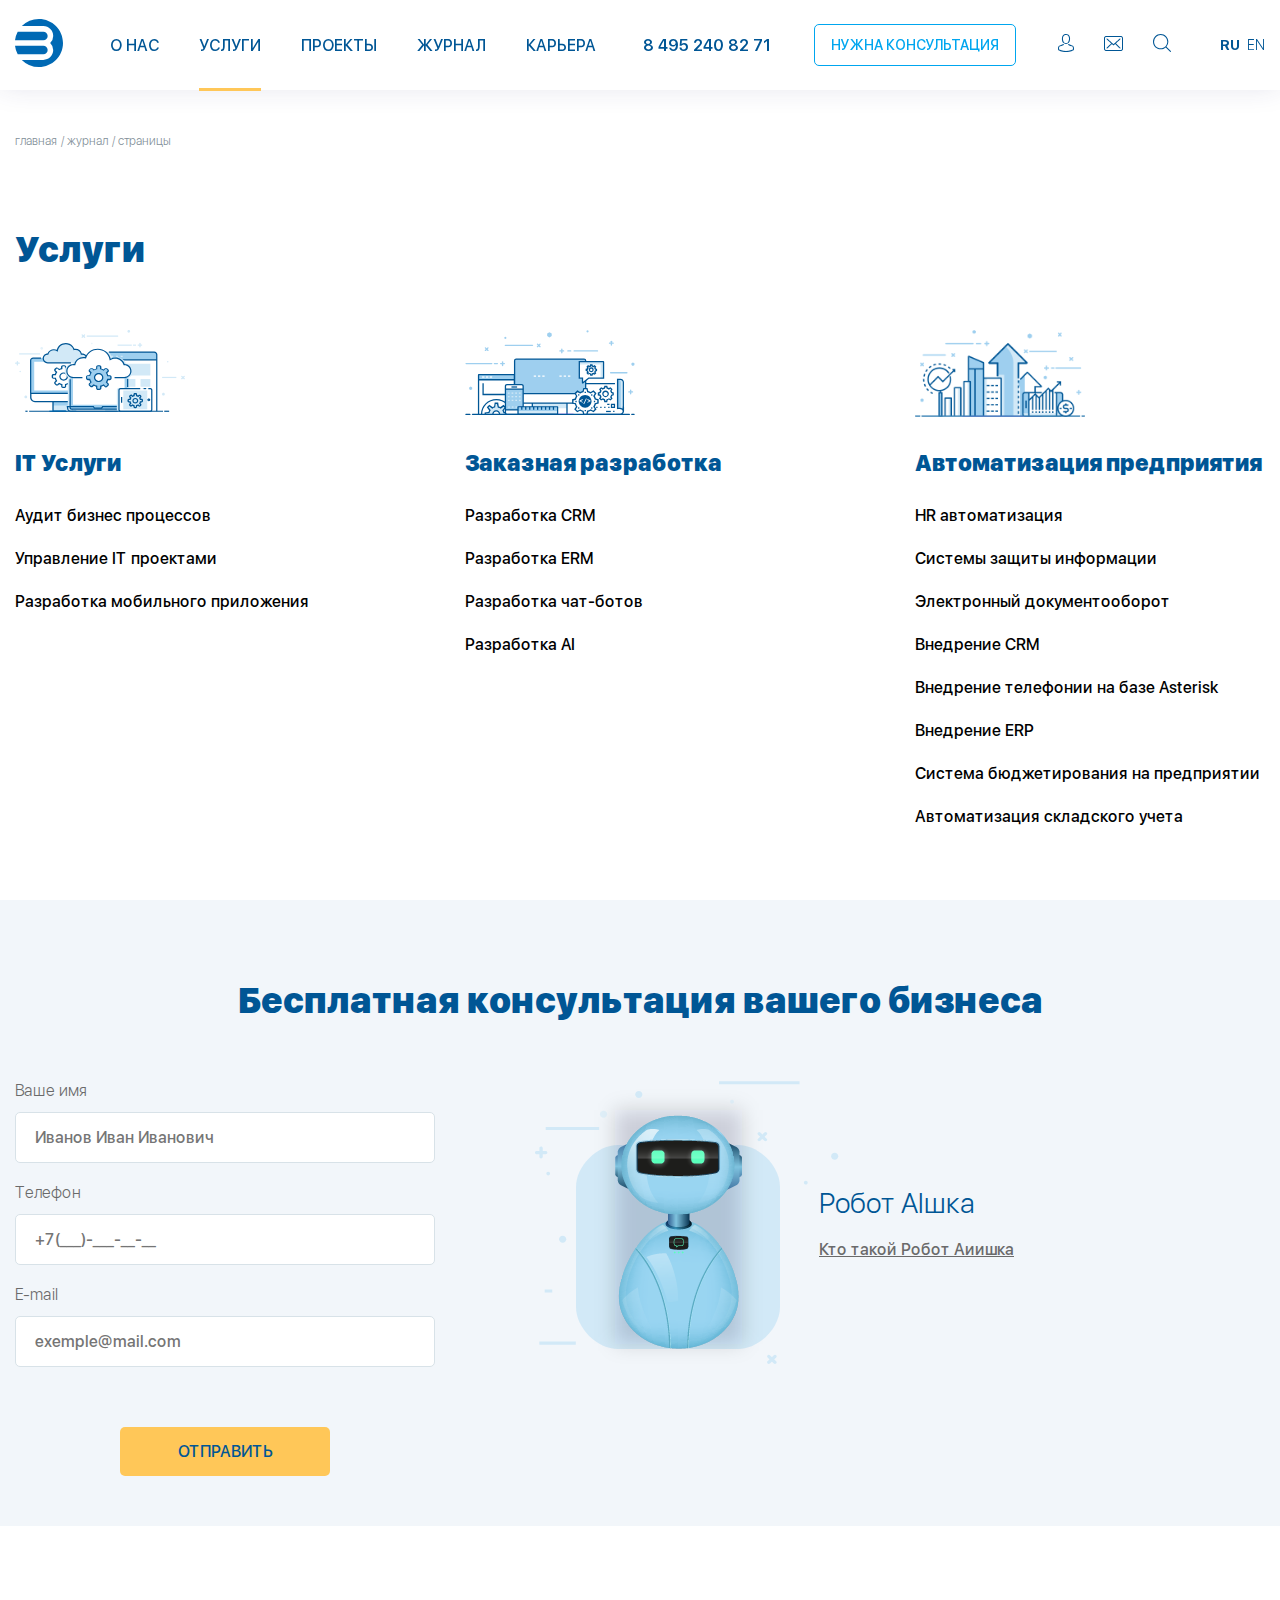
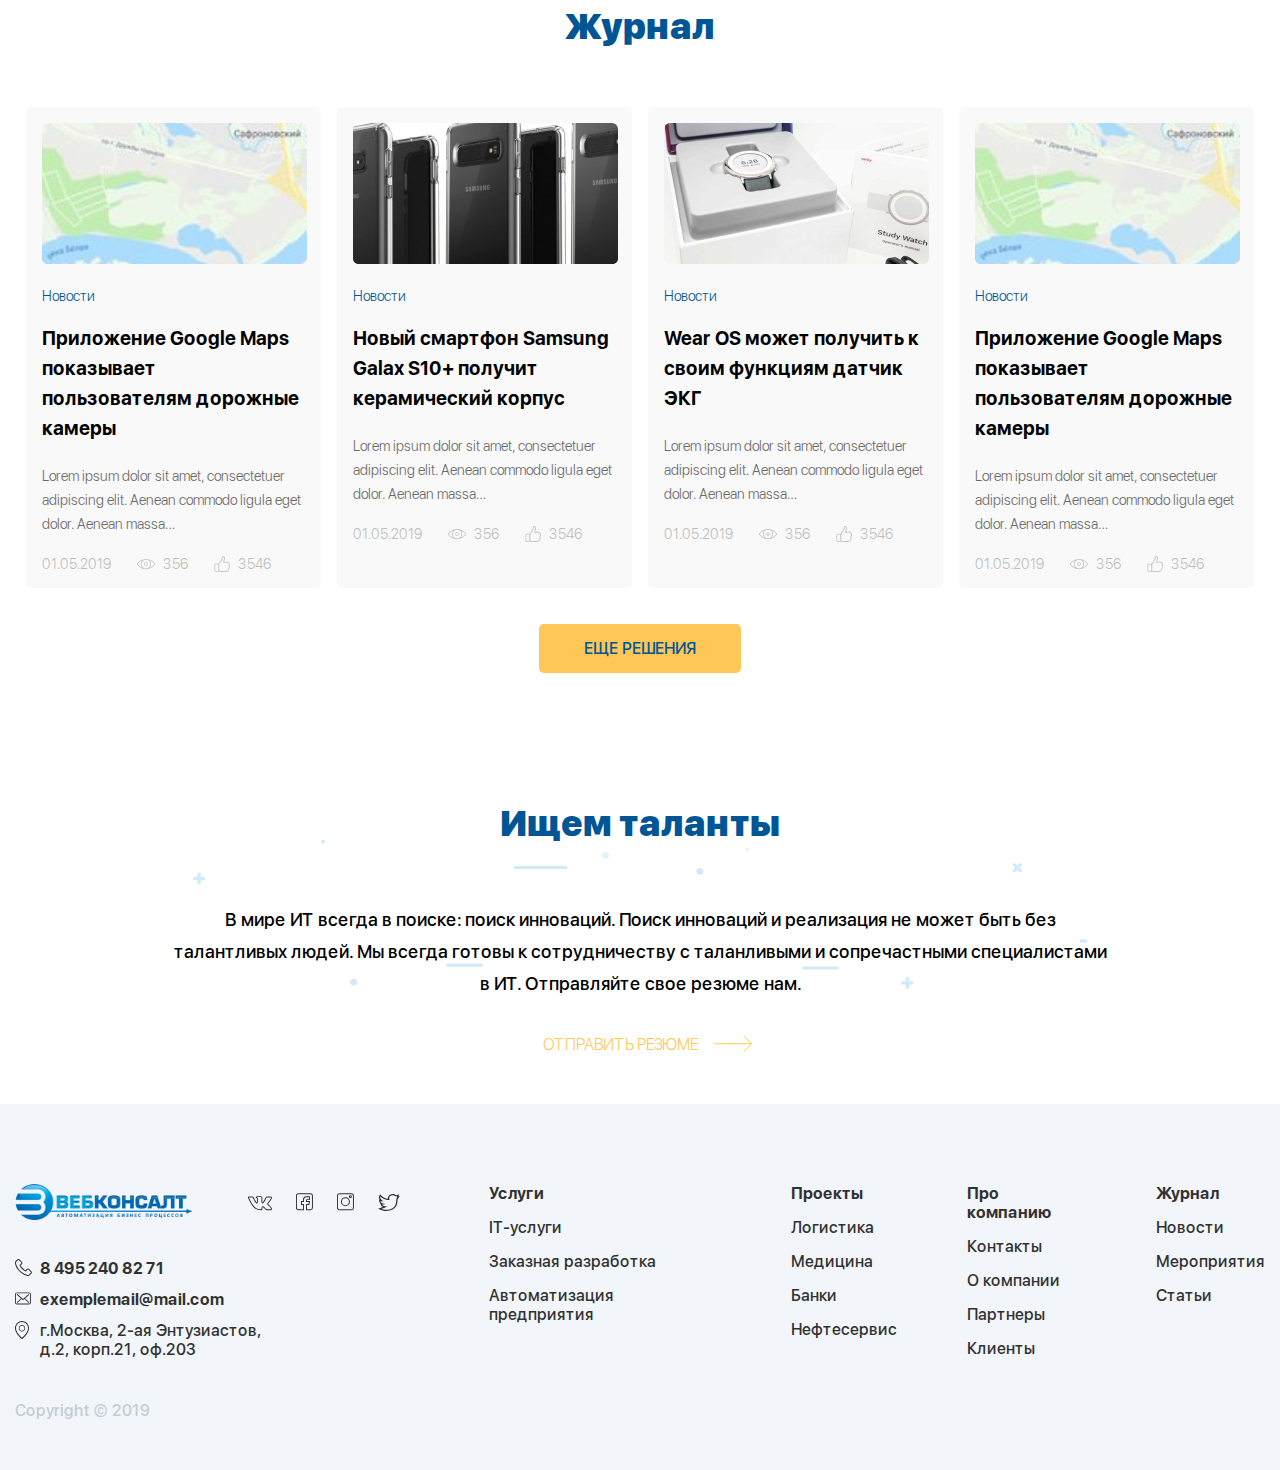
<file: services.html>
<!DOCTYPE html>
<html lang="en">
<head>
  <meta charset="UTF-8">
  <meta name="viewport" content="width=device-width, initial-scale=1.0">
  <title>WebConsalt</title>
  <link rel="stylesheet" href="css/main.css">
  <link rel="stylesheet" href="https://use.fontawesome.com/releases/v5.7.2/css/all.css" integrity="sha384-fnmOCqbTlWIlj8LyTjo7mOUStjsKC4pOpQbqyi7RrhN7udi9RwhKkMHpvLbHG9Sr" crossorigin="anonymous">
</head>
<body>
  <div class="wrapper">


    <header class="header">
      <div class="container container_table">
        <a href="tel:84952408271" class="tel">8 495 240 82 71</a>

        <div class="icon-wrap">

          <a href="#">
            <img src="img/Path_4.svg" alt="">
          </a>

          <a href="#">
            <img src="img/2-layers.png" alt="">
          </a>

          <a href="#" class="searchShow">
            <img src="img/Path_7.svg" alt="">
          </a>

          <form action="#" class="search">
            <div class="search__wrap">
              <input class="search__input" type="text" name="search">
              <button class="search__btn" type="submit"></button>
            </div>
          </form>
        </div>
      </div>
      <div class="container headerFixed">

        <div class="logo">
          <a href="index.html">
            <img src="img/logo.svg" alt="">
          </a>
        </div>

        <nav class="nav">
          <ul class="nav__list">
            <li class="nav__item"><a href="about.html" class="nav__link">О нас</a></li>
            <li class="nav__item"><a href="services.html" class="nav__link nav__link_active">Услуги</a></li>
            <li class="nav__item"><a href="it.html" class="nav__link">Проекты</a></li>
            <li class="nav__item"><a href="magazine.html" class="nav__link">Журнал</a></li>
            <li class="nav__item"><a href="service-banners.html" class="nav__link">Карьера</a></li>
          </ul>
        </nav>
        

        <a href="tel:84952408271" class="tel">8 495 240 82 71</a>

        <a href="#" class="consult">НУЖНА КОНСУЛЬТАЦИЯ</a>

        <div class="icon-wrap">

          <a href="#">
            <img src="img/Path_4.svg" alt="">
          </a>

          <a href="#">
            <img src="img/2-layers.png" alt="">
          </a>

          <a href="#" class="searchShow">
            <img src="img/Path_7.svg" alt="">
          </a>

          <form action="#" class="search">
            <div class="search__wrap">
              <input class="search__input" type="text" name="search">
              <button class="search__btn" type="submit"></button>
            </div>
          </form>
        </div>

        <div class="lang">
          <a href="#" class="lang__link lang__link_active">RU</a>
          <a href="#" class="lang__link">EN</a>
        </div>


        <div class="burger-opener">
          <svg class="ham hamRotate ham1" viewBox="0 0 100 100" width="80" onclick="this.classList.toggle('active')">
            <path
            class="line top"
            d="m 30,33 h 40 c 0,0 9.044436,-0.654587 9.044436,-8.508902 0,-7.854315 -8.024349,-11.958003 -14.89975,-10.85914 -6.875401,1.098863 -13.637059,4.171617 -13.637059,16.368042 v 40" />
            <path
            class="line middle"
            d="m 30,50 h 40" />
            <path
            class="line bottom"
            d="m 30,67 h 40 c 12.796276,0 15.357889,-11.717785 15.357889,-26.851538 0,-15.133752 -4.786586,-27.274118 -16.667516,-27.274118 -11.88093,0 -18.499247,6.994427 -18.435284,17.125656 l 0.252538,40" />
          </svg>
        </div>

      </div>
    </header>

    <main class="main main-padding">

      <div class="pegeNav">
        <div class="container">
          <a href="#">главная</a>
          <span> / </span>
          <a href="#">журнал</a>
          <span> / </span>
          <a href="#">страницы</a>
        </div>
      </div>

      <section class="attendance-section section-padding">
        <div class="container">
          <h2 class="section-title">Услуги</h2>

          <div class="attendance-wrap">
            <div class="attendance">
              <div class="attendance__img">
                <img src="img/compseting.svg" alt="">
              </div>
              <h3 class="attendance__title">IT Услуги</h3>
              <a href="it.html" class="attendance__link">Аудит бизнес процессов</a>
              <a href="it.html" class="attendance__link">Управление IT проектами </a>
              <a href="it.html" class="attendance__link">Разработка мобильного приложения</a>
            </div>
            <div class="attendance">
              <div class="attendance__img">
                <img src="img/comp.svg" alt="">
              </div>
              <h3 class="attendance__title">Заказная разработка</h3>
              <a href="it.html" class="attendance__link">Разработка CRM</a>
              <a href="it.html" class="attendance__link">Разработка ERM</a>
              <a href="it.html" class="attendance__link">Разработка чат-ботов</a>
              <a href="it.html" class="attendance__link">Разработка AI</a>
            </div>
            <div class="attendance">
              <div class="attendance__img">
                <img src="img/arrov.png" alt="">
              </div>
              <h3 class="attendance__title">Автоматизация предприятия</h3>
              <a href="it.html" class="attendance__link">HR автоматизация</a>
              <a href="it.html" class="attendance__link">Системы защиты информации</a>
              <a href="it.html" class="attendance__link">Электронный документооборот</a>
              <a href="it.html" class="attendance__link">Внедрение CRM</a>
              <a href="it.html" class="attendance__link">Внедрение телефонии на базе Asterisk</a>
              <a href="it.html" class="attendance__link">Внедрение ERP</a>
              <a href="it.html" class="attendance__link">Система бюджетирования на предприятии</a>
              <a href="it.html" class="attendance__link">Автоматизация складского учета</a>
            </div>
          </div>
        </div>
      </section>

      <section class="robot-section section-padding">
        <div class="container">

          <h2 class="section-title">Бесплатная консультация вашего бизнеса</h2>

          <div class="contact-wrapp">

            <form action="#" class="contact-form">
              <span class="form-name">Ваше имя</span>
              <input placeholder="Иванов Иван Иванович" type="text" class="contact-input">
              <span class="form-name">Телефон</span>
              <input placeholder="+7(___)-___-__-__" type="text" class="contact-input">
              <span class="form-name">E-mail</span>
              <input placeholder="exemple@mail.com" type="text" class="contact-input">
              <button type="submit" class="orange-btn">Отправить</button> 
            </form>

            <div class="contact-bot">
              <img src="img/robot.svg" alt="">
              <div class="contact-infobot">
                <h3>Робот AIшка</h3>
                <a href="#">Кто такой Робот Аиишка</a>
              </div>
            </div>

          </div>
        </div>
      </section>

      <section class="magazine-section section-padding">
        <h2 class="section-title">Журнал</h2>

        <div class="container">

          <div class="magazine-wrap">

            <a href="#" class="magazine">
              <div class="magazine__img">
                <img src="img/imgMap.jpg" alt="">
              </div>
              <span class="magazine__news">Новости</span>
              <h3 class="magazine__title">Приложение Google Maps
                показывает пользователям
              дорожные камеры</h3>
              <p class="magazine__text">Lorem ipsum dolor sit amet, consectetuer
                adipiscing elit. Aenean commodo ligula
              eget dolor. Aenean massa…</p>
              <div class="magazine__dataWrap">
                <span class="magazine__data">01.05.2019</span>
                <span class="magazine__viwes">
                  <img src="img/eye.png" alt="">
                  <span class="magazine__box">356</span>
                </span>
                <span class="magazine__viwes">
                  <img src="img/like.png" alt="">
                  <span class="magazine__box">3546</span>
                </span>
              </div>
            </a>

            <a href="#" class="magazine">
              <div class="magazine__img">
                <img src="img/Imagtell.jpg" alt="">
              </div>
              <span class="magazine__news">Новости</span>
              <h3 class="magazine__title">Новый смартфон Samsung
                Galax S10+ получит
              керамический корпус</h3>
              <p class="magazine__text">Lorem ipsum dolor sit amet, consectetuer
                adipiscing elit. Aenean commodo ligula
              eget dolor. Aenean massa…</p>
              <div class="magazine__dataWrap">
                <span class="magazine__data">01.05.2019</span>
                <span class="magazine__viwes">
                  <img src="img/eye.png" alt="">
                  <span class="magazine__box">356</span>
                </span>
                <span class="magazine__viwes">
                  <img src="img/like.png" alt="">
                  <span class="magazine__box">3546</span>
                </span>
              </div>
            </a>

            <a href="#" class="magazine">
              <div class="magazine__img">
                <img src="img/Imagmed.jpg" alt="">
              </div>
              <span class="magazine__news">Новости</span>
              <h3 class="magazine__title">Wear OS может получить
                к своим функциям
              датчик ЭКГ</h3>
              <p class="magazine__text">Lorem ipsum dolor sit amet, consectetuer
                adipiscing elit. Aenean commodo ligula
              eget dolor. Aenean massa…</p>
              <div class="magazine__dataWrap">
                <span class="magazine__data">01.05.2019</span>
                <span class="magazine__viwes">
                  <img src="img/eye.png" alt="">
                  <span class="magazine__box">356</span>
                </span>
                <span class="magazine__viwes">
                  <img src="img/like.png" alt="">
                  <span class="magazine__box">3546</span>
                </span>
              </div>
            </a>

            <a href="#" class="magazine">
              <div class="magazine__img">
                <img src="img/imgMap.jpg" alt="">
              </div>
              <span class="magazine__news">Новости</span>
              <h3 class="magazine__title">Приложение Google Maps
                показывает пользователям
              дорожные камеры</h3>
              <p class="magazine__text">Lorem ipsum dolor sit amet, consectetuer
                adipiscing elit. Aenean commodo ligula
              eget dolor. Aenean massa…</p>
              <div class="magazine__dataWrap">
                <span class="magazine__data">01.05.2019</span>
                <span class="magazine__viwes">
                  <img src="img/eye.png" alt="">
                  <span class="magazine__box">356</span>
                </span>
                <span class="magazine__viwes">
                  <img src="img/like.png" alt="">
                  <span class="magazine__box">3546</span>
                </span>
              </div>
            </a>

          </div>

          <a href="#" class="orange-btn">Еще решения</a>
        </div>
      </section>

      <section class="talents-section section-padding">
        <div class="container">
          <div class="talents-wrap">
            <h2 class="section-title">Ищем таланты</h2>
            <p class="talents-paragraph">В мире ИТ всегда в поиске: поиск инноваций. Поиск инноваций и реализация не может быть без талантливых людей. Мы всегда готовы к сотрудничеству с таланливыми и сопречастными специалистами в ИТ. Отправляйте свое резюме нам.</p>
            <a href="#" class="talents-btn">ОТПРАВИТЬ РЕЗЮМЕ</a>
          </div>
        </div>
      </section>
    </main>

    <footer class="footer section-padding">
      <div class="container">
        <div class="footer-wrapp">

          <div class="footer-contact">

            <div class="footer-logo">
              <a href="#" class="footer-logo-link">
                <img src="img/WEBCONSULT.svg" alt="">
              </a>

              <div class="footer-soc">
                <a href="#" class="footer-soc-link"><img src="img/vk.svg" alt=""></a>
                <a href="#" class="footer-soc-link"><img src="img/fb.svg" alt=""></a>
                <a href="#" class="footer-soc-link"><img src="img/instagram.svg" alt=""></a>
                <a href="#" class="footer-soc-link"><img src="img/twitter.svg" alt=""></a>
              </div>
            </div>

            <div class="footer-form">
              <a href="#" class="footer-link footer-tell">8 495 240 82 71</a>
              <a href="#" class="footer-link footer-email">exemplemail@mail.com</a>
              <a href="#" class="footer-link footer-adress">г.Москва, 2-ая Энтузиастов, д.2, корп.21, оф.203</a>
            </div>

            <div class="footerNav footerNav_tablet">
              <a href="#" class="footerNav__link">Услуги</a>
              <a href="#" class="footerNav__link">Проекты</a>
              <a href="#" class="footerNav__link">Журнал</a>
              <a href="#" class="footerNav__link">Про компанию</a>
            </div>

            <p class="copyright">Copyright © 2019</p>
          </div>
          <div class="footerNavWrap">
            <div class="footerNav">
              <h3 class="footerNav__title">Услуги</h3>
              <a href="#" class="footerNav__link">IT-услуги</a>
              <a href="#" class="footerNav__link">Заказная разработка</a>
              <a href="#" class="footerNav__link">Автоматизация предприятия</a>
            </div>

            <div class="footerNav">
              <h3 class="footerNav__title">Проекты</h3>
              <a href="#" class="footerNav__link">Логистика</a>
              <a href="#" class="footerNav__link">Медицина</a>
              <a href="#" class="footerNav__link">Банки</a>
              <a href="#" class="footerNav__link">Нефтесервис</a>
            </div>

            <div class="footerNav">
              <h3 class="footerNav__title">Про компанию</h3>
              <a href="#" class="footerNav__link">Контакты</a>
              <a href="#" class="footerNav__link">О компании</a>
              <a href="#" class="footerNav__link">Партнеры</a>
              <a href="#" class="footerNav__link">Клиенты</a>
            </div>

            <div class="footerNav">
              <h3 class="footerNav__title">Журнал</h3>
              <a href="#" class="footerNav__link">Новости</a>
              <a href="#" class="footerNav__link">Мероприятия</a>
              <a href="#" class="footerNav__link">Статьи</a>
            </div>
          </div>
        </div>
      </div>
    </footer>

  </div>
  <script src="js/jquery-3.3.1.min.js"></script>
  <script src="js/slick-js.js"></script>
  <script src="js/main.js"></script>

</body>
</html>
</file>
